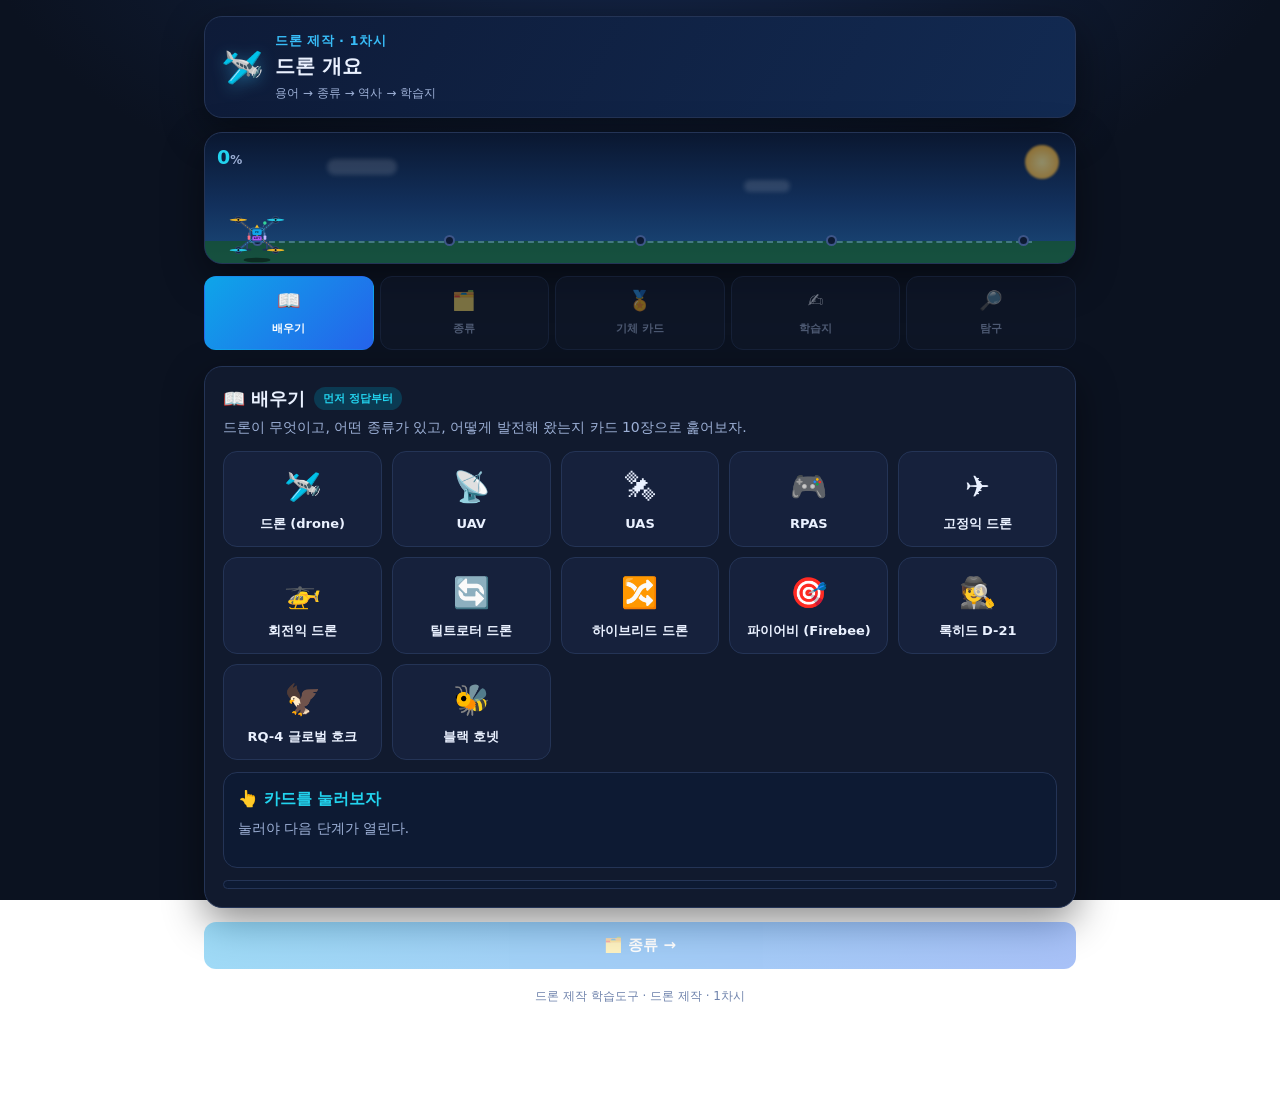
<file: 01-drone-overview.html>
<!DOCTYPE html>
<html lang="ko">
<head>
<meta charset="UTF-8">
<!-- 수업용 「모두 같은 문제」 — ?fix=1 로 열면 문제·보기 순서가 고정됩니다 -->
<script src="https://hongyul67-cpu.github.io/links/fixorder.js"></script>
<meta name="viewport" content="width=device-width, initial-scale=1.0, maximum-scale=1.0, user-scalable=no">
<title>1차시 · 드론 개요</title>
<link rel="stylesheet" href="lesson.css">
</head>
<body>
<script src="https://hongyul67-cpu.github.io/links/collector.js" data-tool="드론 제작 마스터"></script>
<script src="rc-part.js"></script>
<script src="https://hongyul67-cpu.github.io/links/rank.js" data-tool="드론 제작" data-pace="class"></script>
<script>
/* ── 랭킹전(공용 계급) + 생기부 키워드 ──
   · 랭킹: 같은 data-tool("드론 제작")을 쓰는 도구끼리 RP(랭크 포인트)가 하나로 쌓인다.
   · 생기부: 제출할 때 활동명·도전횟수·계급이 자동으로 얹혀 키워드·문장 초안이 만들어진다. */
(function(){
  var MODE_NAME = '드론 개요';
  var TRY_KEY   = 'try_드론';

  function bumpTry(m){
    var d={}; try{ d=JSON.parse(localStorage.getItem(TRY_KEY))||{}; }catch(e){}
    d[m]=(d[m]||0)+1;
    try{ localStorage.setItem(TRY_KEY, JSON.stringify(d)); }catch(e){}
    return d[m];
  }
  /* 오른쪽 아래에는 이미 다른 단추들이 산다 —
     fx.js 의 소리 토글(#fxSnd) 이다.
     그냥 두면 계급 배지가 그 위에 그대로 포개져 글자가 겹쳐 읽히지 않는다.
     붙어 있는 것들을 재서 그 위로 올린다(backbar.js 가 왼쪽 아래에서 쓰는 방식과 같다).
     두 단추가 fx.js 처럼 늦게 붙는 경우가 있어 load 뒤에 한 번 더 잰다. */
  function stackBadge(el){
    function place(){
      var up=10;
      ['#fxSnd'].forEach(function(s){
        var o=document.querySelector(s); if(!o) return;
        var r=o.getBoundingClientRect();
        if(r.height) up=Math.max(up, Math.round(window.innerHeight-r.top)+6);
      });
      el.style.bottom=up+'px';
    }
    place();
    setTimeout(place,0);
    window.addEventListener('load',place);
    window.addEventListener('resize',place);   /* 폰 회전·창 크기 바뀜 */
  }
  /* 도구마다 화면 구조가 달라, 계급은 화면 구석 배지로 공통 표시한다 */
  function paintBadge(){
    if(!window.Rank || !document.body) return;
    var el=document.getElementById('rk-badge');
    if(!el){
      el=document.createElement('div'); el.id='rk-badge';
      el.style.cssText='position:fixed;right:10px;bottom:10px;z-index:9998;'
        +'font-size:11.5px;opacity:.9;pointer-events:none';
      document.body.appendChild(el);
      stackBadge(el);
    }
    try{ el.innerHTML=Rank.badge(); }catch(e){}
  }
  window.RankKit = {
    mode: MODE_NAME,
    /* 채점이 끝난 지점에서 호출 — RP 정산 + 승급 연출 */
    award: function(pct, mode){
      if(!window.Rank) return null;
      var rk=null;
      try{ rk=Rank.award(pct, {mode: mode||MODE_NAME}); }catch(e){}
      paintBadge();
      if(rk && rk.tierUp && window.FX){
        try{ FX.banner({icon:rk.tierAfter.icon, title:rk.tierAfter.name+' 승급!',
                        sub:rk.after+' RP · '+rk.tierAfter.full, stars:3}); }catch(e){}
      }
      return rk;
    }
  };
  if(document.readyState==='loading') document.addEventListener('DOMContentLoaded', paintBadge);
  else paintBadge();

  /* 생기부 — 제출 payload 에 활동명·도전횟수·계급을 자동으로 붙인다 */
  var t=setInterval(function(){
    if(!window.ResultCollector) return;
    clearInterval(t);
    if(ResultCollector.__kit) return;
    ResultCollector.__kit=1;
    var orig=ResultCollector.open;
    ResultCollector.open=function(p){
      p=p||{};
      var m=p.mode||MODE_NAME;
      p.mode=m;
      if(p.retry===undefined) p.retry=bumpTry(m);
      if(p.tier===undefined && window.Rank){ try{ p.tier=Rank.get().tier.full; }catch(e){} }
      return orig.call(this,p);
    };
  }, 60);
})();
</script>
<script src="drone-anim.js"></script>
<script src="https://hongyul67-cpu.github.io/links/fx.js"></script>
<script src="https://hongyul67-cpu.github.io/links/fig.js"></script>
<script src="figs.js"></script>
<script src="lesson.js"></script>
<script>
Lesson.start({
 id:"01", logo:"🛩️",
 tag:"드론 제작 · 1차시", name:"드론 개요",
 sub:"용어 → 종류 → 역사 → 학습지",
 steps:[

 {key:"learn", ico:"📖", label:"배우기", type:"cards",
  intro:"드론이 무엇이고, 어떤 종류가 있고, 어떻게 발전해 왔는지 카드 10장으로 훑어보자.",
  data:[
   {i:"🛩️", n:"드론 (drone)", d:[
     "조종사가 <b>타지 않고</b> 원격 조종으로 유도하는 항공기나 비행체.",
     "원래 뜻은 <b>수벌</b>. 벌이 윙윙거리는 소리에서 왔다.",
     "군함의 <b>대공포 사격 훈련에서 표적</b>으로 쓰인 원격 조종 무인항공기를 가리키던 말이 굳어졌다.",
     "지금은 사물인터넷(IoT)·디지털 트윈과 연결되며 발전 가능성이 계속 커지고 있다."]},
   {i:"📡", n:"UAV", d:[
     "Unmanned Aerial Vehicle — <b>무인 항공기</b>.",
     "사람이 타지 않는 <b>비행체 그 자체</b>를 가리킨다.",
     "가장 널리 쓰이는 공식 용어다."]},
   {i:"🛰", n:"UAS", d:[
     "Unmanned Aerial System — <b>무인 항공기 시스템</b>.",
     "비행체만이 아니라 <b>지상통제소·통신 장비·조종자까지 묶은 전체 시스템</b>을 뜻한다.",
     "드론 하나만으로는 임무를 못 하기 때문에 시스템으로 보는 관점이다."]},
   {i:"🎮", n:"RPAS", d:[
     "Remotely Piloted Aircraft System — <b>원격 조종 항공기 시스템</b>.",
     "<b>사람이 원격으로 조종한다</b>는 점을 분명히 하는 용어다.",
     "국제민간항공기구(ICAO)에서 쓰는 표현이다."]},
   {i:"✈️", n:"고정익 드론", d:[
     "날개가 <b>고정</b>되어 있고, 앞으로 나아가며 날개에서 양력을 얻는다.",
     "장점: <b>멀리·오래·빠르게</b> 난다. 넓은 지역 측량·감시에 유리.",
     "단점: <b>제자리에 멈출 수 없고</b>, 이착륙에 활주로나 발사 장치가 필요하다."]},
   {i:"🚁", n:"회전익 드론", d:[
     "프로펠러(로터)를 돌려 양력을 얻는다. 프로펠러가 4개면 <b>쿼드콥터</b>.",
     "장점: <b>수직 이착륙</b>과 <b>호버링(제자리 정지)</b>이 된다. 좁은 곳에서도 뜬다.",
     "단점: 에너지를 많이 써서 <b>체공 시간이 짧다</b>.",
     "우리가 만드는 <b>멀티콥터</b>가 바로 이 종류다."]},
   {i:"🔄", n:"틸트로터 드론", d:[
     "로터(프로펠러)를 <b>기울일 수 있다</b>.",
     "이착륙할 때는 로터를 위로 세워 <b>회전익처럼</b>, 순항할 때는 앞으로 눕혀 <b>고정익처럼</b> 난다.",
     "두 방식의 장점을 합쳤지만 <b>구조가 복잡하고 비싸다</b>."]},
   {i:"🔀", n:"하이브리드 드론", d:[
     "고정익 날개에 <b>수직 이착륙용 로터를 따로</b> 달았다.",
     "로터는 뜨고 내릴 때만 쓰고, 순항은 날개와 추진 프로펠러로 한다.",
     "틸트로터보다 구조가 단순해 실제 산업용으로 많이 쓴다."]},
   {i:"🎯", n:"파이어비 (Firebee)", d:[
     "<b>드론의 효시</b>로 불린다.",
     "1950년대 미국이 <b>표적용</b>으로 쓰던 무인항공기를 <b>제트 추진 정찰용</b>으로 개발했다.",
     "<b>베트남전</b>에서 정찰용으로 사용하기 시작했다."]},
   {i:"🕵️", n:"록히드 D-21", d:[
     "<b>마하 3 이상</b>의 초음속 정찰 드론.",
     "1960년 5월 1일 미국의 <b>U-2 고고도 유인 정찰기가 소련 상공에서 격추</b>된 사건이 계기.",
     "유인 정찰기가 하기 어려운 임무를 <b>대행</b>하기 위해 1962년에 개발됐다."]},
   {i:"🦅", n:"RQ-4 글로벌 호크", d:[
     "최대 중량 <b>14.6t</b>, 순항 속도 <b>570km/h</b>.",
     "<b>32시간 이상</b> 장시간 체공해 하루 만에 한반도 절반 크기를 감시한다.",
     "최고 <b>1만 8,000m</b> 고공에서 정밀 감시가 가능하다."]},
   {i:"🐝", n:"블랙 호넷", d:[
     "길이 <b>16cm</b>, 카메라 포함 무게 <b>18g</b>의 초소형·초경량 드론.",
     "약 <b>25분</b> 비행한다.",
     "적의 <b>위치</b>와 <b>시설물 위치 파악</b> 등 정찰용으로 쓴다."]}
  ]},

 {key:"kind", ico:"🗂️", label:"종류", type:"sort",
  intro:"각 설명이 어떤 드론의 특징인지 알맞은 통에 넣자.",
  hint:"💡 <b>고정익</b>=멀리·오래 / <b>회전익</b>=제자리·좁은 곳 / <b>틸트로터</b>=로터를 기울임 / <b>하이브리드</b>=날개+수직 로터를 따로",
  data:{
   bins:["고정익","회전익","틸트로터","하이브리드"],
   items:[
    {t:"날개가 고정되어 있고 앞으로 나아가며 양력을 얻는다", bin:"고정익"},
    {t:"이착륙에 활주로나 발사 장치가 필요하다", bin:"고정익"},
    {t:"수직 이착륙과 호버링(제자리 정지)이 된다", bin:"회전익"},
    {t:"쿼드콥터·멀티콥터가 여기에 속한다", bin:"회전익"},
    {t:"에너지를 많이 써서 체공 시간이 짧다", bin:"회전익"},
    {t:"로터를 세웠다 눕혔다 하며 두 방식을 오간다", bin:"틸트로터"},
    {t:"고정익 날개에 수직 이착륙용 로터를 따로 달았다", bin:"하이브리드"}
   ]}},

 {key:"hist", ico:"🏅", label:"기체 카드", type:"match",
  intro:"역사에 남은 드론들이다. 기체와 설명을 연결하자.",
  hint:"💡 <b>14.6t·570km/h·32시간</b>이면 글로벌 호크, <b>16cm·18g</b>이면 블랙 호넷. 숫자를 기억하면 시험에서 바로 풀린다.",
  data:[
   {k:"파이어비",       a:"1950년대 미국이 표적용을 정찰용으로 개발 — 베트남전에서 사용한 드론의 효시"},
   {k:"록히드 D-21",    a:"마하 3 이상의 초음속 정찰 드론 — U-2 격추 사건을 계기로 1962년 개발"},
   {k:"RQ-4 글로벌 호크", a:"최대 중량 14.6t · 순항 570km/h · 32시간 이상 체공 · 1만 8,000m 고공 감시"},
   {k:"블랙 호넷",      a:"길이 16cm · 카메라 포함 18g · 약 25분 비행하는 초소형 정찰 드론"},
   {k:"MQ-1 프레데터",  a:"최대 이륙 중량 1톤 · 100kg 무장이 가능한 중고도 무장 드론"}
  ]},

 {key:"quiz", ico:"✍️", label:"학습지", type:"quiz",
  intro:"12문제다. 다 풀고 <b>채점하기</b>를 누르자.",
  data:[
  {q:"조종사가 탑승하지 않고 원격 조종으로 유도하는 항공기나 비행체를 무엇이라 하는가?",
   a:["드론","글라이더","헬리콥터","여객기"], c:0,
   x:"원래 '수벌'이라는 뜻으로, 대공포 훈련 표적에서 유래했다."},
  {q:"UAV를 우리말로 옮기면?",
   a:["무인 항공기","유인 항공기","회전익 항공기","초경량 비행장치"], c:0,
   x:"Unmanned Aerial Vehicle — 사람이 타지 않는 비행체 그 자체."},
  {q:"비행체뿐 아니라 지상통제소·통신 장비까지 묶은 '시스템 전체'를 뜻하는 약자는?",
   a:["UAS","UAV","FC","ESC"], c:0,
   x:"Unmanned Aerial System. 드론은 기체만으로 임무를 수행할 수 없다."},
  {q:"'사람이 원격으로 조종한다'는 점을 분명히 하는 용어는?",
   a:["RPAS","UAV","GPS","PWM"], c:0,
   x:"Remotely Piloted Aircraft System — 원격 조종 항공기 시스템."},
  {q:"수직 이착륙과 호버링이 가능한 드론은?",
   a:["회전익 드론","고정익 드론","글라이더","비행선"], c:0,
   x:"프로펠러를 돌려 양력을 얻으므로 제자리에서 뜨고 멈출 수 있다."},
  {q:"멀리·오래 날 수 있지만 제자리에 멈출 수 없는 드론은?",
   a:["고정익 드론","회전익 드론","쿼드콥터","멀티콥터"], c:0,
   x:"앞으로 나아가야 날개에서 양력이 생기기 때문이다."},
  {q:"로터를 기울여 이착륙은 회전익처럼, 순항은 고정익처럼 나는 드론은?",
   a:["틸트로터 드론","하이브리드 드론","고정익 드론","회전익 드론"], c:0,
   x:"두 방식의 장점을 합쳤지만 구조가 복잡하다."},
  {q:"드론의 효시로 불리며 베트남전에서 정찰용으로 쓰인 기체는?",
   a:["파이어비","록히드 D-21","글로벌 호크","블랙 호넷"], c:0,
   x:"표적용으로 쓰던 것을 제트 추진 정찰용으로 개발했다."},
  {q:"최대 중량 14.6t, 순항 속도 570km/h로 32시간 이상 체공하며 1만 8,000m 고공에서 정밀 감시하는 드론은?",
   a:["RQ-4 글로벌 호크","블랙 호넷","파이어비","록히드 D-21"], c:0,
   x:"하루 만에 한반도 절반 크기를 감시할 수 있다."},
  {q:"길이 16cm, 카메라 포함 무게 18g, 약 25분 비행하는 초소형 정찰 드론은?",
   a:["블랙 호넷","파이어비","MQ-1 프레데터","록히드 D-21"], c:0,
   x:"적의 위치와 시설물 위치를 파악하는 정찰용이다."},
  {q:"마하 3 이상으로 나는 초음속 정찰 드론으로, U-2 격추 사건을 계기로 개발된 것은?",
   a:["록히드 D-21","RQ-4","파이어비","블랙 호넷"], c:0,
   x:"유인 정찰기가 하기 어려운 임무를 대행하려고 1962년에 개발됐다."},
  {q:"인공지능을 활용한 드론 기술로 볼 수 없는 것은?",
   a:["사람이 조종간을 잡고 처음부터 끝까지 수동으로 비행하는 것","주변 환경과 장애물을 감지해 실시간으로 최적 경로를 설정","딥러닝으로 특정 사물을 인식해 추적·모니터링","농작물 상태를 분석해 물·비료 사용량을 조정"], c:0,
   x:"나머지 셋은 모두 AI 드론 기술이다. 수동 비행은 AI와 관계가 없다."}
 ]},

 {key:"probe", ico:"🔎", label:"탐구", type:"probe",
  topic:"관심 있는 드론(또는 무인기)을 <b>하나</b> 골라, 어떤 종류이고 어디에 어떻게 쓰이는지 조사해 보자.",
  keywords:["드론 이름 + 스펙","드론 활용 분야","산업용 드론","군용 드론","고정익 vs 회전익"],
  fields:[
   {k:"name",   label:"조사한 기체 (이름·제조사)", tip:"예) DJI Mavic 3 · DJI", min:6, short:true},
   {k:"type",   label:"어떤 종류인가 (고정익/회전익/틸트로터/하이브리드)와 그 근거", tip:"왜 그 종류라고 생각했는지도 함께", min:20},
   {k:"use",    label:"어디에 어떻게 쓰이나 (활용 분야)", tip:"촬영·측량·농업·군사·배송 등 실제 쓰임", min:25},
   {k:"feature",label:"이 기체의 특징·장점", tip:"크기·비행시간·특별한 기능 등", min:20},
   {k:"learned",label:"조사하며 새로 알게 된 점", tip:"몰랐던 것, '왜 그런지'까지 쓰면 좋다", min:25},
   {k:"src",    label:"참고한 자료(출처)", tip:"웹사이트 주소나 책 이름", min:4, short:true}
  ]}
]});
</script>
<!-- 공용 기록 초기화 (교실 공용 PC용) -->
<script src="https://hongyul67-cpu.github.io/links/reset.js"></script>
<script src="https://hongyul67-cpu.github.io/links/backbar.js"></script>
</body>
</html>
</file>
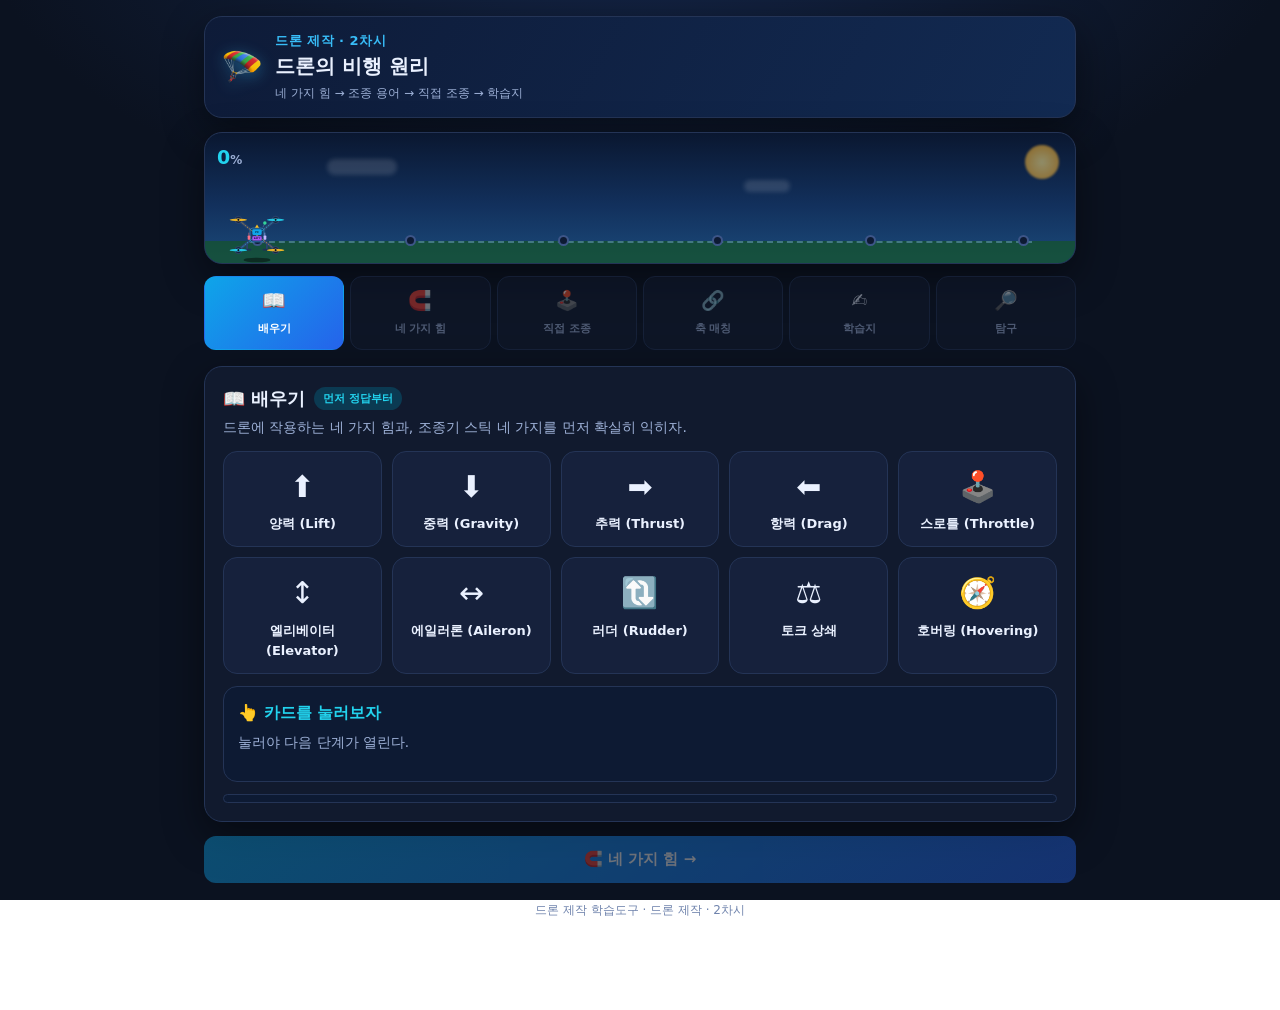
<file: 02-flight-principle.html>
<!DOCTYPE html>
<html lang="ko">
<head>
<meta charset="UTF-8">
<!-- 수업용 「모두 같은 문제」 — ?fix=1 로 열면 문제·보기 순서가 고정됩니다 -->
<script src="https://hongyul67-cpu.github.io/links/fixorder.js"></script>
<meta name="viewport" content="width=device-width, initial-scale=1.0, maximum-scale=1.0, user-scalable=no">
<title>2차시 · 드론의 비행 원리</title>
<link rel="stylesheet" href="lesson.css">
<style>
  /* 조종 실습 화면 */
  /* 넓은(데스크톱) 화면에서 정사각 arena가 너무 커져 드론이 화면 밖으로 나가던 문제:
     조종 영역 최대 폭을 제한해 드론과 조종 버튼이 한 화면에 들어오도록 한다 */
  .simwrap{display:grid;grid-template-columns:1fr 84px;gap:12px;margin:12px auto 0;max-width:440px}
  .arena{position:relative;aspect-ratio:1;border:1px solid var(--line);border-radius:16px;overflow:hidden;
    background:linear-gradient(0deg,rgba(56,189,248,.07) 1px,transparent 1px) 0 0/100% 12.5%,
               linear-gradient(90deg,rgba(56,189,248,.07) 1px,transparent 1px) 0 0/12.5% 100%,
               radial-gradient(circle at 50% 50%,#132a52,#0b1428)}
  .arena .pad{position:absolute;left:50%;top:50%;width:56px;height:56px;margin:-28px 0 0 -28px;
    border:2px dashed var(--gold);border-radius:50%;opacity:.5}
  .dsprite{position:absolute;width:74px;height:74px;margin:-37px 0 0 -37px;
    transition:left .5s ease,top .5s ease,transform .5s ease}
  /* DroneAnim이 #dsp 자신에 .dz(width:100%·margin:0 auto)를 붙여, 드론 창 폭이
     arena만큼 늘어나 오른쪽으로 삐져나가던 문제 수정. 같은 요소를 겨냥하는
     .dsprite.dz(우선순위 더 높음)로 74px 정사각·중심정렬을 되돌린다. */
  .dsprite.dz{width:74px;height:74px;max-width:none;aspect-ratio:auto;
    margin:-37px 0 0 -37px;overflow:visible}
  .dsprite svg{width:100%;height:100%;display:block}
  .dsprite .cap,.dsprite .shadow{display:none}
  .altbar{position:relative;background:#0d1a33;border:1px solid var(--line);border-radius:16px;overflow:hidden}
  .altfill{position:absolute;left:0;right:0;bottom:0;background:linear-gradient(0deg,#0ea5e9,#22d3ee);
    height:0;transition:height .5s ease}
  .altnum{position:absolute;left:0;right:0;top:8px;text-align:center;font-size:12px;font-weight:900;z-index:2}
  .ctrls{display:grid;grid-template-columns:repeat(2,1fr);gap:9px;margin-top:12px}
  .ctrl{background:#0d1a33;border:1px solid var(--line);border-radius:13px;padding:11px;text-align:left;
    color:var(--ink);font-size:13px;font-weight:800;cursor:pointer;font-family:inherit}
  .ctrl:hover{border-color:var(--brand)}
  .ctrl .cw{display:block;font-size:11px;color:var(--muted);font-weight:600;margin-top:2px}
  .ctrl.shake{animation:shk .4s}
  .mission{background:#3a2f10;border:1px solid #7c5b12;border-radius:13px;padding:12px 14px;
    font-size:14px;font-weight:800;color:#fde68a;margin-top:12px}
  .mission .mn{font-size:11.5px;color:#d6b45c;font-weight:700;display:block;margin-bottom:2px}
  /* 힘 4개 도해 */
  .forces{position:relative;width:100%;max-width:330px;aspect-ratio:1;margin:14px auto;
    background:radial-gradient(circle at 50% 50%,#16305c,#0d1a33);border:1px solid var(--line);border-radius:18px}
  .forces .fc{position:absolute;left:50%;top:50%;transform:translate(-50%,-50%);font-size:38px}
  .fslot{position:absolute;width:82px;height:40px;margin:-20px 0 0 -41px;border:2px dashed var(--line);
    border-radius:11px;display:grid;place-items:center;font-size:12px;font-weight:900;color:var(--muted);cursor:pointer}
  .fslot:hover{border-color:var(--brand)}
  .fslot.ok{border-style:solid;border-color:var(--good);background:#12402f;color:#a7f3d0}
  .fslot.shake{animation:shk .4s}
  .f-up{left:50%;top:14%} .f-dn{left:50%;top:86%} .f-fw{left:80%;top:50%} .f-bk{left:20%;top:50%}
  .farrow{position:absolute;color:var(--brand);font-size:20px}
  .a-up{left:50%;top:27%;transform:translateX(-50%)} .a-dn{left:50%;top:71%;transform:translateX(-50%)}
  .a-fw{left:67%;top:50%;transform:translateY(-50%)} .a-bk{left:29%;top:50%;transform:translateY(-50%)}
</style>
</head>
<body>
<script src="https://hongyul67-cpu.github.io/links/collector.js" data-tool="드론 제작 마스터"></script>
<script src="rc-part.js"></script>
<script src="https://hongyul67-cpu.github.io/links/rank.js" data-tool="드론 제작" data-pace="class"></script>
<script>
/* ── 랭킹전(공용 계급) + 생기부 키워드 ──
   · 랭킹: 같은 data-tool("드론 제작")을 쓰는 도구끼리 RP(랭크 포인트)가 하나로 쌓인다.
   · 생기부: 제출할 때 활동명·도전횟수·계급이 자동으로 얹혀 키워드·문장 초안이 만들어진다. */
(function(){
  var MODE_NAME = '드론 비행 원리';
  var TRY_KEY   = 'try_드론';

  function bumpTry(m){
    var d={}; try{ d=JSON.parse(localStorage.getItem(TRY_KEY))||{}; }catch(e){}
    d[m]=(d[m]||0)+1;
    try{ localStorage.setItem(TRY_KEY, JSON.stringify(d)); }catch(e){}
    return d[m];
  }
  /* 오른쪽 아래에는 이미 다른 단추들이 산다 —
     fx.js 의 소리 토글(#fxSnd) 이다.
     그냥 두면 계급 배지가 그 위에 그대로 포개져 글자가 겹쳐 읽히지 않는다.
     붙어 있는 것들을 재서 그 위로 올린다(backbar.js 가 왼쪽 아래에서 쓰는 방식과 같다).
     두 단추가 fx.js 처럼 늦게 붙는 경우가 있어 load 뒤에 한 번 더 잰다. */
  function stackBadge(el){
    function place(){
      var up=10;
      ['#fxSnd'].forEach(function(s){
        var o=document.querySelector(s); if(!o) return;
        var r=o.getBoundingClientRect();
        if(r.height) up=Math.max(up, Math.round(window.innerHeight-r.top)+6);
      });
      el.style.bottom=up+'px';
    }
    place();
    setTimeout(place,0);
    window.addEventListener('load',place);
    window.addEventListener('resize',place);   /* 폰 회전·창 크기 바뀜 */
  }
  /* 도구마다 화면 구조가 달라, 계급은 화면 구석 배지로 공통 표시한다 */
  function paintBadge(){
    if(!window.Rank || !document.body) return;
    var el=document.getElementById('rk-badge');
    if(!el){
      el=document.createElement('div'); el.id='rk-badge';
      el.style.cssText='position:fixed;right:10px;bottom:10px;z-index:9998;'
        +'font-size:11.5px;opacity:.9;pointer-events:none';
      document.body.appendChild(el);
      stackBadge(el);
    }
    try{ el.innerHTML=Rank.badge(); }catch(e){}
  }
  window.RankKit = {
    mode: MODE_NAME,
    /* 채점이 끝난 지점에서 호출 — RP 정산 + 승급 연출 */
    award: function(pct, mode){
      if(!window.Rank) return null;
      var rk=null;
      try{ rk=Rank.award(pct, {mode: mode||MODE_NAME}); }catch(e){}
      paintBadge();
      if(rk && rk.tierUp && window.FX){
        try{ FX.banner({icon:rk.tierAfter.icon, title:rk.tierAfter.name+' 승급!',
                        sub:rk.after+' RP · '+rk.tierAfter.full, stars:3}); }catch(e){}
      }
      return rk;
    }
  };
  if(document.readyState==='loading') document.addEventListener('DOMContentLoaded', paintBadge);
  else paintBadge();

  /* 생기부 — 제출 payload 에 활동명·도전횟수·계급을 자동으로 붙인다 */
  var t=setInterval(function(){
    if(!window.ResultCollector) return;
    clearInterval(t);
    if(ResultCollector.__kit) return;
    ResultCollector.__kit=1;
    var orig=ResultCollector.open;
    ResultCollector.open=function(p){
      p=p||{};
      var m=p.mode||MODE_NAME;
      p.mode=m;
      if(p.retry===undefined) p.retry=bumpTry(m);
      if(p.tier===undefined && window.Rank){ try{ p.tier=Rank.get().tier.full; }catch(e){} }
      return orig.call(this,p);
    };
  }, 60);
})();
</script>
<script src="drone-anim.js"></script>
<script src="https://hongyul67-cpu.github.io/links/fx.js"></script>
<script src="https://hongyul67-cpu.github.io/links/fig.js"></script>
<script src="figs.js"></script>
<script src="lesson.js"></script>
<script>
Lesson.start({
 id:"02", logo:"🪂",
 tag:"드론 제작 · 2차시", name:"드론의 비행 원리",
 sub:"네 가지 힘 → 조종 용어 → 직접 조종 → 학습지",
 steps:[

 {key:"learn", ico:"📖", label:"배우기", type:"cards",
  intro:"드론에 작용하는 네 가지 힘과, 조종기 스틱 네 가지를 먼저 확실히 익히자.",
  data:[
   {i:"⬆️", n:"양력 (Lift)", d:[
     "드론을 <b>위로 들어 올리는</b> 힘. 프로펠러가 공기를 아래로 밀어내면서 생긴다.",
     "드론의 무게와 <b>반대</b> 방향으로 작용한다.",
     "양력이 <b>중력보다 커야</b> 드론이 <b>상승</b>한다. 같으면 제자리(호버링), 작으면 하강."]},
   {i:"⬇️", n:"중력 (Gravity)", d:[
     "드론의 <b>무게</b> 때문에 생기는 힘. 항상 <b>지구 중심(아래)</b>을 향한다.",
     "양력보다 중력이 <b>크면</b> 드론은 뜨지 못한다.",
     "그래서 프레임을 가볍게 만드는 <b>경량화</b>가 중요하다."]},
   {i:"➡️", n:"추력 (Thrust)", d:[
     "드론을 <b>앞으로 나아가게</b> 하는 힘. 프로펠러가 공기를 밀어내며 만든다.",
     "멀티콥터는 기체를 <b>기울여서</b> 양력의 일부를 앞 방향 추력으로 바꾼다.",
     "그래서 앞으로 가려면 기체가 앞으로 살짝 기운다."]},
   {i:"⬅️", n:"항력 (Drag)", d:[
     "추력과 <b>반대 방향</b>으로 작용하는 힘. 전진할 때 공기와 부딪히며 생기는 <b>저항</b>이다.",
     "항력이 추력보다 <b>크면</b> 드론은 앞으로 나아갈 수 없다.",
     "형상 저항·마찰 저항·간섭 저항·유도 항력으로 나눌 수 있다."]},
   {i:"🕹️", n:"스로틀 (Throttle)", d:[
     "모터 <b>속도</b>를 조절한다.",
     "올리면 모터가 <b>빠르게</b> 회전해 <b>상승</b>, 내리면 <b>하강</b>한다.",
     "조종기 <b>왼쪽 스틱 위아래</b>. 시동을 걸 때는 반드시 <b>맨 아래</b>로 내린다."]},
   {i:"↕️", n:"엘리베이터 (Elevator)", d:[
     "드론의 <b>피치(Pitch)</b> — 앞뒤로 기울어지는 각도 — 를 조절한다.",
     "앞으로 기울이면 <b>전진</b>, 뒤로 기울이면 <b>후진</b>한다.",
     "조종기 <b>오른쪽 스틱 위아래</b>."]},
   {i:"↔️", n:"에일러론 (Aileron)", d:[
     "드론의 <b>롤(Roll)</b> — 좌우로 기울어지는 각도 — 를 조절한다.",
     "오른쪽으로 기울이면 <b>오른쪽으로</b>, 왼쪽으로 기울이면 <b>왼쪽으로</b> 이동한다.",
     "조종기 <b>오른쪽 스틱 좌우</b>. 기수 방향은 그대로인 채 옆으로 미끄러진다."]},
   {i:"🔃", n:"러더 (Rudder)", d:[
     "드론의 <b>요(Yaw)</b> — 수직축을 중심으로 도는 각도 — 를 조절한다.",
     "제자리에서 <b>시계 방향 / 반시계 방향</b>으로 기수를 돌린다.",
     "조종기 <b>왼쪽 스틱 좌우</b>. 위치는 그대로, <b>바라보는 방향</b>만 바뀐다."]},
   {i:"⚖️", n:"토크 상쇄", d:[
     "프로펠러가 한 방향으로만 돌면 그 반작용으로 <b>기체가 반대로 돈다</b>.",
     "그래서 <b>대각선끼리 같은 방향</b>, 옆끼리는 반대 방향으로 돌게 만든다.",
     "이렇게 하면 회전하려는 힘이 서로 <b>상쇄</b>되어 기수가 제멋대로 돌지 않는다."]},
   {i:"🧭", n:"호버링 (Hovering)", d:[
     "제자리에 <b>가만히 떠 있는</b> 상태.",
     "<b>양력 = 중력</b>이 되는 지점이다. 스로틀이 대략 절반쯤일 때 만들어진다.",
     "바람이 불면 자세가 흐트러지므로 FC가 센서를 읽어 계속 보정해 준다."]}
  ]},

 {key:"force", ico:"🧲", label:"네 가지 힘", type:"custom",
  render:function(sec,api){
   var ANS={up:"양력",dn:"중력",fw:"추력",bk:"항력"};
   var card=api.el("div","card");
   card.appendChild(api.el("div","sectitle",'🧲 네 가지 힘 놓기 <span class="pill">힘 → 방향</span>'));
   card.appendChild(api.el("p","lead","아래에서 힘을 하나 고르고, 그 힘이 작용하는 방향의 빈칸을 누르자."));
   card.innerHTML += ''
    +'<div class="forces">'
    +  '<div class="fc">🚁</div>'
    +  '<div class="farrow a-up">↑</div><div class="farrow a-dn">↓</div>'
    +  '<div class="farrow a-fw">→</div><div class="farrow a-bk">←</div>'
    +  '<div class="fslot f-up" data-k="up">위쪽 ?</div>'
    +  '<div class="fslot f-dn" data-k="dn">아래쪽 ?</div>'
    +  '<div class="fslot f-fw" data-k="fw">앞쪽 ?</div>'
    +  '<div class="fslot f-bk" data-k="bk">뒤쪽 ?</div>'
    +'</div>'
    +'<div class="opts" id="fOpts"></div><div class="msg" id="m-force"></div>'
    +'<div class="hint">💡 <b>양력 &gt; 중력</b> → 상승, <b>양력 = 중력</b> → 호버링, <b>양력 &lt; 중력</b> → 하강.<br>'
    +'💡 <b>추력 &gt; 항력</b>이어야 앞으로 나아간다.</div>';
   sec.appendChild(card);
   var pick=null, left=4;
   api.shuffle(["양력","중력","추력","항력"]).forEach(function(v){
     var b=api.el("button","btn opt",v);
     b.addEventListener("click",function(){
       Array.prototype.forEach.call(card.querySelectorAll("#fOpts .opt"),function(o){o.classList.remove("sel")});
       b.classList.add("sel"); pick={v:v,b:b};
       api.say("#m-force","",v+" 선택 — 작용하는 방향을 누르세요");
     });
     card.querySelector("#fOpts").appendChild(b);
   });
   Array.prototype.forEach.call(card.querySelectorAll(".fslot"),function(s){
     s.addEventListener("click",function(){
       if(!pick){ api.say("#m-force","no","먼저 아래에서 힘을 고르세요"); return }
       if(s.classList.contains("ok")) return;
       if(ANS[s.dataset.k]===pick.v){
         s.classList.add("ok"); s.textContent=pick.v; pick.b.classList.add("used"); pick=null; left--;
         api.ok(s);
         api.say("#m-force","ok","맞다!"+(left?" 남은 힘 "+left+"개":""));
         if(left===0){ api.say("#m-force","ok","🎉 네 가지 힘을 모두 놓았다!"); api.done() }
       }else{
         api.bad(s);
         api.say("#m-force","no","그 방향이 아니다. 다시 생각해 보자.");
       }
     });
   });
   api.nav();
  }},

 {key:"stick", ico:"🕹️", label:"직접 조종", type:"custom",
  render:function(sec,api){
   var MIS=[
    {t:"드론을 <b>위로 올려</b> 보자",            k:"thr+", w:"스로틀을 올리면 모터가 빨라져 상승한다"},
    {t:"드론을 <b>앞으로</b> 나아가게 하자",       k:"ele+", w:"엘리베이터로 피치를 앞으로 기울이면 전진한다"},
    {t:"드론을 <b>뒤로</b> 물러나게 하자",         k:"ele-", w:"엘리베이터를 반대로 하면 후진한다"},
    {t:"기수는 그대로 두고 <b>오른쪽으로 이동</b>", k:"ail+", w:"에일러론으로 롤을 오른쪽으로 기울이면 옆으로 간다"},
    {t:"제자리에서 <b>왼쪽으로 90° 회전</b>",      k:"rud-", w:"러더는 위치는 그대로 두고 바라보는 방향만 바꾼다"},
    {t:"드론을 <b>착륙</b>시키자",                k:"thr-", w:"스로틀을 내리면 양력이 줄어 하강한다"}
   ];
   var BTN=[
    {k:"thr+", n:"스로틀 ▲", w:"왼쪽 스틱 위 · 모터 속도↑"},
    {k:"thr-", n:"스로틀 ▼", w:"왼쪽 스틱 아래 · 모터 속도↓"},
    {k:"ele+", n:"엘리베이터 ▲", w:"오른쪽 스틱 위 · 피치 앞으로"},
    {k:"ele-", n:"엘리베이터 ▼", w:"오른쪽 스틱 아래 · 피치 뒤로"},
    {k:"ail+", n:"에일러론 ▶", w:"오른쪽 스틱 오른쪽 · 롤 우측"},
    {k:"ail-", n:"에일러론 ◀", w:"오른쪽 스틱 왼쪽 · 롤 좌측"},
    {k:"rud+", n:"러더 ▶", w:"왼쪽 스틱 오른쪽 · 요 시계방향"},
    {k:"rud-", n:"러더 ◀", w:"왼쪽 스틱 왼쪽 · 요 반시계방향"}
   ];
   var card=api.el("div","card");
   card.innerHTML=''
    +'<div class="sectitle">🕹️ 직접 조종해 보기 <span class="pill">시키는 대로</span></div>'
    +'<p class="lead">위에 나오는 지시대로 <b>알맞은 조작</b>을 누르자. 맞으면 드론이 실제로 그렇게 움직인다.</p>'
    +'<div class="mission" id="mis"></div>'
    +'<div class="simwrap">'
    +  '<div class="arena" id="arena"><div class="pad"></div><div class="dsprite" id="dsp"></div></div>'
    +  '<div class="altbar"><div class="altnum" id="altnum">0.0m</div><div class="altfill" id="altfill"></div></div>'
    +'</div>'
    +'<div class="ctrls" id="ctrls"></div>'
    +'<div class="msg" id="m-stick"></div>'
    +'<div class="hint">💡 <b>러더</b>는 자리를 옮기지 않고 <b>바라보는 방향</b>만 바꾼다. <b>에일러론</b>은 방향은 그대로 둔 채 <b>옆으로</b> 미끄러진다. 이 둘을 헷갈리지 말자.</div>';
   sec.appendChild(card);

   var D=DroneAnim.mount(card.querySelector("#dsp"),{layout:"pixhawk",caption:""});
   ["frame","skid","batt","m1","m2","m3","m4","fc","wire","gps","tele","rx","p1","p2","p3","p4"]
     .forEach(function(p){ D.part(p,true) });
   var S={x:0,y:0,alt:0,hdg:0,mi:0};
   function draw(){
     var d=card.querySelector("#dsp");
     d.style.left=(50+S.x/5*40)+"%"; d.style.top=(50+S.y/5*40)+"%";
     d.style.transform="rotate("+S.hdg+"deg)";
     card.querySelector("#altfill").style.height=(S.alt/5*100)+"%";
     card.querySelector("#altnum").textContent=S.alt.toFixed(1)+"m";
     D.spin(S.alt>0.2?2:0);
   }
   function showMis(){
     var m=MIS[S.mi];
     card.querySelector("#mis").innerHTML = m
       ? '<span class="mn">미션 '+(S.mi+1)+' / '+MIS.length+'</span>'+m.t
       : '<span class="mn">완료</span>🎉 여섯 가지 조작을 모두 익혔다!';
   }
   draw(); showMis();
   BTN.forEach(function(b){
     var el=api.el("button","btn ctrl",b.n+'<span class="cw">'+b.w+'</span>');
     el.addEventListener("click",function(){
       var m=MIS[S.mi];
       if(!m) return;
       if(b.k!==m.k){
         api.bad(el);
         api.say("#m-stick","no","그 조작이 아니다. 지시를 다시 읽어 보자.");
         return;
       }
       var r=S.hdg*Math.PI/180;
       if(b.k==="thr+") S.alt=Math.min(5,S.alt+2);
       if(b.k==="thr-") S.alt=Math.max(0,S.alt-2.5);
       if(b.k==="ele+"){ S.x+=Math.sin(r)*2; S.y-=Math.cos(r)*2 }
       if(b.k==="ele-"){ S.x-=Math.sin(r)*2; S.y+=Math.cos(r)*2 }
       if(b.k==="ail+"){ S.x+=Math.cos(r)*2; S.y+=Math.sin(r)*2 }
       if(b.k==="ail-"){ S.x-=Math.cos(r)*2; S.y-=Math.sin(r)*2 }
       if(b.k==="rud+") S.hdg+=90;
       if(b.k==="rud-") S.hdg-=90;
       S.x=Math.max(-5,Math.min(5,S.x)); S.y=Math.max(-5,Math.min(5,S.y));
       S.mi++; draw(); showMis();
       api.ok(card.querySelector("#dsp"));
       api.say("#m-stick","ok","✅ "+m.w);
       if(S.mi>=MIS.length){ api.say("#m-stick","ok","🎉 조종 용어를 몸으로 익혔다!"); api.done() }
     });
     card.querySelector("#ctrls").appendChild(el);
   });
   api.nav();
  }},

 {key:"axis", ico:"🔗", label:"축 매칭", type:"match",
  intro:"조종기 용어 · 회전축 · 움직임을 연결하자.",
  hint:"💡 <b>롤=좌우 기울기</b>, <b>피치=앞뒤 기울기</b>, <b>요=제자리 회전</b>. 영어 이름과 함께 외우면 미션 플래너에서도 바로 보인다.",
  data:[
   {k:"스로틀",      a:"모터 속도를 바꿔 상승·하강시킨다"},
   {k:"엘리베이터",  a:"피치(앞뒤 기울기)를 조절해 전진·후진시킨다"},
   {k:"에일러론",    a:"롤(좌우 기울기)을 조절해 좌·우로 이동시킨다"},
   {k:"러더",        a:"요(수직축 회전)를 조절해 제자리에서 기수를 돌린다"},
   {k:"양력",        a:"드론을 위로 들어 올리는 힘 — 중력보다 커야 상승한다"},
   {k:"항력",        a:"추력과 반대로 작용하는 공기 저항"}
  ]},

 {key:"quiz", ico:"✍️", label:"학습지", type:"quiz",
  intro:"12문제다. 다 풀고 <b>채점하기</b>를 누르자.",
  data:[
  {q:"드론을 위로 들어 올리는 힘으로, 드론의 무게와 반대되는 힘은?",
   a:["양력","중력","추력","항력"], c:0, x:"프로펠러가 공기를 아래로 밀어내며 생긴다."},
  {q:"드론의 무게 때문에 생기며 항상 아래를 향하는 힘은?",
   a:["중력","양력","추력","항력"], c:0, x:"양력보다 중력이 크면 드론은 뜨지 못한다."},
  {q:"항력과 반대 방향으로 작용해 드론을 앞으로 나아가게 하는 힘은?",
   a:["추력","양력","중력","마찰력"], c:0, x:"멀티콥터는 기체를 기울여 양력의 일부를 추력으로 쓴다."},
  {q:"드론이 전진할 때 공기와 부딪혀 생기는 저항은?",
   a:["항력","추력","양력","중력"], c:0, x:"항력이 추력보다 크면 앞으로 나아갈 수 없다."},
  {q:"드론이 제자리에 가만히 떠 있으려면 어떤 조건이어야 하는가?",
   a:["양력 = 중력","양력 > 중력","양력 < 중력","추력 = 0"], c:0, x:"두 힘이 같아지는 지점이 호버링이다."},
  {q:"모터 속도를 조절해 드론을 상승·하강시키는 조종기 용어는?",
   a:["스로틀","엘리베이터","에일러론","러더"], c:0, x:"조종기 왼쪽 스틱 위아래다."},
  {q:"드론의 피치(앞뒤 기울기)를 조절해 전진·후진시키는 것은?",
   a:["엘리베이터","에일러론","러더","스로틀"], c:0, x:"오른쪽 스틱 위아래다."},
  {q:"드론의 롤(좌우 기울기)을 조절해 좌·우로 이동시키는 것은?",
   a:["에일러론","엘리베이터","러더","스로틀"], c:0, x:"오른쪽 스틱 좌우다. 기수 방향은 그대로다."},
  {q:"제자리에서 기수를 시계·반시계 방향으로 돌리는 조종기 용어는?",
   a:["러더","에일러론","엘리베이터","스로틀"], c:0, x:"수직축 회전을 요(Yaw)라고 한다."},
  {q:"프로펠러를 대각선끼리 같은 방향으로 돌리는 이유는?",
   a:["회전하려는 토크를 서로 상쇄해 기수가 제멋대로 돌지 않게 하려고",
      "양력을 두 배로 키우려고","배터리를 아끼려고","소리를 줄이려고"], c:0,
   x:"한 방향으로만 돌면 반작용으로 기체가 반대로 돌아 버린다."},
  {q:"드론이 앞으로 나아갈 때 기체는 어떻게 되는가?",
   a:["앞으로 살짝 기운다","뒤로 눕는다","기울지 않고 그대로다","옆으로 기운다"], c:0,
   x:"기울여야 양력의 일부가 앞 방향 추력이 된다."},
  {q:"프레임을 가볍게 만드는 경량화가 중요한 이유로 가장 알맞은 것은?",
   a:["중력이 줄어 같은 양력으로도 더 잘 뜨고 오래 날 수 있어서",
      "색깔이 예뻐져서","프로펠러가 커져서","GPS가 잘 잡혀서"], c:0,
   x:"양력이 중력보다 커야 뜬다. 무게를 줄이면 그만큼 유리하다."}
 ]},

 {key:"probe", ico:"🔎", label:"탐구", type:"probe",
  topic:"드론이 어떻게 뜨고 나아가는지, 실제 드론이나 비행 <b>영상·자료</b>를 찾아 네 가지 힘과 조종으로 설명해 보자.",
  keywords:["드론 비행 원리","양력 원리","드론 조종 방법","쿼드콥터 원리","드론 호버링"],
  fields:[
   {k:"subject",label:"조사 대상 (어떤 드론·영상·자료)", tip:"예) DJI 미니 시험비행 영상", min:6, short:true},
   {k:"lift",   label:"양력과 중력 — 어떻게 뜨고 균형을 잡나", tip:"프로펠러·무게와 연결해서", min:25},
   {k:"move",   label:"추력과 항력 — 어떻게 앞으로 가고 멈추나", tip:"기체를 기울이는 것과 연결해서", min:25},
   {k:"control",label:"조종 — 스로틀·엘리베이터·에일러론·러더 중 관찰한 것", tip:"어떤 스틱으로 무엇을 했는지", min:25},
   {k:"learned",label:"조사하며 새로 알게 된 점", tip:"몰랐던 것, '왜 그런지'까지", min:25},
   {k:"src",    label:"참고한 자료(출처)", tip:"웹사이트 주소나 영상 제목", min:4, short:true}
  ]}
]});
</script>
<!-- 공용 기록 초기화 (교실 공용 PC용) -->
<script src="https://hongyul67-cpu.github.io/links/reset.js"></script>
<script src="https://hongyul67-cpu.github.io/links/backbar.js"></script>
</body>
</html>
</file>
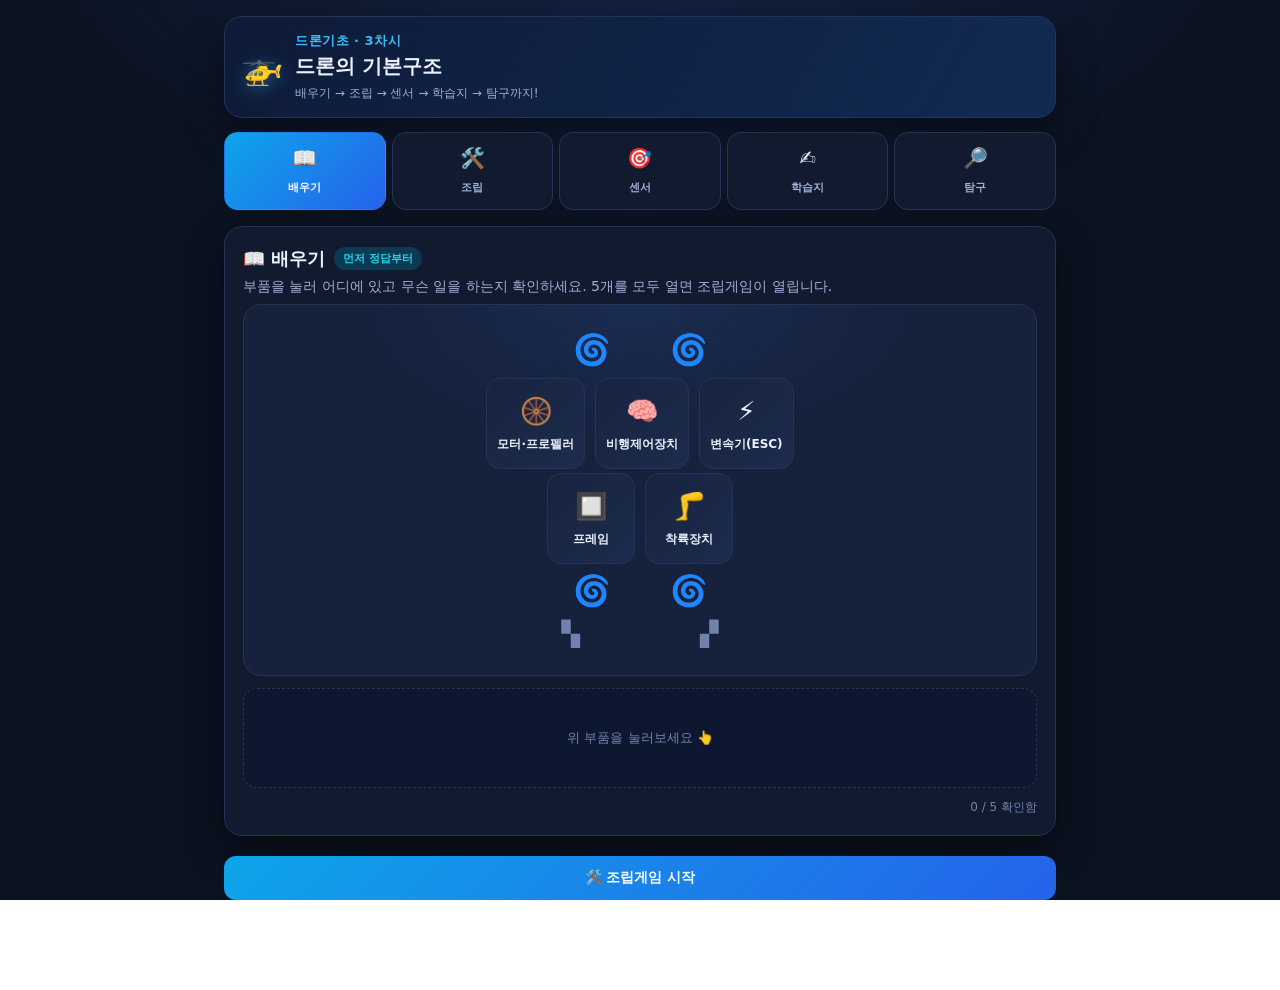
<file: 03-drone-structure.html>
<!DOCTYPE html>
<html lang="ko">
<head>
<meta charset="UTF-8">
<!-- 수업용 「모두 같은 문제」 — ?fix=1 로 열면 문제·보기 순서가 고정됩니다 -->
<script src="https://hongyul67-cpu.github.io/links/fixorder.js"></script>
<meta name="viewport" content="width=device-width, initial-scale=1.0, maximum-scale=1.0, user-scalable=no">
<title>드론의 기본구조 · 드론 제작</title>
<style>
  :root{
    --bg:#0b1220; --panel:#111a2e; --panel2:#16213c; --line:#243456;
    --ink:#eaf1ff; --sub:#9db0d6; --muted:#6f83ac;
    --brand:#38bdf8; --brand2:#22d3ee; --good:#34d399; --bad:#fb7185;
    --gold:#fbbf24; --violet:#a78bfa;
    --shadow:0 14px 40px rgba(0,0,0,.45);
  }
  *{box-sizing:border-box}
  html,body{margin:0;padding:0}
  body{
    background:radial-gradient(1200px 600px at 50% -10%, #14264a 0%, var(--bg) 55%) fixed;
    color:var(--ink); font-family:"Malgun Gothic",system-ui,"Segoe UI",Roboto,sans-serif;
    -webkit-tap-highlight-color:transparent; line-height:1.55;
  }
  .wrap{max-width:860px;margin:0 auto;padding:16px 14px 90px}
  h1,h2,h3{margin:0}
  .btn{cursor:pointer;border:0;border-radius:12px;font-weight:800;font-family:inherit}
  .btn:active{transform:translateY(1px)}

  /* ── 헤더 ── */
  header.top{
    display:flex;align-items:center;gap:12px;padding:14px 16px;margin-bottom:14px;
    background:linear-gradient(120deg,#0e1b38,#122a52);border:1px solid var(--line);
    border-radius:18px;box-shadow:var(--shadow)
  }
  .logo{font-size:34px;filter:drop-shadow(0 4px 8px rgba(56,189,248,.4))}
  header.top .t1{font-size:13px;color:var(--brand);font-weight:800;letter-spacing:.5px}
  header.top .t2{font-size:20px;font-weight:900}
  header.top .t3{font-size:12px;color:var(--sub);margin-top:2px}

  /* ── 진행 탭 ── */
  .steps{display:grid;grid-template-columns:repeat(5,1fr);gap:6px;margin-bottom:16px}
  .step{
    background:var(--panel);border:1px solid var(--line);border-radius:14px;
    padding:10px 3px;text-align:center;cursor:pointer;transition:.15s;position:relative;overflow:hidden
  }
  .step .ico{font-size:20px;display:block}
  .step .lb{font-size:11px;font-weight:800;color:var(--sub);margin-top:3px}
  .step.on{background:linear-gradient(135deg,#0ea5e9,#2563eb);border-color:transparent}
  .step.on .lb{color:#fff}
  .step.done::after{content:"✓";position:absolute;top:5px;right:7px;color:var(--good);font-weight:900;font-size:13px}

  section.panel{display:none;animation:fade .25s ease}
  section.panel.show{display:block}
  @keyframes fade{from{opacity:0;transform:translateY(6px)}to{opacity:1;transform:none}}

  .card{background:var(--panel);border:1px solid var(--line);border-radius:18px;padding:18px;box-shadow:var(--shadow);margin-bottom:14px}
  .lead{font-size:14px;color:var(--sub);margin:4px 0 0}
  .sectitle{display:flex;align-items:center;gap:9px;font-size:18px;font-weight:900;margin-bottom:4px}
  .sectitle .pill{font-size:11px;background:#0b3a52;color:var(--brand2);padding:3px 9px;border-radius:999px;font-weight:800}

  /* ── 배우기: 드론 도해 ── */
  .drone-stage{position:relative;background:
      radial-gradient(400px 200px at 50% 0%, #1a2c52 0%, transparent 70%),
      var(--panel2);
    border:1px solid var(--line);border-radius:18px;padding:22px 10px;margin:6px 0 12px}
  .rotors{display:flex;justify-content:center;gap:60px;margin-bottom:2px}
  .rotor{font-size:30px;animation:spin 3.5s linear infinite}
  @keyframes spin{to{transform:rotate(360deg)}}
  .body-row{display:flex;justify-content:center;align-items:center;gap:10px;margin:4px 0}
  .part-chip{
    background:linear-gradient(135deg,#17233f,#1d2c4d);border:1px solid var(--line);
    border-radius:14px;padding:12px 10px;min-width:88px;text-align:center;cursor:pointer;transition:.15s
  }
  .part-chip:hover,.part-chip.sel{border-color:var(--brand);box-shadow:0 0 0 3px rgba(56,189,248,.18);transform:translateY(-2px)}
  .part-chip .e{font-size:26px;display:block}
  .part-chip .n{font-size:12px;font-weight:800;margin-top:3px}
  .legs{display:flex;justify-content:center;gap:120px;font-size:24px;margin-top:2px;color:var(--muted)}

  .info-box{background:#0d1830;border:1px dashed var(--line);border-radius:14px;padding:14px;min-height:96px}
  .info-box .ib-h{display:flex;align-items:center;gap:8px;font-size:16px;font-weight:900}
  .info-box .ib-tag{font-size:11px;background:#3b2f66;color:#c4b5fd;padding:2px 8px;border-radius:999px;font-weight:800}
  .info-box .ib-b{font-size:14px;color:var(--sub);margin-top:7px}
  .info-box .ib-empty{color:var(--muted);font-size:13px;display:flex;align-items:center;height:70px;justify-content:center}
  .learn-progress{font-size:12px;color:var(--muted);margin-top:10px;text-align:right}

  /* ── 게임 공통 HUD (fx.js가 그림) ── */
  .hud-fx{margin-bottom:10px}
  .mini-prog{font-size:12.5px;color:var(--sub);font-weight:700;text-align:right;margin-bottom:10px}
  .mini-prog b{color:var(--brand2);font-size:15px}

  /* ── 조립 게임 ── */
  .assemble-target{display:grid;grid-template-columns:1fr 1fr;gap:10px;margin-bottom:14px}
  .slot{
    background:#0d1830;border:2px dashed var(--line);border-radius:14px;padding:12px;min-height:70px;
    display:flex;flex-direction:column;justify-content:center;cursor:pointer;transition:.15s;text-align:center
  }
  .slot .role{font-size:12.5px;color:var(--sub);font-weight:700}
  .slot .hint{font-size:11px;color:var(--muted);margin-top:3px}
  .slot.ready{border-color:var(--brand);box-shadow:0 0 0 3px rgba(56,189,248,.15)}
  .slot.filled{border-style:solid;border-color:var(--good);background:linear-gradient(135deg,#0f2f27,#123a2d)}
  .slot.filled .role{color:#fff}
  .slot .placed{font-size:15px;font-weight:900;margin-bottom:2px}
  .slot .placed .pe{font-size:20px}
  .slot.wrong{animation:shake .35s}
  @keyframes shake{0%,100%{transform:translateX(0)}25%{transform:translateX(-6px)}75%{transform:translateX(6px)}}

  .tray{display:flex;flex-wrap:wrap;gap:8px;justify-content:center}
  .piece{
    background:linear-gradient(135deg,#1c2b4d,#22335c);border:1px solid var(--line);border-radius:14px;
    padding:10px 12px;text-align:center;cursor:pointer;transition:.15s;min-width:92px
  }
  .piece:hover{transform:translateY(-2px);border-color:var(--brand)}
  .piece.sel{border-color:var(--gold);box-shadow:0 0 0 3px rgba(251,191,36,.25);transform:translateY(-3px) scale(1.03)}
  .piece.used{opacity:.28;pointer-events:none;filter:grayscale(1)}
  .piece .pe{font-size:24px;display:block}
  .piece .pn{font-size:12.5px;font-weight:800;margin-top:2px}
  .helper{font-size:12.5px;color:var(--muted);text-align:center;margin:10px 0 4px;min-height:18px}

  /* ── 센서 매칭 ── */
  .match-wrap{display:grid;grid-template-columns:1fr 1fr;gap:14px}
  .mcol{display:flex;flex-direction:column;gap:8px}
  .mhead{font-size:12px;font-weight:800;color:var(--muted);text-align:center;margin-bottom:2px}
  .mitem{
    background:var(--panel2);border:1px solid var(--line);border-radius:12px;padding:11px 8px;
    cursor:pointer;transition:.15s;font-size:13px;font-weight:700;text-align:center
  }
  .mitem .me{font-size:20px;display:block}
  .mitem.sel{border-color:var(--gold);box-shadow:0 0 0 3px rgba(251,191,36,.22)}
  .mitem.matched{opacity:.4;pointer-events:none;border-color:var(--good)}
  .mitem.badflash{animation:shake .35s}

  /* ── 학습지 ── */
  .q{background:var(--panel2);border:1px solid var(--line);border-radius:14px;padding:14px;margin-bottom:12px}
  .q .qh{font-size:14.5px;font-weight:800;margin-bottom:10px}
  .q .qh b{color:var(--brand)}
  .opts{display:grid;gap:8px}
  .opt{
    background:#0d1830;border:1px solid var(--line);border-radius:11px;padding:11px 12px;
    cursor:pointer;font-size:14px;transition:.12s;display:flex;gap:9px;align-items:center
  }
  .opt .mk{width:22px;height:22px;border-radius:50%;border:2px solid var(--muted);flex:0 0 auto;display:flex;align-items:center;justify-content:center;font-size:12px;font-weight:900;color:var(--muted)}
  .opt:hover{border-color:var(--brand)}
  .opt.sel{border-color:var(--brand);background:#10233f}
  .opt.sel .mk{border-color:var(--brand);color:var(--brand)}
  .opt.correct{border-color:var(--good);background:#0f2f27}
  .opt.correct .mk{border-color:var(--good);background:var(--good);color:#04231a}
  .opt.wrong{border-color:var(--bad);background:#331722}
  .opt.wrong .mk{border-color:var(--bad);color:var(--bad)}
  .graded .opt{pointer-events:none}

  .bigbtn{display:block;width:100%;padding:15px;font-size:16px;background:linear-gradient(135deg,#0ea5e9,#2563eb);color:#fff;margin-top:6px}
  .bigbtn.gold{background:linear-gradient(135deg,#f59e0b,#f43f5e)}
  .bigbtn.ghost{background:var(--panel2);border:1px solid var(--line);color:var(--ink)}
  .bigbtn:disabled{opacity:.5;cursor:default}

  .result-banner{text-align:center;padding:18px;border-radius:16px;margin-bottom:14px;display:none}
  .result-banner.show{display:block;animation:pop .4s}
  @keyframes pop{0%{transform:scale(.8);opacity:0}100%{transform:scale(1);opacity:1}}
  .result-banner .big{font-size:40px;font-weight:900}
  .result-banner .sm{font-size:14px;color:var(--sub)}

  .nav-next{display:flex;gap:10px;margin-top:6px}
  .nav-next .btn{flex:1;padding:13px;font-size:14px}

  .toast{
    position:fixed;left:50%;bottom:22px;transform:translateX(-50%) translateY(30px);
    background:#0c1830;border:1px solid var(--brand);color:var(--ink);padding:11px 18px;border-radius:999px;
    font-weight:800;font-size:14px;box-shadow:var(--shadow);opacity:0;pointer-events:none;transition:.25s;z-index:99
  }
  .toast.show{opacity:1;transform:translateX(-50%) translateY(0)}
  .toast.good{border-color:var(--good)} .toast.bad{border-color:var(--bad)}

  /* ── 탐구보고서 ── */
  .guide{background:#0d1830;border:1px dashed var(--line);border-radius:14px;padding:13px 14px;margin:4px 0 14px;font-size:13px;color:var(--sub)}
  .guide .gh{font-weight:900;color:var(--brand2);margin-bottom:6px;font-size:13.5px}
  .guide .kw{display:flex;flex-wrap:wrap;gap:6px;margin-top:8px}
  .guide .kw span{font-size:11.5px;background:#132a4a;border:1px solid var(--line);color:var(--brand);padding:3px 9px;border-radius:99px;font-weight:700}
  .pf{margin-bottom:13px}
  .pf .pl{font-size:13.5px;font-weight:900;color:var(--ink);margin-bottom:3px}
  .pf .pl .req{color:var(--bad);font-size:11px;margin-left:4px}
  .pf .pt{font-size:12px;color:var(--muted);margin-bottom:6px}
  .pf input,.pf textarea{width:100%;background:#0d1830;border:1px solid var(--line);border-radius:11px;
    color:var(--ink);padding:11px 12px;font-size:14px;font-family:inherit;line-height:1.6}
  .pf textarea{min-height:84px;resize:vertical}
  .pf input:focus,.pf textarea:focus{outline:none;border-color:var(--brand);box-shadow:0 0 0 3px rgba(56,189,248,.14)}
  .pf .cnt{font-size:11.5px;color:var(--muted);text-align:right;margin-top:3px}
  .pf .cnt.ok{color:var(--good)}
  .savedtip{position:fixed;left:50%;bottom:18px;transform:translateX(-50%);background:#12402f;border:1px solid var(--good);
    color:#a7f3d0;padding:9px 18px;border-radius:99px;font-size:13px;font-weight:800;opacity:0;transition:.3s;pointer-events:none;z-index:50}
  .savedtip.show{opacity:1}
  .foot{text-align:center;color:var(--muted);font-size:12px;margin-top:18px}
</style>
</head>
<body>
<div class="wrap">

  <header class="top">
    <div class="logo">🚁</div>
    <div>
      <div class="t1">드론기초 · 3차시</div>
      <div class="t2">드론의 기본구조</div>
      <div class="t3">배우기 → 조립 → 센서 → 학습지 → 탐구까지!</div>
    </div>
  </header>

  <div class="steps">
    <div class="step on" data-go="learn"><span class="ico">📖</span><span class="lb">배우기</span></div>
    <div class="step" data-go="build"><span class="ico">🛠️</span><span class="lb">조립</span></div>
    <div class="step" data-go="sensor"><span class="ico">🎯</span><span class="lb">센서</span></div>
    <div class="step" data-go="quiz"><span class="ico">✍️</span><span class="lb">학습지</span></div>
    <div class="step" data-go="probe"><span class="ico">🔎</span><span class="lb">탐구</span></div>
  </div>

  <!-- ══════════ 1. 배우기 ══════════ -->
  <section class="panel show" id="p-learn">
    <div class="card">
      <div class="sectitle">📖 배우기 <span class="pill">먼저 정답부터</span></div>
      <p class="lead">부품을 눌러 어디에 있고 무슨 일을 하는지 확인하세요. 5개를 모두 열면 조립게임이 열립니다.</p>

      <div class="drone-stage">
        <div class="rotors"><span class="rotor">🌀</span><span class="rotor">🌀</span></div>
        <div class="body-row">
          <div class="part-chip" data-part="motor"><span class="e">🛞</span><span class="n">모터·프로펠러</span></div>
          <div class="part-chip" data-part="fc"><span class="e">🧠</span><span class="n">비행제어장치</span></div>
          <div class="part-chip" data-part="esc"><span class="e">⚡</span><span class="n">변속기(ESC)</span></div>
        </div>
        <div class="body-row">
          <div class="part-chip" data-part="frame"><span class="e">🔲</span><span class="n">프레임</span></div>
          <div class="part-chip" data-part="landing"><span class="e">🦵</span><span class="n">착륙장치</span></div>
        </div>
        <div class="rotors"><span class="rotor">🌀</span><span class="rotor">🌀</span></div>
        <div class="legs"><span>▚</span><span>▞</span></div>
      </div>

      <div class="info-box" id="learnInfo">
        <div class="ib-empty">위 부품을 눌러보세요 👆</div>
      </div>
      <div class="learn-progress" id="learnProg">0 / 5 확인함</div>
    </div>
    <div class="nav-next">
      <button class="btn bigbtn" data-go="build" id="toBuild">🛠️ 조립게임 시작</button>
    </div>
  </section>

  <!-- ══════════ 2. 조립 게임 ══════════ -->
  <section class="panel" id="p-build">
    <div class="card">
      <div class="sectitle">🛠️ 드론 조립하기 <span class="pill">탭 → 배치</span></div>
      <p class="lead">아래 부품을 하나 고른 뒤, 알맞은 자리를 누르세요. 연속으로 맞히면 콤보 보너스!</p>
      <div class="hud-fx" id="buildHud"></div>
      <div class="mini-prog">🔩 장착 <b id="bDone">0</b> / 5</div>

      <div class="assemble-target" id="slots"></div>
      <div class="helper" id="buildHelper">먼저 부품을 하나 고르세요.</div>
      <div class="tray" id="tray"></div>
    </div>
    <div class="nav-next">
      <button class="btn bigbtn ghost" data-go="learn">← 배우기</button>
      <button class="btn bigbtn" data-go="sensor" id="toSensor">🎯 센서게임 →</button>
    </div>
  </section>

  <!-- ══════════ 3. 센서 매칭 ══════════ -->
  <section class="panel" id="p-sensor">
    <div class="card">
      <div class="sectitle">🎯 센서 역할 맞추기 <span class="pill">왼쪽↔오른쪽</span></div>
      <p class="lead">FC 안의 센서들은 각자 다른 정보를 잰다! 센서와 역할을 연결하세요.</p>
      <div class="hud-fx" id="sensorHud"></div>
      <div class="mini-prog">🔗 연결 <b id="sDone">0</b> / 5</div>
      <div class="match-wrap">
        <div class="mcol"><div class="mhead">센서</div><div id="sensorCol"></div></div>
        <div class="mcol"><div class="mhead">하는 일</div><div id="roleCol"></div></div>
      </div>
      <div class="helper" id="sensorHelper">센서를 하나 누른 뒤, 하는 일을 누르세요.</div>
    </div>
    <div class="nav-next">
      <button class="btn bigbtn ghost" data-go="build">← 조립</button>
      <button class="btn bigbtn" data-go="quiz" id="toQuiz">✍️ 학습지 →</button>
    </div>
  </section>

  <!-- ══════════ 4. 학습지 ══════════ -->
  <section class="panel" id="p-quiz">
    <div class="card">
      <div class="sectitle">✍️ 학습지 (과제) <span class="pill">자동 채점</span></div>
      <p class="lead">12문제를 풀고 <b>채점</b>을 누르세요. 선생님께 결과를 제출할 수 있습니다.</p>

      <div class="result-banner" id="quizBanner">
        <div class="big" id="quizScore">0점</div>
        <div class="sm" id="quizSub"></div>
      </div>

      <div id="quizList"></div>

      <button class="btn bigbtn gold" id="gradeBtn">📝 채점하기</button>
      <div class="nav-next" id="afterGrade" style="display:none">
        <button class="btn bigbtn ghost" id="retryBtn">🔄 다시 풀기</button>
        <button class="btn bigbtn" id="submitBtn" style="display:none">📤 선생님께 제출</button>
      </div>
    </div>
    <div class="nav-next">
      <button class="btn bigbtn ghost" data-go="sensor">← 센서게임</button>
      <button class="btn bigbtn" data-go="probe">🔎 탐구보고서 →</button>
    </div>
  </section>

  <!-- ══════════ 5. 탐구보고서 ══════════ -->
  <section class="panel" id="p-probe">
    <div class="card">
      <div class="sectitle">🔎 탐구 보고서 <span class="pill">조사해서 쓰기</span></div>
      <p class="lead">시험이 아니에요! 관심 있는 드론을 <b>직접 찾아보고 조사</b>해서, 배운 기본구조로 정리해 봅니다.</p>

      <div class="guide">
        <div class="gh">📌 이번 과제</div>
        관심 있는 드론 <b>한 대</b>를 정해, 그 드론의 <b>기본 구조를 부품별로 조사</b>해 아래 칸을 채우세요.
        <div class="gh" style="margin-top:11px">🔍 이렇게 찾아보세요</div>
        검색창에 아래 같은 말을 넣어 보면 자료가 잘 나와요.
        <div class="kw">
          <span>드론 이름 + 스펙</span><span>쿼드콥터 구조</span><span>드론 FC 종류</span>
          <span>브러시리스 모터 Kv</span><span>리튬폴리머 배터리 mAh</span><span>드론 프레임 재질</span>
        </div>
      </div>

      <div id="probeFields"></div>

      <div class="helper" id="probeHelper">각 칸을 채우면 자동으로 임시저장돼요.</div>
      <button class="btn bigbtn gold" id="probeSubmit" style="display:none">📤 선생님께 제출</button>
      <button class="btn bigbtn ghost" id="probeClear" style="margin-top:8px">🗑️ 전부 지우기</button>
      <div class="helper" id="probeRcHint" style="margin-top:8px"></div>
    </div>
    <div class="nav-next">
      <button class="btn bigbtn ghost" data-go="quiz">← 학습지</button>
    </div>
    <div class="foot">드론기초 학습도구 · 3차시 드론의 기본구조</div>
  </section>

</div>
<div class="savedtip" id="savedTip">임시저장됨</div>

<div class="toast" id="toast"></div>

<!-- 결과 제출 위젯: ?rc=<선생님 시트주소> 링크로 열면 제출 버튼이 나타납니다 -->
<script src="https://hongyul67-cpu.github.io/links/collector.js" data-tool="드론 제작 마스터"></script>
<script src="rc-part.js"></script>

<script src="https://hongyul67-cpu.github.io/links/rank.js" data-tool="드론 제작" data-pace="class"></script>
<script>
/* ── 랭킹전(공용 계급) + 생기부 키워드 ──
   · 랭킹: 같은 data-tool("드론 제작")을 쓰는 도구끼리 RP(랭크 포인트)가 하나로 쌓인다.
   · 생기부: 제출할 때 활동명·도전횟수·계급이 자동으로 얹혀 키워드·문장 초안이 만들어진다. */
(function(){
  var MODE_NAME = '드론의 구성';
  var TRY_KEY   = 'try_드론';

  function bumpTry(m){
    var d={}; try{ d=JSON.parse(localStorage.getItem(TRY_KEY))||{}; }catch(e){}
    d[m]=(d[m]||0)+1;
    try{ localStorage.setItem(TRY_KEY, JSON.stringify(d)); }catch(e){}
    return d[m];
  }
  /* 오른쪽 아래에는 이미 다른 단추들이 산다 —
     fx.js 의 소리 토글(#fxSnd) 이다.
     그냥 두면 계급 배지가 그 위에 그대로 포개져 글자가 겹쳐 읽히지 않는다.
     붙어 있는 것들을 재서 그 위로 올린다(backbar.js 가 왼쪽 아래에서 쓰는 방식과 같다).
     두 단추가 fx.js 처럼 늦게 붙는 경우가 있어 load 뒤에 한 번 더 잰다. */
  function stackBadge(el){
    function place(){
      var up=10;
      ['#fxSnd'].forEach(function(s){
        var o=document.querySelector(s); if(!o) return;
        var r=o.getBoundingClientRect();
        if(r.height) up=Math.max(up, Math.round(window.innerHeight-r.top)+6);
      });
      el.style.bottom=up+'px';
    }
    place();
    setTimeout(place,0);
    window.addEventListener('load',place);
    window.addEventListener('resize',place);   /* 폰 회전·창 크기 바뀜 */
  }
  /* 도구마다 화면 구조가 달라, 계급은 화면 구석 배지로 공통 표시한다 */
  function paintBadge(){
    if(!window.Rank || !document.body) return;
    var el=document.getElementById('rk-badge');
    if(!el){
      el=document.createElement('div'); el.id='rk-badge';
      el.style.cssText='position:fixed;right:10px;bottom:10px;z-index:9998;'
        +'font-size:11.5px;opacity:.9;pointer-events:none';
      document.body.appendChild(el);
      stackBadge(el);
    }
    try{ el.innerHTML=Rank.badge(); }catch(e){}
  }
  window.RankKit = {
    mode: MODE_NAME,
    /* 채점이 끝난 지점에서 호출 — RP 정산 + 승급 연출 */
    award: function(pct, mode){
      if(!window.Rank) return null;
      var rk=null;
      try{ rk=Rank.award(pct, {mode: mode||MODE_NAME}); }catch(e){}
      paintBadge();
      if(rk && rk.tierUp && window.FX){
        try{ FX.banner({icon:rk.tierAfter.icon, title:rk.tierAfter.name+' 승급!',
                        sub:rk.after+' RP · '+rk.tierAfter.full, stars:3}); }catch(e){}
      }
      return rk;
    }
  };
  if(document.readyState==='loading') document.addEventListener('DOMContentLoaded', paintBadge);
  else paintBadge();

  /* 생기부 — 제출 payload 에 활동명·도전횟수·계급을 자동으로 붙인다 */
  var t=setInterval(function(){
    if(!window.ResultCollector) return;
    clearInterval(t);
    if(ResultCollector.__kit) return;
    ResultCollector.__kit=1;
    var orig=ResultCollector.open;
    ResultCollector.open=function(p){
      p=p||{};
      var m=p.mode||MODE_NAME;
      p.mode=m;
      if(p.retry===undefined) p.retry=bumpTry(m);
      if(p.tier===undefined && window.Rank){ try{ p.tier=Rank.get().tier.full; }catch(e){} }
      return orig.call(this,p);
    };
  }, 60);
})();
</script>
<script src="https://hongyul67-cpu.github.io/links/fig.js"></script>
<script src="figs.js"></script>
<script src="https://hongyul67-cpu.github.io/links/fx.js"></script>
<script>
(function(){
  "use strict";
  var $=function(s,r){return (r||document).querySelector(s)};
  var $$=function(s,r){return Array.prototype.slice.call((r||document).querySelectorAll(s))};
  var startTime=Date.now();

  /* ───────── 데이터 ───────── */
  var PARTS={
    frame:{e:"🔲",n:"프레임",tag:"뼈대",role:"드론의 <b>뼈대</b>에 해당하는 부분. 모든 부품이 여기에 장착됩니다."},
    motor:{e:"🛞",n:"모터·프로펠러",tag:"추진",role:"변속기·모터·프로펠러가 조합되어 <b>양력</b>을 일으키는 <b>추진(동력) 장치</b>입니다."},
    esc:{e:"⚡",n:"변속기(ESC)",tag:"전력제어",role:"전자변속기로서 모터의 <b>회전 속도</b>를 제어하는 전력 제어 전자회로. 매 순간 빠르게 회전속도를 바꿉니다."},
    fc:{e:"🧠",n:"비행제어장치(FC)",tag:"두뇌",role:"드론의 <b>두뇌</b>. CPU와 각종 센서가 내장되어 명령·센서 정보를 처리하고 각 장치를 <b>제어</b>합니다."},
    landing:{e:"🦵",n:"착륙장치",tag:"다리",role:"착륙할 때 드론과 <b>지면</b>이 맞닿는 <b>다리(랜딩기어)</b>입니다."}
  };
  var PART_KEYS=["frame","motor","esc","fc","landing"];

  var SENSORS=[
    {id:"baro",e:"🌡️",n:"기압 센서",role:"고도 측정 (기압 변화로)"},
    {id:"dist",e:"📡",n:"거리 측정 센서",role:"초음파·레이저로 거리 측정(실내·터널)"},
    {id:"gps", e:"🛰️",n:"GPS(위치)",role:"위성 삼각측량으로 위치 파악"},
    {id:"gyro",e:"🎯",n:"자이로·가속도",role:"기울기·회전으로 자세 파악"},
    {id:"mag", e:"🧭",n:"지자기 센서",role:"지구 자기장으로 진행 방향 인식"}
  ];

  var QUIZ=[
    {q:"드론의 <b>뼈대</b>에 해당하는 부분은?",o:["프레임","변속기(ESC)","착륙장치","프로펠러"],a:0},
    {q:"변속기·모터·프로펠러가 조합되어 <b>양력을 일으키는 추진 장치</b>는?",o:["착륙장치","모터와 프로펠러","비행제어장치","프레임"],a:1},
    {q:"변속기(ESC)가 제어하는 것은?",o:["배터리 용량","모터의 회전 속도","프로펠러 재질","GPS 신호"],a:1},
    {q:"드론의 <b>두뇌</b>에 해당하며 명령·센서정보를 처리하는 장치는?",o:["변속기(ESC)","프레임","비행제어장치(FC)","착륙장치"],a:2},
    {q:"착륙 시 드론과 <b>지면이 맞닿는</b> 부분은?",o:["프레임","착륙장치","모터","FC"],a:1},
    {q:"비행제어장치(FC)에 내장된 중앙 처리 장치는?",o:["ESC","CPU","GPS","배터리"],a:1},
    {q:"FC가 자세를 제어할 때 각 모터의 회전속도를 조절하려고 신호를 보내는 곳은?",o:["변속기(ESC)","수신기","프레임","착륙장치"],a:0},
    {q:"드론의 <b>고도</b>를 측정하는 센서는?",o:["지자기 센서","기압 센서","GPS","자이로 센서"],a:1},
    {q:"초음파나 레이저가 반사되어 돌아오는 시간으로 <b>물체와의 거리</b>를 재는 센서는?",o:["거리 측정 센서","기압 센서","지자기 센서","가속도 센서"],a:0},
    {q:"GPS의 위치 측정이 기반하고 있는 방식은?",o:["삼각측량","기압 변화","자기장 측정","도플러 효과"],a:0},
    {q:"드론의 <b>기울기·회전(자세)</b>을 측정하여 비행을 바로잡는 센서는?",o:["기압 센서","GPS","자이로 센서","거리 센서"],a:2},
    {q:"지구가 방출하는 자기장을 감지해 드론의 <b>진행 방향</b>을 인식하게 하는 센서는?",o:["지자기 센서","기압 센서","GPS","자이로 센서"],a:0}
  ];


  /* ───────── 공통 UI ───────── */
  var toastT;
  function toast(msg,kind){
    var t=$("#toast"); t.textContent=msg; t.className="toast show"+(kind?(" "+kind):"");
    clearTimeout(toastT); toastT=setTimeout(function(){t.className="toast"},1300);
  }
  // 클리어 축하는 fx.js의 FX.banner(별점) + 파티클로 처리한다.
  // fx.js HUD(점수·콤보·최고콤보)를 해당 게임 패널에 바인딩. 점수는 전 게임 누적.
  function bindHud(id){
    var el=$("#"+id); if(!el||!window.FX) return;
    FX.hud(el);
    var b=el.querySelector(".hb"); if(b) b.textContent=FX.best();
  }
  function go(name){
    $$(".panel").forEach(function(p){p.classList.remove("show")});
    $("#p-"+name).classList.add("show");
    $$(".step").forEach(function(s){s.classList.toggle("on",s.dataset.go===name)});
    if(name==="build") bindHud("buildHud");
    if(name==="sensor") bindHud("sensorHud");
    window.scrollTo({top:0,behavior:"smooth"});
  }
  $$("[data-go]").forEach(function(el){
    el.addEventListener("click",function(){
      if(el.disabled) {toast("앞 단계를 먼저 완료하세요","bad");return;}
      go(el.dataset.go);
    });
  });
  function markDone(name){ $$(".step").forEach(function(s){ if(s.dataset.go===name) s.classList.add("done"); }); }

  /* ───────── 1. 배우기 ───────── */
  var seen={};
  // 그림(figs.js) — 부품 칩 아래에 「그림으로 먼저 보기」, 칩을 누르면 설명 아래에 그 부품의 그림
  if(window.DroneFigs){
    var gf=DroneFigs.first(PART_KEYS.map(function(k){return PARTS[k].n}));
    if(gf) $("#learnInfo").insertAdjacentHTML("beforebegin",gf);
  }
  $$(".part-chip").forEach(function(chip){
    chip.addEventListener("click",function(){
      $$(".part-chip").forEach(function(c){c.classList.remove("sel")});
      chip.classList.add("sel");
      var p=PARTS[chip.dataset.part];
      $("#learnInfo").innerHTML=
        '<div class="ib-h">'+p.e+' '+p.n+' <span class="ib-tag">'+p.tag+'</span></div>'+
        '<div class="ib-b">'+p.role+'</div>'+(window.DroneFigs?DroneFigs.card(p.n):'');
      if(window.FX) FX.punch(chip);
      var fresh=!seen[chip.dataset.part];
      seen[chip.dataset.part]=true;
      var n=Object.keys(seen).length;
      $("#learnProg").textContent=n+" / 5 확인함";
      if(fresh && window.FX) FX.burst(chip,{color:"#38bdf8",n:7});
      if(n>=5){
        $("#toBuild").disabled=false; $("#toBuild").textContent="🛠️ 조립게임 시작!"; markDone("learn");
        if(window.FX) FX.banner({icon:"📖",title:"부품 5개 학습 완료!",sub:"이제 직접 <b>조립</b>해 볼까요?",stars:false,btn:"🛠️ 조립게임 시작 →",onClose:function(){ go("build") }});
      }
    });
  });

  /* ───────── 2. 조립 게임 ───────── */
  var SLOTS=[
    {key:"frame",role:"모든 부품이 붙는 뼈대",hint:"드론의 골격"},
    {key:"motor",role:"양력을 내는 추진 장치",hint:"돌아가며 뜬다"},
    {key:"esc",role:"모터 회전속도를 제어",hint:"전력 제어 회로"},
    {key:"fc",role:"명령·센서 처리 두뇌",hint:"CPU 내장"},
    {key:"landing",role:"지면에 닿는 다리",hint:"착륙 시"}
  ];
  var bDone=0,bMiss=0,selPiece=null,slotFilled={};
  function renderBuild(){
    var sc=$("#slots"); sc.innerHTML="";
    SLOTS.forEach(function(s){
      var d=document.createElement("div");
      d.className="slot"; d.dataset.key=s.key;
      d.innerHTML='<div class="role">'+s.role+'</div><div class="hint">'+s.hint+'</div>';
      d.addEventListener("click",function(){ placePiece(d,s.key); });
      sc.appendChild(d);
    });
    var tr=$("#tray"); tr.innerHTML="";
    // 섞기
    var order=PART_KEYS.slice();
    for(var i=order.length-1;i>0;i--){var j=(i*7+3)%(i+1);var t=order[i];order[i]=order[j];order[j]=t;}
    order.forEach(function(k){
      var p=PARTS[k];
      var d=document.createElement("div");
      d.className="piece"; d.dataset.key=k;
      d.innerHTML='<span class="pe">'+p.e+'</span><span class="pn">'+p.n+'</span>';
      d.addEventListener("click",function(){
        if(d.classList.contains("used"))return;
        $$(".piece").forEach(function(x){x.classList.remove("sel")});
        d.classList.add("sel"); selPiece=k;
        $("#buildHelper").textContent="'"+p.n+"' 선택됨 → 알맞은 자리를 누르세요";
      });
      tr.appendChild(d);
    });
  }
  function placePiece(slotEl,slotKey){
    if(slotFilled[slotKey])return;
    if(!selPiece){ toast("먼저 부품을 고르세요","bad"); return; }
    if(selPiece===slotKey){
      // 정답 — fx.js가 파티클·펀치·콤보배지·점수카운트업·소리를 처리
      slotFilled[slotKey]=true; bDone++;
      var p=PARTS[slotKey];
      slotEl.classList.add("filled");
      slotEl.innerHTML='<div class="placed"><span class="pe">'+p.e+'</span> '+p.n+'</div><div class="role">'+SLOTS.filter(function(s){return s.key===slotKey})[0].role+'</div>';
      $('.piece[data-key="'+slotKey+'"]').classList.add("used");
      $$(".piece").forEach(function(x){x.classList.remove("sel")}); selPiece=null;
      $("#bDone").textContent=bDone;
      if(window.FX) FX.ok(slotEl,{base:10,color:"#34d399"});
      $("#buildHelper").textContent=bDone<5?"좋아요! 다음 부품을 고르세요":"";
      if(bDone>=5) finishBuild();
    }else{
      // 오답 — 흔들림·붉은 플래시·콤보 끊김
      bMiss++;
      if(window.FX) FX.no(slotEl);
      $("#buildHelper").textContent="여긴 아니에요! 역할을 다시 읽어보세요";
    }
  }
  function finishBuild(){
    markDone("build"); $("#toSensor").disabled=false;
    $("#buildHelper").textContent="완성! 센서게임으로 넘어가세요 →";
    if(window.FX) FX.banner({
      icon:"🚁", title:"드론 조립 완성!",
      sub:"실수 "+bMiss+"번 · 누적 점수 <b>"+FX.score()+"점</b>",
      stars:FX.starsFor(bMiss),
      btn:"🎯 센서게임 →", onClose:function(){ go("sensor") }
    });
  }
  renderBuild();

  /* ───────── 3. 센서 매칭 ───────── */
  var sDone=0,sMiss=0,selSensor=null,matched={};
  function shuffle(a){a=a.slice();for(var i=a.length-1;i>0;i--){var j=(i*5+2)%(i+1);var t=a[i];a[i]=a[j];a[j]=t;}return a;}
  function renderSensor(){
    var sc=$("#sensorCol"); sc.innerHTML="";
    SENSORS.forEach(function(s){
      var d=document.createElement("div");
      d.className="mitem"; d.dataset.id=s.id;
      d.innerHTML='<span class="me">'+s.e+'</span>'+s.n;
      d.addEventListener("click",function(){
        if(d.classList.contains("matched"))return;
        $$("#sensorCol .mitem").forEach(function(x){x.classList.remove("sel")});
        d.classList.add("sel"); selSensor=s.id;
        $("#sensorHelper").textContent="'"+s.n+"'의 하는 일을 오른쪽에서 고르세요";
      });
      sc.appendChild(d);
    });
    var rc=$("#roleCol"); rc.innerHTML="";
    shuffle(SENSORS).forEach(function(s){
      var d=document.createElement("div");
      d.className="mitem"; d.dataset.id=s.id;
      d.textContent=s.role;
      d.addEventListener("click",function(){
        if(d.classList.contains("matched"))return;
        if(!selSensor){ toast("먼저 왼쪽 센서를 고르세요","bad"); return; }
        if(selSensor===s.id){
          matched[s.id]=true; sDone++;
          $$('#sensorCol .mitem[data-id="'+s.id+'"]').forEach(function(x){x.classList.add("matched");x.classList.remove("sel")});
          d.classList.add("matched"); selSensor=null;
          $("#sDone").textContent=sDone;
          if(window.FX) FX.ok(d,{base:10,color:"#22d3ee"});
          $("#sensorHelper").textContent=sDone<5?"좋아! 다음 센서를 연결하세요":"";
          if(sDone>=5) finishSensor();
        }else{
          sMiss++;
          if(window.FX) FX.no(d);
          $("#sensorHelper").textContent="다시 생각해봐요! 센서가 재는 정보를 떠올려요";
        }
      });
      rc.appendChild(d);
    });
  }
  function finishSensor(){
    markDone("sensor"); $("#toQuiz").disabled=false;
    $("#sensorHelper").textContent="완료! 학습지로 넘어가세요 →";
    if(window.FX) FX.banner({
      icon:"🛰️", title:"센서 5종 정복!",
      sub:"실수 "+sMiss+"번 · 누적 점수 <b>"+FX.score()+"점</b>",
      stars:FX.starsFor(sMiss),
      btn:"✍️ 학습지 →", onClose:function(){ go("quiz") }
    });
  }
  renderSensor();

  /* ───────── 4. 학습지 ───────── */
  var picked={}, graded=false;
  function renderQuiz(){
    var list=$("#quizList"); list.innerHTML="";
    QUIZ.forEach(function(item,qi){
      var q=document.createElement("div");
      q.className="q"; q.dataset.qi=qi;
      var opts=item.o.map(function(o,oi){
        var mark=String.fromCharCode(65+oi);
        return '<div class="opt" data-oi="'+oi+'"><span class="mk">'+mark+'</span><span>'+o+'</span></div>';
      }).join("");
      q.innerHTML='<div class="qh"><b>Q'+(qi+1)+'.</b> '+item.q+'</div><div class="opts">'+opts+'</div>';
      list.appendChild(q);
      $$(".opt",q).forEach(function(op){
        op.addEventListener("click",function(){
          if(graded)return;
          $$(".opt",q).forEach(function(x){x.classList.remove("sel")});
          op.classList.add("sel"); picked[qi]=parseInt(op.dataset.oi,10);
        });
      });
    });
  }
  renderQuiz();

  $("#gradeBtn").addEventListener("click",function(){
    var unanswered=[];
    for(var i=0;i<QUIZ.length;i++){ if(picked[i]===undefined) unanswered.push(i+1); }
    if(unanswered.length){ toast("아직 안 푼 문제: "+unanswered.join(", "),"bad"); return; }
    graded=true;
    var correct=0, wrong=[], wrongNote=[];
    $$(".q").forEach(function(q){
      var qi=parseInt(q.dataset.qi,10); q.classList.add("graded");
      var ans=QUIZ[qi].a, my=picked[qi];
      $$(".opt",q).forEach(function(op){
        var oi=parseInt(op.dataset.oi,10);
        if(oi===ans){ op.classList.add("correct"); if(my===ans && window.FX) FX.burst(op,{color:"#34d399",n:7}); }
        else if(oi===my) op.classList.add("wrong");
      });
      if(my===ans) correct++;
      else{
        wrong.push(qi+1);
        wrongNote.push({no:qi+1, q:QUIZ[qi].q, pick:QUIZ[qi].o[my], ans:QUIZ[qi].o[ans]});
      }
    });
    var score=Math.round(correct/QUIZ.length*100);
    window.__quizResult={mode:"드론 기본구조 — 퀴즈",
      score:score,correct:correct,total:QUIZ.length,
      wrong:(window.RCPart?RCPart.descs(wrongNote):wrong),
      durationSec:Math.round((Date.now()-startTime)/1000)};
    $("#quizScore").textContent=score+"점";
    $("#quizSub").textContent=correct+" / "+QUIZ.length+" 정답"+(wrong.length?(" · 틀린 문제: "+wrong.join(", ")):" · 만점! 🎉");
    $("#quizBanner").classList.add("show");
    $("#gradeBtn").style.display="none";
    $("#afterGrade").style.display="flex";
    markDone("quiz");
    // 제출 버튼은 ?rc= 링크가 아니어도 항상 보인다 (규약 §1 ③)
    var hasRC = window.ResultCollector && ResultCollector.config && ResultCollector.config.endpoint;
    $("#submitBtn").style.display="block";
    if(window.RCPart) RCPart.mount("#submitBtn", {
      id:"rcQuiz", className:"btn", label:"기본구조 퀴즈",
      part:"드론 기본구조 — 퀴즈", extra:["드론 부품의 역할 구분"],
      payload:function(){ return window.__quizResult || {} }
    });
    window.scrollTo({top:0,behavior:"smooth"});
    if(window.FX) FX.banner({
      icon: score>=90?"🏆":(score>=70?"🎉":"💪"),
      title: score+"점!",
      sub: correct+" / "+QUIZ.length+" 정답"+(wrong.length?" · 오답노트를 확인하세요":" · 완벽해요!")
           +"<br>아래 <b>선생님께 제출</b>도 잊지 마세요",
      stars: FX.starsFor(wrong.length),
      btn:"결과 보기", onClose:function(){ window.scrollTo({top:0,behavior:"smooth"}); }
    });
  });

  $("#retryBtn").addEventListener("click",function(){
    picked={}; graded=false; startTime=Date.now();
    $("#quizBanner").classList.remove("show");
    $("#afterGrade").style.display="none";
    $("#gradeBtn").style.display="block";
    renderQuiz();
    window.scrollTo({top:0,behavior:"smooth"});
  });



  /* ───────── 5. 탐구보고서 ───────── */
  var PROBE=[
    {k:"drone",  label:"조사한 드론 (이름·제조사·용도)", tip:"예) DJI Mavic 3 · DJI · 항공촬영용", min:8,  short:true},
    {k:"frame",  label:"프레임·착륙장치", tip:"기체 형태(쿼드/헥사 등)와 재질, 다리(착륙장치) 모양을 조사해 써요", min:25},
    {k:"drive",  label:"구동부 — 모터·프로펠러·변속기(ESC)", tip:"모터 종류, 프로펠러 날개 수, 변속기(ESC) 특징 등", min:25},
    {k:"control",label:"제어부 — 비행제어장치(FC)·센서", tip:"어떤 FC를 쓰는지, GPS·자이로 등 어떤 센서가 들어 있는지", min:25},
    {k:"learned",label:"조사하며 새로 알게 된 점", tip:"조사 전에는 몰랐던 것. '왜 그런지'까지 쓰면 더 좋아요", min:25},
    {k:"src",    label:"참고한 자료(출처)", tip:"사용한 웹사이트 주소나 책 이름", min:4, short:true}
  ];
  var PKEY="drone_probe_03_v1", pSaveT, probeDone=false;
  var hasRC = !!(window.ResultCollector && ResultCollector.config && ResultCollector.config.endpoint);

  function pEl(k){ return $("#pb_"+k); }
  function grow(t){ if(t.tagName==="TEXTAREA"){ t.style.height="auto"; t.style.height=Math.max(84,t.scrollHeight)+"px"; } }
  function allFilled(){ return PROBE.every(function(f){ var el=pEl(f.k); return el && el.value.trim().length>=f.min; }); }

  function renderProbe(){
    var box=$("#probeFields"); box.innerHTML="";
    PROBE.forEach(function(f){
      var el=document.createElement("div"); el.className="pf";
      var input=f.short?('<input id="pb_'+f.k+'" placeholder="여기에 쓰세요">')
                       :('<textarea id="pb_'+f.k+'" placeholder="여기에 쓰세요"></textarea>');
      el.innerHTML='<div class="pl">'+f.label+'<span class="req">*</span></div>'+
        '<div class="pt">'+f.tip+'</div>'+input+
        '<div class="cnt" id="pc_'+f.k+'">0자 (권장 '+f.min+'자 이상)</div>';
      box.appendChild(el);
      var t=pEl(f.k), c=$("#pc_"+f.k);
      t.addEventListener("input",function(){
        var n=t.value.trim().length, was=c.classList.contains("ok");
        c.textContent=n+"자 (권장 "+f.min+"자 이상)";
        c.className="cnt"+(n>=f.min?" ok":"");
        if(!was && n>=f.min && window.FX){ FX.burst(c,{color:"#34d399",n:7,dist:40}); FX.punch(c); FX.sound("up"); }
        grow(t); saveProbe();
        if(!probeDone && allFilled()){
          probeDone=true; markDone("probe");
          if(window.FX) FX.banner({icon:"🔎",title:"탐구 보고서 완성!",
            sub:"관심 드론의 기본구조를 잘 정리했어요.<br>아래 <b>제출</b> 버튼으로 선생님께 보내세요",
            stars:false, btn:"좋아요 👍", onClose:function(){ $("#probeSubmit").scrollIntoView({behavior:"smooth",block:"center"}); }});
        }
      });
    });
  }
  function saveProbe(){
    clearTimeout(pSaveT);
    pSaveT=setTimeout(function(){
      var d={}; PROBE.forEach(function(f){ var el=pEl(f.k); if(el) d[f.k]=el.value; });
      try{ localStorage.setItem(PKEY,JSON.stringify(d)); pFlash(); }catch(e){}
    },400);
  }
  function pFlash(){ var t=$("#savedTip"); if(!t)return; t.classList.add("show"); setTimeout(function(){t.classList.remove("show")},900); }
  function loadProbe(){
    var raw=null; try{ raw=localStorage.getItem(PKEY) }catch(e){}
    if(!raw) return;
    var d; try{ d=JSON.parse(raw) }catch(e){ return; }
    PROBE.forEach(function(f){
      var el=pEl(f.k); if(el && d[f.k]!=null){
        el.value=d[f.k];
        var n=el.value.trim().length, c=$("#pc_"+f.k);
        c.textContent=n+"자 (권장 "+f.min+"자 이상)"; c.className="cnt"+(n>=f.min?" ok":"");
        grow(el);
      }
    });
    if(allFilled()){ probeDone=true; markDone("probe"); }
  }

  renderProbe(); loadProbe();

  $("#probeSubmit").style.display="block";   // 제출 버튼은 항상 보인다 (규약 §1 ③)
  $("#probeSubmit").textContent="📤 [탐구보고서] 결과 제출";
  $("#probeRcHint").textContent = hasRC ? ""
    : "※ 지금 링크로는 제출이 되지 않아요. 선생님이 준 제출용 링크(?rc=…)로 열면 보낼 수 있어요. 작성은 지금 그대로 이어 가세요.";

  $("#probeSubmit").addEventListener("click",function(){
    var missing=PROBE.filter(function(f){ var el=pEl(f.k); return !el || el.value.trim().length < (f.short?3:15); });
    if(missing.length){
      $("#probeHelper").textContent="아직 덜 쓴 칸이 있어요: "+missing.map(function(f){return f.label.split(" ")[0]}).join(", ");
      toast("빈 칸을 채워 주세요","bad"); return;
    }
    var body=PROBE.map(function(f){ return "["+f.label+"] "+pEl(f.k).value.trim().replace(/\s+/g," "); }).join("  //  ");
    if(body.length>4000) body=body.slice(0,4000)+"…(줄임)";
    var filled=PROBE.filter(function(f){ return pEl(f.k).value.trim().length>0; }).length;
    /* 탐구보고서는 다 채워야 제출되므로 작성률(correct/total)이 늘 100%다.
       그래서 수준은 "얼마나 썼는지"(권장 분량 대비 글자 수)로 가른다 — rubric.json 의 measure:"score". */
    var wrote=PROBE.reduce(function(s,f){ var e=pEl(f.k); return s+(e?e.value.trim().length:0); },0);
    var want =PROBE.reduce(function(s,f){ return s+(f.min||0); },0);
    var vol  =want?Math.round(wrote/want*100):100;
    if(window.FX) FX.sound("clear");
    RCPart.submit("드론 기본구조 — 탐구보고서", {
      correct: filled, total: PROBE.length, wrong: body, score: vol,
      labels:{score:"작성 분량(%)", correct:"작성한 항목", total:"전체 항목", rate:"작성률(%)", wrong:"탐구 내용"}
    }, ["자료를 찾아 스스로 정리함"]);
  });

  $("#probeClear").addEventListener("click",function(){
    if(!confirm("작성한 탐구보고서를 전부 지울까요? 되돌릴 수 없어요.")) return;
    try{ localStorage.removeItem(PKEY) }catch(e){}
    probeDone=false;
    PROBE.forEach(function(f){
      var el=pEl(f.k); if(el){ el.value=""; if(el.tagName==="TEXTAREA") el.style.height="84px"; }
      var c=$("#pc_"+f.k); if(c){ c.textContent="0자 (권장 "+f.min+"자 이상)"; c.className="cnt"; }
    });
    $("#probeHelper").textContent="각 칸을 채우면 자동으로 임시저장돼요.";
  });

})();
</script>
<!-- 공용 기록 초기화 (교실 공용 PC용) -->
<script src="https://hongyul67-cpu.github.io/links/reset.js"></script>
<script src="https://hongyul67-cpu.github.io/links/backbar.js"></script>
</body>
</html>
</file>
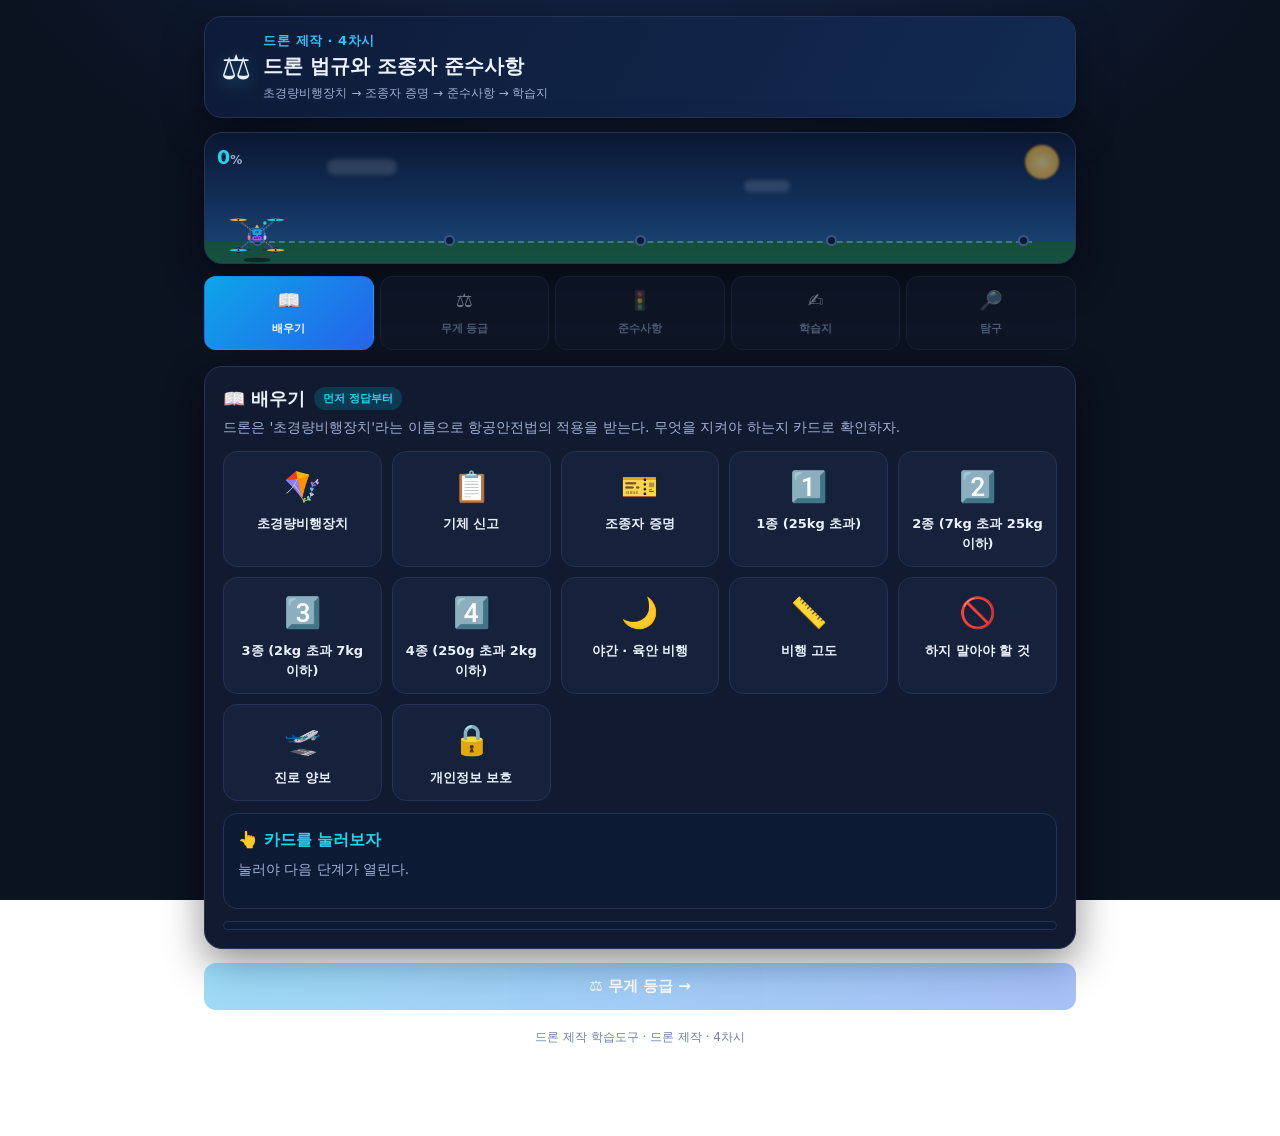
<file: 04-drone-law.html>
<!DOCTYPE html>
<html lang="ko">
<head>
<meta charset="UTF-8">
<!-- 수업용 「모두 같은 문제」 — ?fix=1 로 열면 문제·보기 순서가 고정됩니다 -->
<script src="https://hongyul67-cpu.github.io/links/fixorder.js"></script>
<meta name="viewport" content="width=device-width, initial-scale=1.0, maximum-scale=1.0, user-scalable=no">
<title>4차시 · 드론 법규와 조종자 준수사항</title>
<link rel="stylesheet" href="lesson.css">
</head>
<body>
<script src="https://hongyul67-cpu.github.io/links/collector.js" data-tool="드론 제작 마스터"></script>
<script src="rc-part.js"></script>
<script src="https://hongyul67-cpu.github.io/links/rank.js" data-tool="드론 제작" data-pace="class"></script>
<script>
/* ── 랭킹전(공용 계급) + 생기부 키워드 ──
   · 랭킹: 같은 data-tool("드론 제작")을 쓰는 도구끼리 RP(랭크 포인트)가 하나로 쌓인다.
   · 생기부: 제출할 때 활동명·도전횟수·계급이 자동으로 얹혀 키워드·문장 초안이 만들어진다. */
(function(){
  var MODE_NAME = '드론 법규';
  var TRY_KEY   = 'try_드론';

  function bumpTry(m){
    var d={}; try{ d=JSON.parse(localStorage.getItem(TRY_KEY))||{}; }catch(e){}
    d[m]=(d[m]||0)+1;
    try{ localStorage.setItem(TRY_KEY, JSON.stringify(d)); }catch(e){}
    return d[m];
  }
  /* 오른쪽 아래에는 이미 다른 단추들이 산다 —
     fx.js 의 소리 토글(#fxSnd) 이다.
     그냥 두면 계급 배지가 그 위에 그대로 포개져 글자가 겹쳐 읽히지 않는다.
     붙어 있는 것들을 재서 그 위로 올린다(backbar.js 가 왼쪽 아래에서 쓰는 방식과 같다).
     두 단추가 fx.js 처럼 늦게 붙는 경우가 있어 load 뒤에 한 번 더 잰다. */
  function stackBadge(el){
    function place(){
      var up=10;
      ['#fxSnd'].forEach(function(s){
        var o=document.querySelector(s); if(!o) return;
        var r=o.getBoundingClientRect();
        if(r.height) up=Math.max(up, Math.round(window.innerHeight-r.top)+6);
      });
      el.style.bottom=up+'px';
    }
    place();
    setTimeout(place,0);
    window.addEventListener('load',place);
    window.addEventListener('resize',place);   /* 폰 회전·창 크기 바뀜 */
  }
  /* 도구마다 화면 구조가 달라, 계급은 화면 구석 배지로 공통 표시한다 */
  function paintBadge(){
    if(!window.Rank || !document.body) return;
    var el=document.getElementById('rk-badge');
    if(!el){
      el=document.createElement('div'); el.id='rk-badge';
      el.style.cssText='position:fixed;right:10px;bottom:10px;z-index:9998;'
        +'font-size:11.5px;opacity:.9;pointer-events:none';
      document.body.appendChild(el);
      stackBadge(el);
    }
    try{ el.innerHTML=Rank.badge(); }catch(e){}
  }
  window.RankKit = {
    mode: MODE_NAME,
    /* 채점이 끝난 지점에서 호출 — RP 정산 + 승급 연출 */
    award: function(pct, mode){
      if(!window.Rank) return null;
      var rk=null;
      try{ rk=Rank.award(pct, {mode: mode||MODE_NAME}); }catch(e){}
      paintBadge();
      if(rk && rk.tierUp && window.FX){
        try{ FX.banner({icon:rk.tierAfter.icon, title:rk.tierAfter.name+' 승급!',
                        sub:rk.after+' RP · '+rk.tierAfter.full, stars:3}); }catch(e){}
      }
      return rk;
    }
  };
  if(document.readyState==='loading') document.addEventListener('DOMContentLoaded', paintBadge);
  else paintBadge();

  /* 생기부 — 제출 payload 에 활동명·도전횟수·계급을 자동으로 붙인다 */
  var t=setInterval(function(){
    if(!window.ResultCollector) return;
    clearInterval(t);
    if(ResultCollector.__kit) return;
    ResultCollector.__kit=1;
    var orig=ResultCollector.open;
    ResultCollector.open=function(p){
      p=p||{};
      var m=p.mode||MODE_NAME;
      p.mode=m;
      if(p.retry===undefined) p.retry=bumpTry(m);
      if(p.tier===undefined && window.Rank){ try{ p.tier=Rank.get().tier.full; }catch(e){} }
      return orig.call(this,p);
    };
  }, 60);
})();
</script>
<script src="drone-anim.js"></script>
<script src="https://hongyul67-cpu.github.io/links/fx.js"></script>
<script src="https://hongyul67-cpu.github.io/links/fig.js"></script>
<script src="figs.js"></script>
<script src="lesson.js"></script>
<script>
Lesson.start({
 id:"04", logo:"⚖️",
 tag:"드론 제작 · 4차시", name:"드론 법규와 조종자 준수사항",
 sub:"초경량비행장치 → 조종자 증명 → 준수사항 → 학습지",
 steps:[

 {key:"learn", ico:"📖", label:"배우기", type:"cards",
  intro:"드론은 '초경량비행장치'라는 이름으로 항공안전법의 적용을 받는다. 무엇을 지켜야 하는지 카드로 확인하자.",
  data:[
   {i:"🪁", n:"초경량비행장치", d:[
     "항공기·경량항공기보다 가벼운 비행장치를 묶어 부르는 법률 용어다.",
     "동력비행장치 · 행글라이더 · 패러글라이더 · 기구류 · <b>무인비행장치</b> · 회전익비행장치 · 동력패러글라이더 · 낙하산류가 포함된다.",
     "우리가 만드는 드론은 <b>무인비행장치</b> 중 <b>무인멀티콥터</b>에 해당한다."]},
   {i:"📋", n:"기체 신고", d:[
     "최대이륙중량 <b>250g을 초과</b>하는 무인동력비행장치는 <b>신고 대상</b>이다.",
     "<b>사업용</b>으로 쓰는 기체는 무게와 관계없이 신고해야 한다.",
     "신고하면 <b>신고번호</b>를 받고, 기체에 <b>표시</b>해야 한다."]},
   {i:"🎫", n:"조종자 증명", d:[
     "<b>한국교통안전공단</b>이 발급한다.",
     "1~3종은 만 <b>14세</b> 이상, 4종은 만 <b>10세</b> 이상이면 응시할 수 있다.",
     "지도조종자는 만 <b>18세</b> 이상이어야 한다."]},
   {i:"1️⃣", n:"1종 (25kg 초과)", d:[
     "최대이륙중량 <b>25kg을 초과</b>하는 기체.",
     "비행경력: 1종 기체 비행시간 <b>20시간</b> 이상.",
     "2종 증명 소지자는 <b>15시간</b>, 3종 증명 소지자는 <b>17시간</b>으로 줄어든다."]},
   {i:"2️⃣", n:"2종 (7kg 초과 25kg 이하)", d:[
     "최대이륙중량 <b>7kg 초과 ~ 25kg 이하</b>.",
     "비행경력: 1종 또는 2종 비행시간 <b>10시간</b> 이상.",
     "3종 증명 소지자는 <b>7시간</b>으로 줄어든다."]},
   {i:"3️⃣", n:"3종 (2kg 초과 7kg 이하)", d:[
     "최대이륙중량 <b>2kg 초과 ~ 7kg 이하</b>.",
     "비행경력: 1·2·3종 중 어느 하나의 비행시간 <b>6시간</b> 이상."]},
   {i:"4️⃣", n:"4종 (250g 초과 2kg 이하)", d:[
     "최대이륙중량 <b>250g 초과 ~ 2kg 이하</b>.",
     "비행경력 없이 <b>온라인 교육 이수</b>만으로 증명을 받을 수 있다.",
     "250g 이하 기체는 조종자 증명이 <b>필요 없다</b>(사업용 제외)."]},
   {i:"🌙", n:"야간 · 육안 비행", d:[
     "<b>일몰 후부터 일출 전까지</b>의 야간에는 비행할 수 없다.",
     "다만 국토교통부장관의 <b>특별비행승인</b>을 받으면 가능하다.",
     "드론은 항상 <b>육안으로 볼 수 있는 범위</b> 안에서 조종해야 한다."]},
   {i:"📏", n:"비행 고도", d:[
     "지표면·수면 또는 물건의 상단에서 <b>150m 미만</b>에서 비행해야 한다.",
     "150m 이상으로 올리려면 <b>비행 승인</b>을 받아야 한다.",
     "관제권·비행금지구역은 고도와 관계없이 <b>승인</b>이 필요하다."]},
   {i:"🚫", n:"하지 말아야 할 것", d:[
     "인구가 밀집된 지역·사람이 많이 모인 장소 상공에서 <b>위험한 방법으로</b> 비행 금지.",
     "비행 중 <b>낙하물 투하</b> 금지.",
     "<b>주류·마약류·환각물질</b>의 영향이 있는 상태에서 조종 금지.",
     "안개 등으로 <b>지상 목표물을 육안 식별할 수 없는</b> 상태에서 비행 금지."]},
   {i:"🛫", n:"진로 양보", d:[
     "초경량비행장치는 다른 항공기에 대해 <b>우선권이 없다</b>.",
     "항공기나 경량항공기를 발견하면 <b>진로를 양보</b>해야 한다.",
     "사람이 탄 비행체의 안전이 항상 먼저다."]},
   {i:"🔒", n:"개인정보 보호", d:[
     "드론으로 <b>개인정보·개인위치정보</b>를 수집·전송할 때 타인의 자유를 침해해서는 안 된다.",
     "카메라를 달았다면 남의 집·사생활을 촬영하지 않도록 특히 조심한다."]}
  ]},

 {key:"weight", ico:"⚖️", label:"무게 등급", type:"sort",
  intro:"기체 예시를 보고 어느 종에 해당하는지 넣자.",
  hint:"💡 경계 숫자만 외우면 된다 — <b>250g · 2kg · 7kg · 25kg</b>. 250g 이하는 증명이 필요 없고, 무거울수록 숫자가 작은 종(1종이 가장 무겁다).",
  data:{
   bins:["증명 불필요 (250g 이하)","4종","3종","2종","1종"],
   items:[
    {t:"180g 장난감 드론",             bin:"증명 불필요 (250g 이하)"},
    {t:"240g 셀피 드론",               bin:"증명 불필요 (250g 이하)"},
    {t:"1.2kg 촬영용 드론",            bin:"4종"},
    {t:"250g을 갓 넘는 소형 드론",      bin:"4종"},
    {t:"우리가 만드는 5kg 실습용 드론", bin:"3종"},
    {t:"6.5kg 측량용 드론",            bin:"3종"},
    {t:"12kg 산업용 드론",             bin:"2종"},
    {t:"24kg 물류 배송 드론",          bin:"2종"},
    {t:"30kg 농업용 방제 드론",        bin:"1종"}
   ]}},

 {key:"rule", ico:"🚦", label:"준수사항", type:"pick",
  intro:"조종자 준수사항이다. <b>맞는 설명만</b> 눌러서 켜자.",
  hint:"💡 준수사항을 어기면 <b>과태료</b>를 문다. 무엇보다 사람이 다치는 사고로 이어질 수 있다.",
  data:[
   {t:"일몰 후부터 일출 전까지의 야간에는 원칙적으로 비행할 수 없다", ok:true,  why:"맞다. 특별비행승인을 받으면 예외적으로 가능하다."},
   {t:"드론은 항상 육안으로 볼 수 있는 범위 안에서 조종해야 한다", ok:true,  why:"맞다. 시야에서 사라지면 통제할 수 없다."},
   {t:"비행 중에는 물건을 떨어뜨리면 안 된다", ok:true,  why:"맞다. 낙하물 투하는 금지되어 있다."},
   {t:"술을 마셨어도 조종 실력만 좋으면 비행해도 된다", ok:false, why:"아니다. 주류·마약류의 영향이 있으면 조종할 수 없다."},
   {t:"안개가 끼어 지상 목표물이 안 보여도 GPS만 잡히면 날려도 된다", ok:false, why:"아니다. 육안으로 식별할 수 없는 상태에서는 비행 금지다."},
   {t:"사람이 많이 모인 장소의 상공에서 위험한 방법으로 비행하면 안 된다", ok:true,  why:"맞다. 인명·재산 피해로 이어질 수 있다."},
   {t:"초경량비행장치는 다른 항공기보다 우선권을 가진다", ok:false, why:"아니다. 우선권이 없고, 항공기를 만나면 진로를 양보해야 한다."},
   {t:"관제권이나 비행금지구역에서는 승인을 받아야 비행할 수 있다", ok:true,  why:"맞다. 공항 주변과 금지구역은 반드시 승인이 필요하다."},
   {t:"지표면에서 150m 미만의 고도에서 비행해야 한다", ok:true,  why:"맞다. 그 이상은 비행 승인 대상이다."},
   {t:"드론으로 남의 집을 촬영해도 내 드론이니 상관없다", ok:false, why:"아니다. 개인정보·개인위치정보 수집 시 타인의 자유를 침해하면 안 된다."}
  ]},

 {key:"quiz", ico:"✍️", label:"학습지", type:"quiz",
  intro:"12문제다. 다 풀고 <b>채점하기</b>를 누르자.",
  data:[
  {q:"우리가 만드는 드론은 항공안전법상 어디에 해당하는가?",
   a:["초경량비행장치 중 무인멀티콥터","경량항공기","항공기","행글라이더"], c:0,
   x:"초경량비행장치 > 무인비행장치 > 무인멀티콥터."},
  {q:"무인동력비행장치의 기체 신고 대상 기준 무게는?",
   a:["최대이륙중량 250g 초과","최대이륙중량 2kg 초과","자체중량 12kg 초과","최대이륙중량 25kg 초과"], c:0,
   x:"사업용은 무게와 관계없이 신고 대상이다."},
  {q:"1~3종 조종자 증명에 응시할 수 있는 나이는?",
   a:["만 14세 이상","만 10세 이상","만 18세 이상","만 20세 이상"], c:0,
   x:"4종은 만 10세, 지도조종자는 만 18세 이상이다."},
  {q:"조종자 증명을 발급하는 기관은?",
   a:["한국교통안전공단","항공안전기술원","국토지리정보원","기상청"], c:0,
   x:"증명 발급은 한국교통안전공단이 한다."},
  {q:"최대이륙중량 25kg을 초과하는 기체는 몇 종인가?",
   a:["1종","2종","3종","4종"], c:0, x:"무거울수록 종 번호가 작아진다."},
  {q:"최대이륙중량 7kg 초과 25kg 이하인 기체는 몇 종인가?",
   a:["2종","1종","3종","4종"], c:0, x:"경계는 250g · 2kg · 7kg · 25kg 네 개다."},
  {q:"최대이륙중량 2kg 초과 7kg 이하인 기체는 몇 종인가?",
   a:["3종","2종","4종","1종"], c:0, x:"실습용 드론이 대개 여기에 들어간다."},
  {q:"4종 조종자 증명을 받는 방법은?",
   a:["온라인 교육 이수","비행시간 6시간","비행시간 10시간","실기시험 합격"], c:0,
   x:"4종은 250g 초과 2kg 이하이며 온라인 교육으로 취득한다."},
  {q:"1종 조종자 증명에 필요한 1종 기체 비행시간은?",
   a:["20시간","10시간","6시간","4시간"], c:0,
   x:"2종 증명 소지자는 15시간, 3종 증명 소지자는 17시간으로 줄어든다."},
  {q:"드론의 비행 고도 제한으로 옳은 것은?",
   a:["지표면에서 150m 미만","지표면에서 500m 미만","제한 없음","지표면에서 50m 미만"], c:0,
   x:"그 이상 올리려면 비행 승인을 받아야 한다."},
  {q:"조종자 준수사항으로 옳지 않은 것은?",
   a:["초경량비행장치는 항공기보다 우선권을 가진다","야간에는 원칙적으로 비행할 수 없다",
      "비행 중 낙하물을 투하해서는 안 된다","육안으로 볼 수 있는 범위에서 조종해야 한다"], c:0,
   x:"우선권이 없으며 항공기를 발견하면 진로를 양보해야 한다."},
  {q:"야간에 드론을 날리려면 어떻게 해야 하는가?",
   a:["국토교통부장관의 특별비행승인을 받는다","조종자 증명만 있으면 된다","보험만 들면 된다","날릴 수 없다"], c:0,
   x:"원칙은 금지, 특별비행승인을 받으면 가능하다."}
 ]},

 {key:"probe", ico:"🔎", label:"탐구", type:"probe",
  topic:"우리나라 드론 <b>법규나 조종자 준수사항</b> 중 하나를 골라 조사해 정리하자. (예: 비행 금지구역, 자격 기준, 야간·고도 제한)",
  keywords:["드론 비행 금지구역","초경량비행장치 조종자 준수사항","드론 자격증 종류","드론 야간비행 승인","항공안전법 드론"],
  fields:[
   {k:"topic",  label:"조사한 법규 주제", tip:"예) 드론 비행 금지구역", min:6, short:true},
   {k:"content",label:"어떤 내용인가 (무엇을 규정하나)", tip:"핵심 규정을 요약해서", min:30},
   {k:"why",    label:"왜 이런 규정이 필요할까", tip:"안전·사생활·보안 등과 연결해서", min:20},
   {k:"case",   label:"위반 시 처벌이나 관련 사례", tip:"과태료·사고 사례 등 찾아본 것", min:20},
   {k:"learned",label:"조사하며 새로 알게 된 점", tip:"몰랐던 것, '왜 그런지'까지", min:25},
   {k:"src",    label:"참고한 자료(출처)", tip:"웹사이트 주소나 책 이름", min:4, short:true}
  ]}
]});
</script>
<!-- 공용 기록 초기화 (교실 공용 PC용) -->
<script src="https://hongyul67-cpu.github.io/links/reset.js"></script>
<script src="https://hongyul67-cpu.github.io/links/backbar.js"></script>
</body>
</html>
</file>
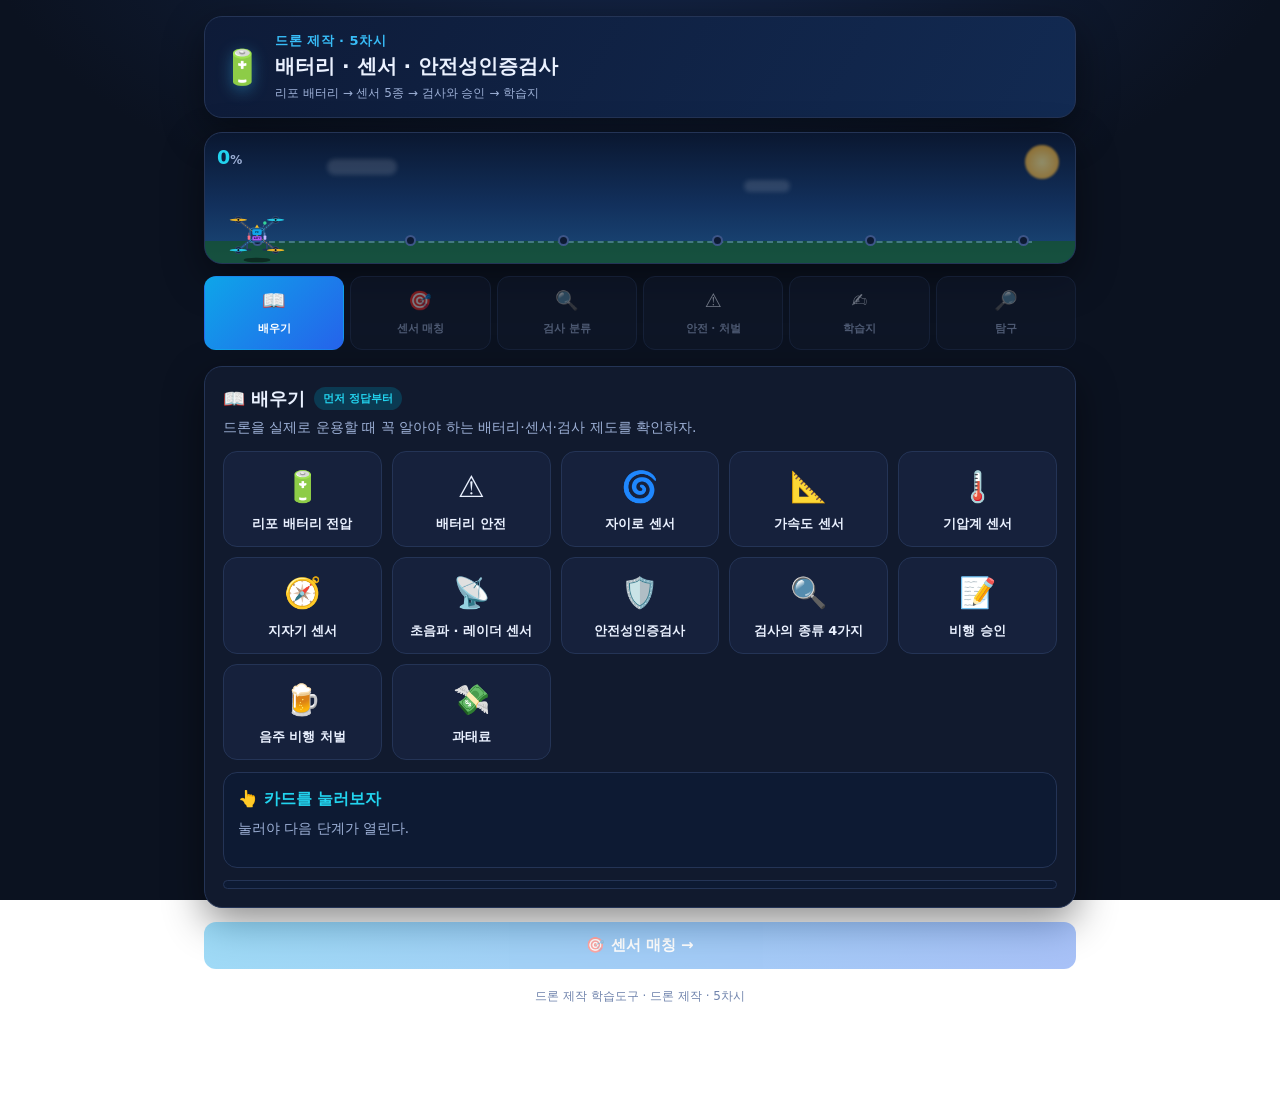
<file: 05-battery-sensor-check.html>
<!DOCTYPE html>
<html lang="ko">
<head>
<meta charset="UTF-8">
<!-- 수업용 「모두 같은 문제」 — ?fix=1 로 열면 문제·보기 순서가 고정됩니다 -->
<script src="https://hongyul67-cpu.github.io/links/fixorder.js"></script>
<meta name="viewport" content="width=device-width, initial-scale=1.0, maximum-scale=1.0, user-scalable=no">
<title>5차시 · 배터리 · 센서 · 안전성인증검사</title>
<link rel="stylesheet" href="lesson.css">
</head>
<body>
<script src="https://hongyul67-cpu.github.io/links/collector.js" data-tool="드론 제작 마스터"></script>
<script src="rc-part.js"></script>
<script src="https://hongyul67-cpu.github.io/links/rank.js" data-tool="드론 제작" data-pace="class"></script>
<script>
/* ── 랭킹전(공용 계급) + 생기부 키워드 ──
   · 랭킹: 같은 data-tool("드론 제작")을 쓰는 도구끼리 RP(랭크 포인트)가 하나로 쌓인다.
   · 생기부: 제출할 때 활동명·도전횟수·계급이 자동으로 얹혀 키워드·문장 초안이 만들어진다. */
(function(){
  var MODE_NAME = '배터리·센서·검사';
  var TRY_KEY   = 'try_드론';

  function bumpTry(m){
    var d={}; try{ d=JSON.parse(localStorage.getItem(TRY_KEY))||{}; }catch(e){}
    d[m]=(d[m]||0)+1;
    try{ localStorage.setItem(TRY_KEY, JSON.stringify(d)); }catch(e){}
    return d[m];
  }
  /* 오른쪽 아래에는 이미 다른 단추들이 산다 —
     fx.js 의 소리 토글(#fxSnd) 이다.
     그냥 두면 계급 배지가 그 위에 그대로 포개져 글자가 겹쳐 읽히지 않는다.
     붙어 있는 것들을 재서 그 위로 올린다(backbar.js 가 왼쪽 아래에서 쓰는 방식과 같다).
     두 단추가 fx.js 처럼 늦게 붙는 경우가 있어 load 뒤에 한 번 더 잰다. */
  function stackBadge(el){
    function place(){
      var up=10;
      ['#fxSnd'].forEach(function(s){
        var o=document.querySelector(s); if(!o) return;
        var r=o.getBoundingClientRect();
        if(r.height) up=Math.max(up, Math.round(window.innerHeight-r.top)+6);
      });
      el.style.bottom=up+'px';
    }
    place();
    setTimeout(place,0);
    window.addEventListener('load',place);
    window.addEventListener('resize',place);   /* 폰 회전·창 크기 바뀜 */
  }
  /* 도구마다 화면 구조가 달라, 계급은 화면 구석 배지로 공통 표시한다 */
  function paintBadge(){
    if(!window.Rank || !document.body) return;
    var el=document.getElementById('rk-badge');
    if(!el){
      el=document.createElement('div'); el.id='rk-badge';
      el.style.cssText='position:fixed;right:10px;bottom:10px;z-index:9998;'
        +'font-size:11.5px;opacity:.9;pointer-events:none';
      document.body.appendChild(el);
      stackBadge(el);
    }
    try{ el.innerHTML=Rank.badge(); }catch(e){}
  }
  window.RankKit = {
    mode: MODE_NAME,
    /* 채점이 끝난 지점에서 호출 — RP 정산 + 승급 연출 */
    award: function(pct, mode){
      if(!window.Rank) return null;
      var rk=null;
      try{ rk=Rank.award(pct, {mode: mode||MODE_NAME}); }catch(e){}
      paintBadge();
      if(rk && rk.tierUp && window.FX){
        try{ FX.banner({icon:rk.tierAfter.icon, title:rk.tierAfter.name+' 승급!',
                        sub:rk.after+' RP · '+rk.tierAfter.full, stars:3}); }catch(e){}
      }
      return rk;
    }
  };
  if(document.readyState==='loading') document.addEventListener('DOMContentLoaded', paintBadge);
  else paintBadge();

  /* 생기부 — 제출 payload 에 활동명·도전횟수·계급을 자동으로 붙인다 */
  var t=setInterval(function(){
    if(!window.ResultCollector) return;
    clearInterval(t);
    if(ResultCollector.__kit) return;
    ResultCollector.__kit=1;
    var orig=ResultCollector.open;
    ResultCollector.open=function(p){
      p=p||{};
      var m=p.mode||MODE_NAME;
      p.mode=m;
      if(p.retry===undefined) p.retry=bumpTry(m);
      if(p.tier===undefined && window.Rank){ try{ p.tier=Rank.get().tier.full; }catch(e){} }
      return orig.call(this,p);
    };
  }, 60);
})();
</script>
<script src="drone-anim.js"></script>
<script src="https://hongyul67-cpu.github.io/links/fx.js"></script>
<script src="https://hongyul67-cpu.github.io/links/fig.js"></script>
<script src="figs.js"></script>
<script src="lesson.js"></script>
<script>
Lesson.start({
 id:"05", logo:"🔋",
 tag:"드론 제작 · 5차시", name:"배터리 · 센서 · 안전성인증검사",
 sub:"리포 배터리 → 센서 5종 → 검사와 승인 → 학습지",
 steps:[

 {key:"learn", ico:"📖", label:"배우기", type:"cards",
  intro:"드론을 실제로 운용할 때 꼭 알아야 하는 배터리·센서·검사 제도를 확인하자.",
  data:[
   {i:"🔋", n:"리포 배터리 전압", d:[
     "리튬 폴리머(Li-Po) <b>1셀 = 정격 3.7V</b>.",
     "<b>만충 4.2V</b> / <b>최소 3.0V</b>. 3.0V 아래로 방전하면 배터리가 망가진다.",
     "3셀(3S)이면 3.7 × 3 = <b>11.1V</b>.",
     "Fail Safe 저전압은 보통 <b>3.5V × 셀 수</b>로 잡는다(3셀 → 10.5V)."]},
   {i:"⚠️", n:"배터리 안전", d:[
     "<b>부풀거나(스웰링) 찌그러진</b> 배터리는 절대 쓰지 않는다.",
     "과충전·과방전·충격·고온에 약하다. 충전 중에는 자리를 비우지 않는다.",
     "보관할 때는 만충이 아니라 <b>보관 전압(셀당 3.8V 정도)</b>으로 맞춰 둔다."]},
   {i:"🌀", n:"자이로 센서", d:[
     "물체의 <b>회전(각속도)</b>을 감지한다.",
     "기체가 어느 쪽으로 얼마나 빠르게 도는지 알아내 <b>자세를 제어</b>한다.",
     "드론이 흔들리지 않고 안정적으로 나는 핵심 센서다."]},
   {i:"📐", n:"가속도 센서", d:[
     "기체가 어느 방향으로 얼마나 빨리 움직이는지, 그리고 <b>기울기</b>를 감지한다.",
     "자이로와 함께 쓰여 <b>자세 안정화</b>를 담당한다.",
     "미션 플래너의 <b>가속도계 보정</b>은 이 센서를 맞추는 작업이다."]},
   {i:"🌡️", n:"기압계 센서", d:[
     "<b>대기압</b>을 측정해 <b>고도</b>를 알아낸다.",
     "높이 올라갈수록 기압이 낮아지는 성질을 이용한다.",
     "Alt Hold(고도 유지) 모드가 이 센서를 쓴다. 날씨가 급변하면 고도가 흔들릴 수 있다."]},
   {i:"🧭", n:"지자기 센서", d:[
     "지구 자기장을 읽어 기체의 <b>방위(방향)</b>를 알아낸다. <b>나침반</b> 역할이다.",
     "모터·전선 같은 전자장치와 가까우면 <b>간섭</b>을 받는다. 그래서 GPS/나침반은 마스트 위에 올린다.",
     "미션 플래너의 <b>나침반 보정</b>이 이 센서를 맞추는 작업이다."]},
   {i:"📡", n:"초음파 · 레이더 센서", d:[
     "지면이나 장애물까지의 <b>거리</b>를 측정한다.",
     "낮은 고도에서 기압계보다 정확해 <b>정밀 착륙</b>과 장애물 회피에 쓴다.",
     "ArduPilot에서는 Sonar가 있고 8m 이하이면 그 값을 우선 사용한다."]},
   {i:"🛡️", n:"안전성인증검사", d:[
     "초경량비행장치가 <b>기술상의 기준</b>에 맞는지 확인하는 검사다.",
     "대상: 무인동력비행장치 최대이륙중량 <b>25kg 초과</b> (무인비행선은 자체중량 12kg 초과).",
     "검사기관: <b>항공안전기술원</b>. 유효기간은 <b>2년</b>이다."]},
   {i:"🔍", n:"검사의 종류 4가지", d:[
     "<b>초도검사</b>: 안전성인증을 받기 위해 <b>최초</b>로 실시하는 검사.",
     "<b>정기검사</b>: 유효기간이 만료되어 <b>다시</b> 인증을 받기 위한 검사.",
     "<b>수시검사</b>: 인증서를 받은 뒤 장치를 <b>개조하거나 수리</b>했을 때 하는 검사.",
     "<b>재검사</b>: 앞의 검사에서 <b>불합격</b>된 사항을 정비한 후 다시 하는 검사."]},
   {i:"📝", n:"비행 승인", d:[
     "관제권·비행금지구역·통제공역에서 날리려면 <b>비행 승인</b>이 필요하다.",
     "고도 <b>150m 이상</b>으로 올릴 때도 승인 대상이다.",
     "최대이륙중량 <b>25kg 초과</b> 기체는 원칙적으로 승인을 받아야 한다.",
     "신청은 <b>드론 원스톱 민원서비스</b>에서 한다."]},
   {i:"🍺", n:"음주 비행 처벌", d:[
     "주류 등의 영향으로 조종하면 <b>3년 이하의 징역 또는 3천만원 이하의 벌금</b>.",
     "기준은 <b>혈중알코올농도 0.02% 이상</b>이다.",
     "드론에서 가장 무거운 처벌 중 하나다."]},
   {i:"💸", n:"과태료", d:[
     "<b>조종자 준수사항 위반</b> — 300만원 이하 과태료.",
     "<b>안전성인증검사를 받지 않고 비행</b> — 500만원 이하 과태료.",
     "<b>조종자 증명 없이 비행</b> — 400만원 이하 과태료.",
     "<b>비행 승인 없이 비행</b> — 200만원 이하 과태료.",
     "금액은 법 개정으로 바뀔 수 있으니 최신 항공안전법을 확인하자."]}
  ]},

 {key:"sensor", ico:"🎯", label:"센서 매칭", type:"match",
  intro:"센서와 하는 일을 연결하자. 실기·필기 모두에서 자주 나온다.",
  hint:"💡 <b>자이로=회전</b>, <b>가속도=기울기</b>, <b>기압계=고도</b>, <b>지자기=방위</b>, <b>초음파=거리</b>. 다섯 글자만 외우면 된다.",
  data:[
   {k:"자이로 센서",   a:"물체의 회전(각속도)을 감지해 기체의 자세를 제어한다"},
   {k:"가속도 센서",   a:"움직임과 기울기를 감지해 자세를 안정화한다"},
   {k:"기압계 센서",   a:"대기압을 측정해 고도를 알아낸다"},
   {k:"지자기 센서",   a:"지구 자기장을 읽어 방위(방향)를 알아낸다 — 나침반"},
   {k:"초음파 센서",   a:"지면이나 장애물까지의 거리를 측정한다"},
   {k:"GPS",          a:"위성 신호로 기체의 위치를 알아낸다"}
  ]},

 {key:"check", ico:"🔍", label:"검사 분류", type:"sort",
  intro:"각 상황이 어떤 검사에 해당하는지 넣자.",
  hint:"💡 <b>처음</b>=초도 / <b>기간 만료</b>=정기 / <b>개조·수리</b>=수시 / <b>불합격 후 정비</b>=재검사",
  data:{
   bins:["초도검사","정기검사","수시검사","재검사"],
   items:[
    {t:"새로 제작한 드론의 안전성인증을 처음 받으려 한다",      bin:"초도검사"},
    {t:"외국에서 사 온 기체를 처음 인증받으려 한다",            bin:"초도검사"},
    {t:"인증서 유효기간 2년이 끝나 다시 받으려 한다",           bin:"정기검사"},
    {t:"프레임을 더 큰 것으로 개조했다",                        bin:"수시검사"},
    {t:"사고로 부서진 부분을 수리했다",                          bin:"수시검사"},
    {t:"검사에서 불합격한 항목을 정비하고 다시 받으려 한다",     bin:"재검사"}
   ]}},

 {key:"safe", ico:"⚠️", label:"안전 · 처벌", type:"pick",
  intro:"배터리 안전과 법규다. <b>맞는 설명만</b> 켜자.",
  hint:"💡 벌칙 금액은 법이 개정되면 바뀔 수 있다. 시험 직전에는 최신 항공안전법을 한 번 더 확인하자.",
  data:[
   {t:"리포 1셀의 정격 전압은 3.7V다", ok:true,  why:"맞다. 만충 4.2V, 최소 3.0V."},
   {t:"리포 배터리는 0V까지 완전히 방전시켜 보관하는 것이 좋다", ok:false, why:"아니다. 셀당 3.0V 아래로 내려가면 배터리가 망가진다."},
   {t:"부풀어 오른 배터리는 쓰지 않고 안전하게 폐기한다", ok:true,  why:"맞다. 스웰링은 화재 위험 신호다."},
   {t:"3셀 리포의 정격 전압은 11.1V다", ok:true,  why:"맞다. 3.7 × 3 = 11.1V."},
   {t:"안전성인증검사의 유효기간은 2년이다", ok:true,  why:"맞다. 만료되면 정기검사를 받아야 한다."},
   {t:"안전성인증검사는 모든 드론이 무게와 상관없이 받아야 한다", ok:false, why:"아니다. 무인동력비행장치는 최대이륙중량 25kg 초과가 대상이다."},
   {t:"음주 조종은 3년 이하의 징역 또는 3천만원 이하의 벌금 대상이다", ok:true,  why:"맞다. 혈중알코올농도 0.02% 이상이 기준이다."},
   {t:"고도 150m 이상으로 올리려면 비행 승인을 받아야 한다", ok:true,  why:"맞다. 관제권·금지구역도 승인 대상이다."},
   {t:"나침반(지자기) 센서는 모터 옆에 붙일수록 정확해진다", ok:false, why:"아니다. 전자장치와 가까우면 자기장 간섭을 받아 마스트 위에 올린다."},
   {t:"기압계 센서는 대기압으로 고도를 판단한다", ok:true,  why:"맞다. Alt Hold 모드가 이 값을 쓴다."}
  ]},

 {key:"quiz", ico:"✍️", label:"학습지", type:"quiz",
  intro:"12문제다. 다 풀고 <b>채점하기</b>를 누르자.",
  data:[
  {q:"리튬 폴리머 배터리 1셀의 정격 전압은?",
   a:["3.7V","4.2V","3.0V","1.5V"], c:0, x:"만충 4.2V, 최소 3.0V."},
  {q:"리포 1셀의 만충 전압과 최소 전압을 옳게 짝지은 것은?",
   a:["4.2V / 3.0V","3.7V / 3.0V","4.2V / 3.7V","5.0V / 3.5V"], c:0,
   x:"3.0V 아래로 방전하면 배터리가 손상된다."},
  {q:"3셀(3S) 리포 배터리의 정격 전압은?",
   a:["11.1V","7.4V","12.6V","14.8V"], c:0, x:"3.7 × 3 = 11.1V."},
  {q:"3셀 배터리의 Fail Safe 저전압을 3.5V 기준으로 계산하면?",
   a:["10.5V","11.1V","12.6V","9.0V"], c:0, x:"3.5 × 3 = 10.5V."},
  {q:"물체의 회전(각속도)을 감지해 기체의 자세를 제어하는 센서는?",
   a:["자이로 센서","가속도 센서","기압계 센서","지자기 센서"], c:0,
   x:"드론이 안정적으로 나는 데 가장 핵심적인 센서다."},
  {q:"대기압을 측정해 고도를 알아내는 센서는?",
   a:["기압계 센서","초음파 센서","지자기 센서","자이로 센서"], c:0,
   x:"Alt Hold(고도 유지) 모드가 이 값을 쓴다."},
  {q:"지구 자기장을 읽어 방위를 알아내는, 나침반 역할을 하는 센서는?",
   a:["지자기 센서","자이로 센서","가속도 센서","기압계 센서"], c:0,
   x:"전자장치 간섭을 피하려고 마스트 위에 올려 단다."},
  {q:"안전성인증검사의 대상이 되는 무인동력비행장치의 무게 기준은?",
   a:["최대이륙중량 25kg 초과","최대이륙중량 2kg 초과","자체중량 12kg 초과","250g 초과"], c:0,
   x:"무인비행선은 자체중량 12kg 초과가 기준이다."},
  {q:"안전성인증검사의 유효기간은?",
   a:["2년","1년","3년","5년"], c:0, x:"만료되면 정기검사를 받아야 한다."},
  {q:"장치를 개조하거나 수리한 뒤에 받는 검사는?",
   a:["수시검사","초도검사","정기검사","재검사"], c:0,
   x:"처음=초도, 기간만료=정기, 개조·수리=수시, 불합격 후=재검사."},
  {q:"검사에서 불합격된 사항을 정비한 뒤 다시 받는 검사는?",
   a:["재검사","수시검사","초도검사","정기검사"], c:0, x:"불합격 → 정비 → 재검사."},
  {q:"주류의 영향으로 드론을 조종했을 때의 처벌은?",
   a:["3년 이하의 징역 또는 3천만원 이하의 벌금","100만원 이하 과태료",
      "1년 이하의 징역 또는 1천만원 이하의 벌금","경고 후 훈방"], c:0,
   x:"혈중알코올농도 0.02% 이상이 기준이다."}
 ]},

 {key:"probe", ico:"🔎", label:"탐구", type:"probe",
  topic:"<b>리튬폴리머(LiPo) 배터리 안전</b> 또는 <b>드론 센서</b> 하나를 골라 자세히 조사해 보자.",
  keywords:["리튬폴리머 배터리 취급 주의","LiPo 배터리 화재","드론 센서 종류","자이로 센서 원리","드론 안전성 인증검사"],
  fields:[
   {k:"subject",label:"조사 대상 (어떤 배터리 주제 / 어떤 센서)", tip:"예) LiPo 배터리 보관법, 또는 자이로 센서", min:6, short:true},
   {k:"how",    label:"원리·사양 — 어떻게 동작하거나 구성되나", tip:"S·mAh·C 같은 사양, 또는 센서 측정 원리", min:25},
   {k:"safe",   label:"안전 주의사항 / 그 센서가 하는 일", tip:"충전·보관 주의, 또는 센서가 무엇을 재는지", min:25},
   {k:"case",   label:"사고 사례나 실제 활용 예", tip:"화재 사례, 또는 그 센서를 쓰는 예", min:20},
   {k:"learned",label:"조사하며 새로 알게 된 점", tip:"몰랐던 것, '왜 그런지'까지", min:25},
   {k:"src",    label:"참고한 자료(출처)", tip:"웹사이트 주소나 책 이름", min:4, short:true}
  ]}
]});
</script>
<!-- 공용 기록 초기화 (교실 공용 PC용) -->
<script src="https://hongyul67-cpu.github.io/links/reset.js"></script>
<script src="https://hongyul67-cpu.github.io/links/backbar.js"></script>
</body>
</html>
</file>
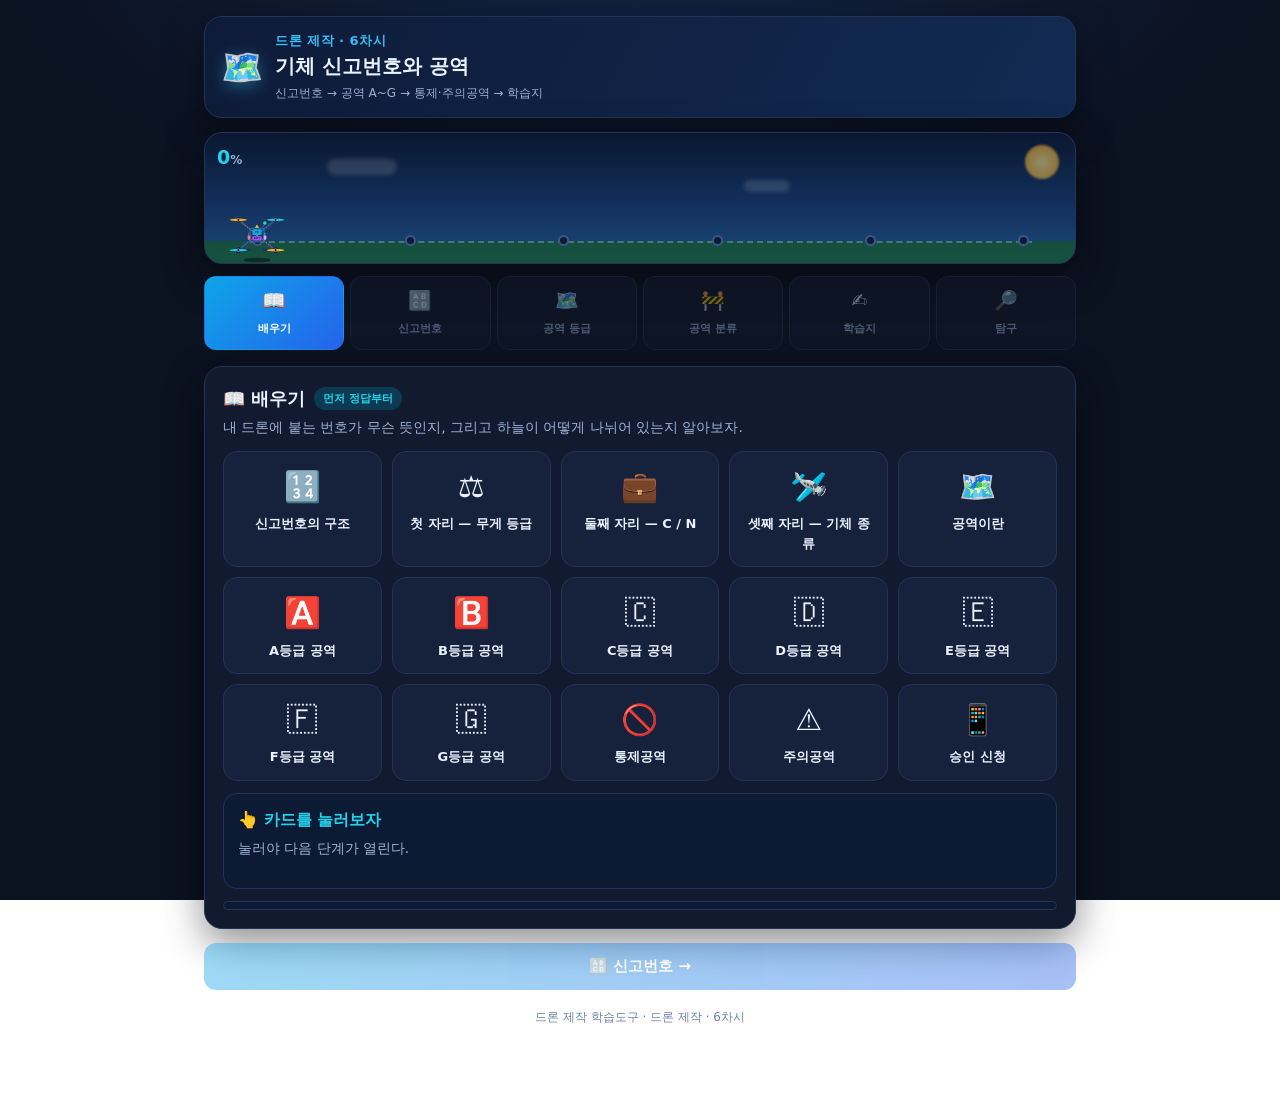
<file: 06-registration-airspace.html>
<!DOCTYPE html>
<html lang="ko">
<head>
<meta charset="UTF-8">
<!-- 수업용 「모두 같은 문제」 — ?fix=1 로 열면 문제·보기 순서가 고정됩니다 -->
<script src="https://hongyul67-cpu.github.io/links/fixorder.js"></script>
<meta name="viewport" content="width=device-width, initial-scale=1.0, maximum-scale=1.0, user-scalable=no">
<title>6차시 · 기체 신고번호와 공역</title>
<link rel="stylesheet" href="lesson.css">
</head>
<body>
<script src="https://hongyul67-cpu.github.io/links/collector.js" data-tool="드론 제작 마스터"></script>
<script src="rc-part.js"></script>
<script src="https://hongyul67-cpu.github.io/links/rank.js" data-tool="드론 제작" data-pace="class"></script>
<script>
/* ── 랭킹전(공용 계급) + 생기부 키워드 ──
   · 랭킹: 같은 data-tool("드론 제작")을 쓰는 도구끼리 RP(랭크 포인트)가 하나로 쌓인다.
   · 생기부: 제출할 때 활동명·도전횟수·계급이 자동으로 얹혀 키워드·문장 초안이 만들어진다. */
(function(){
  var MODE_NAME = '신고번호와 공역';
  var TRY_KEY   = 'try_드론';

  function bumpTry(m){
    var d={}; try{ d=JSON.parse(localStorage.getItem(TRY_KEY))||{}; }catch(e){}
    d[m]=(d[m]||0)+1;
    try{ localStorage.setItem(TRY_KEY, JSON.stringify(d)); }catch(e){}
    return d[m];
  }
  /* 오른쪽 아래에는 이미 다른 단추들이 산다 —
     fx.js 의 소리 토글(#fxSnd) 이다.
     그냥 두면 계급 배지가 그 위에 그대로 포개져 글자가 겹쳐 읽히지 않는다.
     붙어 있는 것들을 재서 그 위로 올린다(backbar.js 가 왼쪽 아래에서 쓰는 방식과 같다).
     두 단추가 fx.js 처럼 늦게 붙는 경우가 있어 load 뒤에 한 번 더 잰다. */
  function stackBadge(el){
    function place(){
      var up=10;
      ['#fxSnd'].forEach(function(s){
        var o=document.querySelector(s); if(!o) return;
        var r=o.getBoundingClientRect();
        if(r.height) up=Math.max(up, Math.round(window.innerHeight-r.top)+6);
      });
      el.style.bottom=up+'px';
    }
    place();
    setTimeout(place,0);
    window.addEventListener('load',place);
    window.addEventListener('resize',place);   /* 폰 회전·창 크기 바뀜 */
  }
  /* 도구마다 화면 구조가 달라, 계급은 화면 구석 배지로 공통 표시한다 */
  function paintBadge(){
    if(!window.Rank || !document.body) return;
    var el=document.getElementById('rk-badge');
    if(!el){
      el=document.createElement('div'); el.id='rk-badge';
      el.style.cssText='position:fixed;right:10px;bottom:10px;z-index:9998;'
        +'font-size:11.5px;opacity:.9;pointer-events:none';
      document.body.appendChild(el);
      stackBadge(el);
    }
    try{ el.innerHTML=Rank.badge(); }catch(e){}
  }
  window.RankKit = {
    mode: MODE_NAME,
    /* 채점이 끝난 지점에서 호출 — RP 정산 + 승급 연출 */
    award: function(pct, mode){
      if(!window.Rank) return null;
      var rk=null;
      try{ rk=Rank.award(pct, {mode: mode||MODE_NAME}); }catch(e){}
      paintBadge();
      if(rk && rk.tierUp && window.FX){
        try{ FX.banner({icon:rk.tierAfter.icon, title:rk.tierAfter.name+' 승급!',
                        sub:rk.after+' RP · '+rk.tierAfter.full, stars:3}); }catch(e){}
      }
      return rk;
    }
  };
  if(document.readyState==='loading') document.addEventListener('DOMContentLoaded', paintBadge);
  else paintBadge();

  /* 생기부 — 제출 payload 에 활동명·도전횟수·계급을 자동으로 붙인다 */
  var t=setInterval(function(){
    if(!window.ResultCollector) return;
    clearInterval(t);
    if(ResultCollector.__kit) return;
    ResultCollector.__kit=1;
    var orig=ResultCollector.open;
    ResultCollector.open=function(p){
      p=p||{};
      var m=p.mode||MODE_NAME;
      p.mode=m;
      if(p.retry===undefined) p.retry=bumpTry(m);
      if(p.tier===undefined && window.Rank){ try{ p.tier=Rank.get().tier.full; }catch(e){} }
      return orig.call(this,p);
    };
  }, 60);
})();
</script>
<script src="drone-anim.js"></script>
<script src="https://hongyul67-cpu.github.io/links/fx.js"></script>
<script src="https://hongyul67-cpu.github.io/links/fig.js"></script>
<script src="figs.js"></script>
<script src="lesson.js"></script>
<script>
Lesson.start({
 id:"06", logo:"🗺️",
 tag:"드론 제작 · 6차시", name:"기체 신고번호와 공역",
 sub:"신고번호 → 공역 A~G → 통제·주의공역 → 학습지",
 steps:[

 {key:"learn", ico:"📖", label:"배우기", type:"cards",
  intro:"내 드론에 붙는 번호가 무슨 뜻인지, 그리고 하늘이 어떻게 나뉘어 있는지 알아보자.",
  data:[
   {i:"🔢", n:"신고번호의 구조", d:[
     "신고번호는 <b>무게 등급 · 사업 여부 · 기체 종류</b>를 차례로 담고 있다.",
     "예를 들어 <b>3</b>-<b>N</b>-<b>M</b>-0001 이라면 3종 무게 · 비사업용 · 멀티콥터라는 뜻이다.",
     "신고를 하면 번호를 받고, 그 번호를 <b>기체에 표시</b>해야 한다."]},
   {i:"⚖️", n:"첫 자리 — 무게 등급", d:[
     "기체의 <b>최대이륙중량</b> 등급을 나타낸다. 조종자 증명의 종 구분과 같은 경계를 쓴다.",
     "경계 숫자: <b>250g · 2kg · 7kg · 25kg</b>.",
     "무거울수록 숫자가 <b>작다</b> — 25kg 초과가 가장 위쪽 등급(1종)이다."]},
   {i:"💼", n:"둘째 자리 — C / N", d:[
     "<b>C</b> = Commercial, <b>사업용</b> 기체.",
     "<b>N</b> = Non-commercial, <b>비사업용</b>(취미·교육 등) 기체.",
     "사업용은 무게와 관계없이 <b>신고 대상</b>이라는 점을 함께 기억하자."]},
   {i:"🛩️", n:"셋째 자리 — 기체 종류", d:[
     "<b>M</b> = 무인멀티콥터 (Multicopter) — 우리가 만드는 드론.",
     "<b>H</b> = 무인헬리콥터 (Helicopter).",
     "<b>P</b> = 무인동력패러글라이더 (Paraglider).",
     "<b>S</b> = 무인비행선 (airShip)."]},
   {i:"🗺️", n:"공역이란", d:[
     "항공기·드론이 안전하게 날 수 있도록 <b>하늘을 나눠 놓은 구역</b>이다.",
     "크게 <b>관제공역 · 비관제공역 · 통제공역 · 주의공역</b> 네 가지로 나눈다.",
     "어디를 나는지에 따라 <b>승인이 필요한지</b>가 달라진다."]},
   {i:"🅰️", n:"A등급 공역", d:[
     "<b>모든 항공기가 계기비행(IFR)</b>을 해야 하는 공역이다.",
     "가장 엄격한 등급이다.",
     "관제공역에 속한다."]},
   {i:"🅱️", n:"B등급 공역", d:[
     "계기비행과 시계비행 항공기가 모두 비행할 수 있다.",
     "<b>모든 항공기에</b> 분리를 포함한 <b>항공교통관제업무</b>가 제공된다.",
     "관제공역에 속한다."]},
   {i:"🇨", n:"C등급 공역", d:[
     "모든 항공기에 항공교통관제업무가 제공된다.",
     "다만 <b>시계비행 항공기끼리는 교통정보만</b> 제공된다.",
     "관제공역에 속한다."]},
   {i:"🇩", n:"D등급 공역", d:[
     "모든 항공기에 항공교통관제업무가 제공된다.",
     "<b>계기비행-시계비행 사이</b>와 <b>시계비행끼리</b>는 교통정보만 제공된다.",
     "관제공역에 속한다."]},
   {i:"🇪", n:"E등급 공역", d:[
     "<b>계기비행 항공기에만</b> 항공교통관제업무가 제공된다.",
     "<b>시계비행 항공기에는 교통정보</b>가 제공된다.",
     "관제공역 중 가장 느슨한 등급이다."]},
   {i:"🇫", n:"F등급 공역", d:[
     "계기비행 항공기에 <b>비행정보업무 + 항공교통조언업무</b>가 제공된다.",
     "시계비행 항공기에는 <b>비행정보업무</b>만 제공된다.",
     "<b>비관제공역</b>이다 — 관제를 하지 않는다."]},
   {i:"🇬", n:"G등급 공역", d:[
     "<b>모든 항공기에 비행정보업무만</b> 제공된다.",
     "관제를 전혀 하지 않는 공역이다.",
     "비관제공역이다."]},
   {i:"🚫", n:"통제공역", d:[
     "안전을 위해 <b>비행을 금지하거나 제한</b>하는 공역이다.",
     "<b>비행금지구역</b>(서울 도심, 휴전선 인근, 원자력 발전소 등)과 <b>비행제한구역</b>이 여기에 속한다.",
     "드론을 날리려면 <b>반드시 승인</b>을 받아야 한다."]},
   {i:"⚠️", n:"주의공역", d:[
     "위험하거나 특수한 활동이 이루어져 <b>조종사의 주의</b>가 필요한 공역이다.",
     "훈련구역 · 군작전구역 · 위험구역 · 경계구역 등이 있다.",
     "여기서도 비행 승인이 필요할 수 있다."]},
   {i:"📱", n:"승인 신청", d:[
     "관제권·비행금지구역·통제공역에서 날리려면 <b>비행 승인</b>이 필요하다.",
     "고도 <b>150m 이상</b>도 승인 대상이다.",
     "신청은 <b>드론 원스톱 민원서비스</b>에서 한다. 앱으로 공역을 미리 확인할 수도 있다."]}
  ]},

 {key:"code", ico:"🔠", label:"신고번호", type:"match",
  intro:"신고번호에 들어가는 기호가 무슨 뜻인지 연결하자.",
  hint:"💡 <b>C</b>ommercial=사업용, <b>N</b>on-commercial=비사업용. <b>M</b>ulticopter, <b>H</b>elicopter, <b>P</b>araglider, air<b>S</b>hip — 영어 첫 글자를 생각하면 외우기 쉽다.",
  data:[
   {k:"C", a:"사업용 기체 (Commercial)"},
   {k:"N", a:"비사업용 기체 (Non-commercial)"},
   {k:"M", a:"무인멀티콥터 — 우리가 만드는 드론"},
   {k:"H", a:"무인헬리콥터"},
   {k:"P", a:"무인동력패러글라이더"},
   {k:"S", a:"무인비행선"}
  ]},

 {key:"air", ico:"🗺️", label:"공역 등급", type:"match",
  intro:"A~G 공역의 설명을 연결하자. 시험에 그대로 나온다.",
  hint:"💡 <b>A~E는 관제공역</b>, <b>F·G는 비관제공역</b>. 알파벳이 뒤로 갈수록 관제가 느슨해진다고 기억하자.",
  data:[
   {k:"A등급", a:"모든 항공기가 계기비행을 하여야 하는 공역"},
   {k:"B등급", a:"계기·시계비행 항공기가 모두 비행 가능하며, 모든 항공기에 분리를 포함한 항공교통관제업무가 제공되는 공역"},
   {k:"C등급", a:"모든 항공기에 관제업무가 제공되나, 시계비행 항공기끼리는 교통정보만 제공되는 공역"},
   {k:"D등급", a:"모든 항공기에 관제업무가 제공되나, 계기-시계 사이와 시계끼리는 교통정보만 제공되는 공역"},
   {k:"E등급", a:"계기비행 항공기에 관제업무가 제공되고, 시계비행 항공기에는 교통정보가 제공되는 공역"},
   {k:"F등급", a:"계기비행 항공기에 비행정보업무와 항공교통조언업무가, 시계비행 항공기에 비행정보업무가 제공되는 공역"},
   {k:"G등급", a:"모든 항공기에 비행정보업무만 제공되는 공역"}
  ]},

 {key:"zone", ico:"🚧", label:"공역 분류", type:"sort",
  intro:"각 설명이 어떤 공역에 해당하는지 넣자.",
  hint:"💡 <b>관제</b>=관제업무를 해 준다 / <b>비관제</b>=정보만 준다 / <b>통제</b>=못 날거나 제한된다 / <b>주의</b>=위험하니 조심해라",
  data:{
   bins:["관제공역","비관제공역","통제공역","주의공역"],
   items:[
    {t:"A~E 등급이 여기에 속한다",                 bin:"관제공역"},
    {t:"공항 주변의 관제권도 여기에 포함된다",       bin:"관제공역"},
    {t:"F·G 등급이 여기에 속한다",                 bin:"비관제공역"},
    {t:"관제 없이 비행정보만 제공한다",             bin:"비관제공역"},
    {t:"비행금지구역과 비행제한구역이 있다",         bin:"통제공역"},
    {t:"서울 도심·휴전선 인근·원자력 발전소 상공",   bin:"통제공역"},
    {t:"훈련구역 · 군작전구역 · 위험구역 · 경계구역", bin:"주의공역"},
    {t:"특수한 활동이 있어 조종사의 주의가 필요하다", bin:"주의공역"}
   ]}},

 {key:"quiz", ico:"✍️", label:"학습지", type:"quiz",
  intro:"12문제다. 다 풀고 <b>채점하기</b>를 누르자.",
  data:[
  {q:"신고번호에서 'C'가 뜻하는 것은?",
   a:["사업용 기체","비사업용 기체","멀티콥터","헬리콥터"], c:0, x:"Commercial의 C다."},
  {q:"신고번호에서 'N'이 뜻하는 것은?",
   a:["비사업용 기체","사업용 기체","비행선","패러글라이더"], c:0, x:"Non-commercial의 N이다."},
  {q:"신고번호에서 무인멀티콥터를 뜻하는 기호는?",
   a:["M","H","P","S"], c:0, x:"Multicopter의 M. 우리가 만드는 드론이다."},
  {q:"신고번호에서 무인비행선을 뜻하는 기호는?",
   a:["S","M","H","P"], c:0, x:"airShip의 S다."},
  {q:"신고번호의 첫 자리가 나타내는 것은?",
   a:["기체의 최대이륙중량 등급","제작 연도","조종자 나이","비행 시간"], c:0,
   x:"250g · 2kg · 7kg · 25kg 경계로 나뉘며, 무거울수록 숫자가 작다."},
  {q:"모든 항공기가 계기비행을 하여야 하는 공역은?",
   a:["A등급","B등급","F등급","G등급"], c:0, x:"가장 엄격한 관제공역이다."},
  {q:"모든 항공기에 비행정보업무만 제공되는 공역은?",
   a:["G등급","A등급","C등급","E등급"], c:0, x:"관제를 전혀 하지 않는 비관제공역이다."},
  {q:"계기비행 항공기에 비행정보업무와 항공교통조언업무가 제공되는 공역은?",
   a:["F등급","E등급","D등급","B등급"], c:0, x:"시계비행 항공기에는 비행정보업무만 제공된다."},
  {q:"관제공역에 해당하는 등급을 옳게 묶은 것은?",
   a:["A~E","A~G","F·G","D~G"], c:0, x:"F·G는 비관제공역이다."},
  {q:"비행금지구역과 비행제한구역이 속하는 공역은?",
   a:["통제공역","주의공역","관제공역","비관제공역"], c:0,
   x:"안전을 위해 비행을 금지하거나 제한하는 공역이다."},
  {q:"훈련구역·군작전구역·위험구역·경계구역이 속하는 공역은?",
   a:["주의공역","통제공역","관제공역","비관제공역"], c:0,
   x:"조종사의 주의가 필요한 공역이다."},
  {q:"드론 비행 승인을 신청하는 곳은?",
   a:["드론 원스톱 민원서비스","한국교통안전공단 방문 접수","기상청","경찰서"], c:0,
   x:"온라인으로 공역 확인과 승인 신청을 함께 할 수 있다."}
 ]},

 {key:"probe", ico:"🔎", label:"탐구", type:"probe",
  topic:"우리 <b>지역이나 학교 주변</b>에서 드론을 날릴 수 있는지(공역), 또는 <b>기체 신고 제도</b>를 조사해 보자.",
  keywords:["드론 원스톱 비행 승인","드론 비행 가능 지역","공역 등급","드론 기체 신고 방법","관제권 비행"],
  fields:[
   {k:"topic",  label:"조사한 주제 (어느 지역 공역 / 신고 제도)", tip:"예) 우리 학교 주변 비행 가능 여부", min:6, short:true},
   {k:"content",label:"조사한 내용", tip:"찾아본 규정·절차를 정리해서", min:30},
   {k:"where",  label:"우리 지역·학교 주변은 날릴 수 있나? 어떻게 확인했나", tip:"원스톱 지도 등으로 확인한 결과", min:20},
   {k:"learned",label:"조사하며 새로 알게 된 점", tip:"몰랐던 것, '왜 그런지'까지", min:25},
   {k:"src",    label:"참고한 자료(출처)", tip:"웹사이트 주소나 앱 이름", min:4, short:true}
  ]}
]});
</script>
<!-- 공용 기록 초기화 (교실 공용 PC용) -->
<script src="https://hongyul67-cpu.github.io/links/reset.js"></script>
<script src="https://hongyul67-cpu.github.io/links/backbar.js"></script>
</body>
</html>
</file>
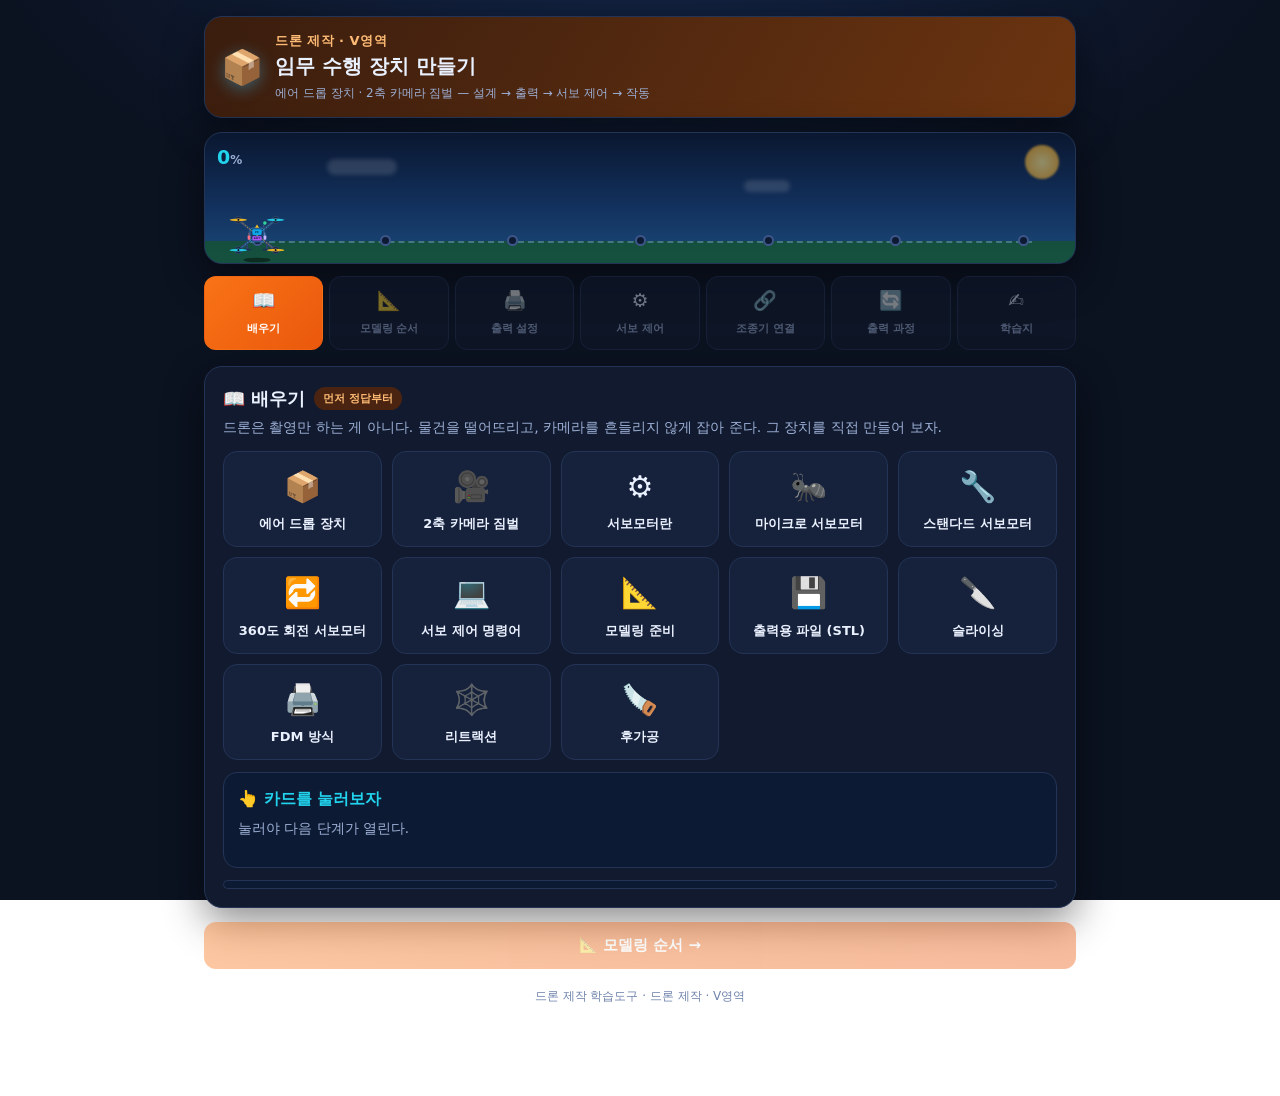
<file: build-mission-device.html>
<!DOCTYPE html>
<html lang="ko">
<head>
<meta charset="UTF-8">
<!-- 수업용 「모두 같은 문제」 — ?fix=1 로 열면 문제·보기 순서가 고정됩니다 -->
<script src="https://hongyul67-cpu.github.io/links/fixorder.js"></script>
<meta name="viewport" content="width=device-width, initial-scale=1.0, maximum-scale=1.0, user-scalable=no">
<title>임무 수행 장치 만들기 · 에어 드롭 &amp; 2축 짐벌</title>
<link rel="stylesheet" href="lesson.css">
<style>
  header.top{background:linear-gradient(120deg,#3a1d0e,#6b3410)}
  header.top .t1{color:#fdba74}
  .step.on{background:linear-gradient(135deg,#f97316,#ea580c)}
  .sectitle .pill{background:#4a2410;color:#fdba74}
  .bar i{background:linear-gradient(90deg,#f97316,#fb923c)}
  .bigbtn{background:linear-gradient(135deg,#f97316,#ea580c)}
  .opt.sel,.seqslot.filled .no{background:linear-gradient(135deg,#f97316,#ea580c)}
  .row.sel{border-color:#f97316;background:#3a1d0e}
  .lc:hover,.opt:hover,.row:hover,.bin:hover{border-color:#f97316}
  /* 에어 드롭 동작 데모 */
  .drop{position:relative;height:220px;border:1px solid var(--line);border-radius:16px;margin-top:12px;overflow:hidden;
    background:linear-gradient(180deg,#0b1220 0%,#123055 60%,#1c4f37 100%)}
  .drop .dr{position:absolute;left:50%;top:16px;transform:translateX(-50%);font-size:34px}
  .drop .hook{position:absolute;left:50%;top:52px;transform:translateX(-50%);width:3px;height:26px;background:#94a3b8;
    transition:height .3s}
  .drop .box{position:absolute;left:50%;top:76px;transform:translateX(-50%);font-size:26px;
    transition:top 1.1s cubic-bezier(.5,0,.9,.6),opacity .4s}
  .drop.open .box{top:172px}
  .drop .ground{position:absolute;left:0;right:0;bottom:0;height:26px;background:#14532d;opacity:.8}
  .drop .lbl{position:absolute;left:10px;top:8px;font-size:11.5px;font-weight:800;color:#fdba74}
  .servo{margin-top:12px;display:flex;align-items:center;gap:14px;flex-wrap:wrap}
  .servo .dial{width:96px;height:96px;border-radius:50%;border:3px solid var(--line);position:relative;
    background:#0d1a33;flex:none}
  .servo .dial .arm{position:absolute;left:50%;bottom:50%;width:5px;height:40px;background:#f97316;
    transform-origin:bottom center;border-radius:3px;transition:transform .5s cubic-bezier(.34,1.4,.64,1)}
  .servo .dial .hubc{position:absolute;left:50%;top:50%;width:12px;height:12px;margin:-6px 0 0 -6px;
    background:#fdba74;border-radius:50%}
  .servo .info{font-size:13px;color:var(--sub)}
  .servo .info b{color:var(--gold);font-size:18px}
</style>
</head>
<body>
<script src="https://hongyul67-cpu.github.io/links/collector.js" data-tool="드론 제작 마스터"></script>
<script src="rc-part.js"></script>
<script src="https://hongyul67-cpu.github.io/links/rank.js" data-tool="드론 제작" data-pace="class"></script>
<script>
/* ── 랭킹전(공용 계급) + 생기부 키워드 ──
   · 랭킹: 같은 data-tool("드론 제작")을 쓰는 도구끼리 RP(랭크 포인트)가 하나로 쌓인다.
   · 생기부: 제출할 때 활동명·도전횟수·계급이 자동으로 얹혀 키워드·문장 초안이 만들어진다. */
(function(){
  var MODE_NAME = '드론 임무장치';
  var TRY_KEY   = 'try_드론';

  function bumpTry(m){
    var d={}; try{ d=JSON.parse(localStorage.getItem(TRY_KEY))||{}; }catch(e){}
    d[m]=(d[m]||0)+1;
    try{ localStorage.setItem(TRY_KEY, JSON.stringify(d)); }catch(e){}
    return d[m];
  }
  /* 오른쪽 아래에는 이미 다른 단추들이 산다 —
     fx.js 의 소리 토글(#fxSnd) 이다.
     그냥 두면 계급 배지가 그 위에 그대로 포개져 글자가 겹쳐 읽히지 않는다.
     붙어 있는 것들을 재서 그 위로 올린다(backbar.js 가 왼쪽 아래에서 쓰는 방식과 같다).
     두 단추가 fx.js 처럼 늦게 붙는 경우가 있어 load 뒤에 한 번 더 잰다. */
  function stackBadge(el){
    function place(){
      var up=10;
      ['#fxSnd'].forEach(function(s){
        var o=document.querySelector(s); if(!o) return;
        var r=o.getBoundingClientRect();
        if(r.height) up=Math.max(up, Math.round(window.innerHeight-r.top)+6);
      });
      el.style.bottom=up+'px';
    }
    place();
    setTimeout(place,0);
    window.addEventListener('load',place);
    window.addEventListener('resize',place);   /* 폰 회전·창 크기 바뀜 */
  }
  /* 도구마다 화면 구조가 달라, 계급은 화면 구석 배지로 공통 표시한다 */
  function paintBadge(){
    if(!window.Rank || !document.body) return;
    var el=document.getElementById('rk-badge');
    if(!el){
      el=document.createElement('div'); el.id='rk-badge';
      el.style.cssText='position:fixed;right:10px;bottom:10px;z-index:9998;'
        +'font-size:11.5px;opacity:.9;pointer-events:none';
      document.body.appendChild(el);
      stackBadge(el);
    }
    try{ el.innerHTML=Rank.badge(); }catch(e){}
  }
  window.RankKit = {
    mode: MODE_NAME,
    /* 채점이 끝난 지점에서 호출 — RP 정산 + 승급 연출 */
    award: function(pct, mode){
      if(!window.Rank) return null;
      var rk=null;
      try{ rk=Rank.award(pct, {mode: mode||MODE_NAME}); }catch(e){}
      paintBadge();
      if(rk && rk.tierUp && window.FX){
        try{ FX.banner({icon:rk.tierAfter.icon, title:rk.tierAfter.name+' 승급!',
                        sub:rk.after+' RP · '+rk.tierAfter.full, stars:3}); }catch(e){}
      }
      return rk;
    }
  };
  if(document.readyState==='loading') document.addEventListener('DOMContentLoaded', paintBadge);
  else paintBadge();

  /* 생기부 — 제출 payload 에 활동명·도전횟수·계급을 자동으로 붙인다 */
  var t=setInterval(function(){
    if(!window.ResultCollector) return;
    clearInterval(t);
    if(ResultCollector.__kit) return;
    ResultCollector.__kit=1;
    var orig=ResultCollector.open;
    ResultCollector.open=function(p){
      p=p||{};
      var m=p.mode||MODE_NAME;
      p.mode=m;
      if(p.retry===undefined) p.retry=bumpTry(m);
      if(p.tier===undefined && window.Rank){ try{ p.tier=Rank.get().tier.full; }catch(e){} }
      return orig.call(this,p);
    };
  }, 60);
})();
</script>
<script src="drone-anim.js"></script>
<script src="https://hongyul67-cpu.github.io/links/fx.js"></script>
<script src="https://hongyul67-cpu.github.io/links/fig.js"></script>
<script src="figs.js"></script>
<script src="lesson.js"></script>
<script>
Lesson.start({
 id:"mission", logo:"📦",
 tag:"드론 제작 · Ⅴ영역", name:"임무 수행 장치 만들기",
 sub:"에어 드롭 장치 · 2축 카메라 짐벌 — 설계 → 출력 → 서보 제어 → 작동",
 steps:[

 {key:"learn", ico:"📖", label:"배우기", type:"cards",
  intro:"드론은 촬영만 하는 게 아니다. 물건을 떨어뜨리고, 카메라를 흔들리지 않게 잡아 준다. 그 장치를 직접 만들어 보자.",
  data:[
   {i:"📦", n:"에어 드롭 장치", d:[
     "드론으로 특정 장소에 <b>물건을 투하</b>하는 기기다.",
     "119 구조대가 <b>구조 장비 전달 훈련</b>에 쓰고, 운송업계는 <b>드론 택배</b> 투하 장치를 개발하고 있다.",
     "<b>서보모터</b>가 걸쇠(옷핀·클립)를 움직여 매달린 물건을 놓아 준다."]},
   {i:"🎥", n:"2축 카메라 짐벌", d:[
     "카메라를 <b>안정적으로 지지하고 진동을 줄여 주는</b> 장치다.",
     "<b>2축</b> = 피치축 + 롤축. 서보모터 두 개로 두 방향의 흔들림을 잡는다.",
     "요즘은 3축·4축도 나오지만, <b>원리를 이해하려고</b> 2축으로 만든다.",
     "영화·드라마 촬영, 광고 영상 촬영에 쓰인다."]},
   {i:"⚙️", n:"서보모터란", d:[
     "회전을 <b>정확하게 제어</b>할 수 있는 모터. 정밀한 <b>위치 제어</b>가 가능하다.",
     "보통 <b>0도~180도</b> 사이의 각도를 회전한다.",
     "로봇 관절, 자동차 조향, 카메라 플랫폼 조절 등에 쓴다."]},
   {i:"🐜", n:"마이크로 서보모터", d:[
     "작고 가벼운 서보모터. 공간 제약이 있을 때 쓴다.",
     "한두 개는 <b>아두이노 전원</b>으로도 제어할 수 있다.",
     "힘은 세지 않지만 정밀한 각도 조절이 가능해 <b>드론 안정화 장치</b>에 유용하다."]},
   {i:"🔧", n:"스탠다드 서보모터", d:[
     "가장 기본적인 형태. 보통 <b>0~180도</b> 회전을 지원한다.",
     "<b>강한 토크</b>와 높은 정밀성을 제공한다.",
     "토크를 많이 쓰거나 <b>2개 이상</b> 쓰면 <b>외부 전원</b>이 필요하다."]},
   {i:"🔁", n:"360도 회전 서보모터", d:[
     "회전각을 주면 DC 모터처럼 <b>무한하게</b> 회전한다.",
     "안에 <b>모터 드라이버</b>가 들어 있어 추가 회로 없이 속도·방향을 제어할 수 있다.",
     "로봇의 회전 관절, 카메라 플랫폼처럼 <b>무한 회전</b>이 필요할 때 쓴다."]},
   {i:"💻", n:"서보 제어 명령어", d:[
     "라이브러리: <code>Servo.h</code> — 각도 값을 간편하게 제어하게 해 준다.",
     "<code>servo.attach(핀 번호)</code> : 서보모터가 동작하도록 <b>전원을 공급</b>한다.",
     "<code>servo.write(각도)</code> : 원하는 <b>각도 값을 입력</b>한다.",
     "라이브러리란 특정 모듈을 쓰기 위한 <b>함수들의 묶음</b>이다."]},
   {i:"📐", n:"모델링 준비", d:[
     "<b>인벤터</b>로 설계하고, <b>버니어 캘리퍼스</b>로 실제 서보모터 치수를 잰다.",
     "싱기버스(Thingiverse)에서 <code>drone air drop</code>, <code>drone camera gimbal</code>을 검색해 참고한다.",
     "스케치 평면은 X-Y(평면도) · Y-Z(정면도) · Z-X(우측면도)로 부른다."]},
   {i:"💾", n:"출력용 파일 (STL)", d:[
     "3D 프린터로 뽑으려면 모델을 <b>출력용 파일</b>로 바꿔야 한다.",
     "확장자는 <b>stl · obj · ply</b> 등이 있고, <b>stl</b>이 가장 보편적이다.",
     "인벤터에서 파일 → 내보내기 → CAD 형식. 단위는 <b>밀리미터</b>, 해상도는 <b>높음</b>."]},
   {i:"🔪", n:"슬라이싱", d:[
     "3D 모델을 프린터가 알아듣는 언어인 <b>G코드</b>로 바꾸는 단계다.",
     "이 일을 해 주는 프로그램이 <b>슬라이싱 프로그램</b>(신도리코 3D WOX, 큐비콘 Cubicreator 등).",
     "<b>형상 분석</b>으로 출력 방향을 정하면 지지대 없이 뽑기 어려운 부분을 찾을 수 있다."]},
   {i:"🖨️", n:"FDM 방식", d:[
     "Fused Deposition Modeling — 실 같은 <b>필라멘트</b>를 노즐에서 녹여 <b>한 층씩 쌓는</b> 방식.",
     "노즐이 고열로 필라멘트를 녹이고, 뽑혀 나온 재료는 상온에서 굳는다.",
     "우리가 흔히 쓰는 3D 프린터가 이 방식이다."]},
   {i:"🕸️", n:"리트랙션", d:[
     "필라멘트가 노즐에서 흘러내려 출력물 사이에 생기는 <b>거미줄 현상</b>을 막는 기능.",
     "필라멘트를 <b>역회전</b>시켜 압출을 일시적으로 멈춘다.",
     "너무 짧거나 느리면 거미줄이 생기고, 너무 길거나 빠르면 출력 오류가 난다."]},
   {i:"🪚", n:"후가공", d:[
     "출력물을 더 정교하게 마무리하는 작업이다.",
     "도구: <b>니퍼 · 플라이어 · 사포</b> 등.",
     "출력 중과 후에는 <b>환기</b>를 하고, 꺼낼 때 마스크와 보호 장갑을 쓴다."]}
  ]},

 {key:"model", ico:"📐", label:"모델링 순서", type:"seq",
  intro:"인벤터로 에어 드롭 장치를 만드는 순서다. 차례대로 눌러 보자.",
  hint:"💡 <b>스케치 → 돌출</b>의 반복이다. 구멍은 <b>돌출 잘라내기 + 전체 관통</b>으로 만든다.<br>💡 서보모터를 넣을 자리는 <b>버니어 캘리퍼스로 직접 잰 치수</b>로 그려야 헐렁하지 않다.",
  data:[
   "인벤터를 실행하고 새로 만들기 – standard(mm).ipt 선택",
   "X-Y 평면에 바닥 모양을 스케치한 뒤 2.5mm 돌출",
   "상판을 선택해 서보모터 자리를 스케치한 뒤 12mm 돌출",
   "서보모터 고정 나사 구멍을 스케치한 뒤 전체 관통",
   "상판에 다시 스케치해 20mm 돌출 (물건을 걸 축 부분)",
   "옷핀이 지나갈 구멍을 스케치한 뒤 관통",
   "'에어 드롭 장치.ipt' 로 저장",
   "파일 → 내보내기 → CAD 형식에서 stl 로 변환해 저장"
  ]},

 {key:"print", ico:"🖨️", label:"출력 설정", type:"pick",
  intro:"에어 드롭 장치를 뽑을 때의 설정이다. <b>맞는 설명만</b> 켜자.",
  hint:"⚠️ 같은 3D 프린터라도 <b>무엇을 뽑느냐에 따라 설정이 달라진다</b>. 드론 <b>프레임</b>은 서포트를 '베드에 닿는 곳만'으로 했지만, 에어 드롭 장치는 형상이 복잡해 <b>'모든 곳'</b>으로 생성한다.",
  data:[
   {t:"레이어 높이는 0.2mm, 두께는 0.8mm로 설정한다", ok:true,  why:"맞다. 교과서 실습 기준값이다."},
   {t:"레이어 높이가 낮아질수록 품질은 좋아지지만 시간이 오래 걸린다", ok:true, why:"맞다. 품질과 시간은 맞바꾸는 관계다."},
   {t:"에어 드롭 장치는 서포트를 '모든 곳'으로 생성한다", ok:true,  why:"맞다. 형상이 복잡해 처짐을 막아야 한다."},
   {t:"베드 고정은 부착력이 가장 강한 '래프트'를 쓴다", ok:true,  why:"맞다. 출력물과 베드 사이에 보조물을 만든다."},
   {t:"'스커트'는 부착력을 높여 주는 기능이다", ok:false, why:"아니다. 스커트는 노즐의 남은 필라멘트를 빼내는 용도로 부착력은 없다."},
   {t:"내부 채움을 100%로 하면 출력이 더 빨라진다", ok:false, why:"아니다. 100에 가까울수록 재료와 시간이 더 든다."},
   {t:"리트랙션은 거미줄 현상을 막기 위해 활성화한다", ok:true,  why:"맞다. 필라멘트를 역회전시켜 압출을 멈춘다."},
   {t:"프린트 속도가 빠를수록 품질이 좋아진다", ok:false, why:"아니다. 빠를수록 품질은 나빠진다. 고품질은 20~30mm/s."},
   {t:"출력 방향은 형상 분석으로 정한다", ok:true,  why:"맞다. 지지대 없이 뽑기 어려운 부분을 찾아 재배치한다."},
   {t:"노즐 온도와 베드 온도는 소재(필라멘트)에 따라 달라진다", ok:true, why:"맞다. 재료마다 녹는점이 다르기 때문이다."}
  ]},

 {key:"servo", ico:"⚙️", label:"서보 제어", type:"custom",
  render:function(sec,api){
   var STEP=[
    {t:"서보모터를 쓰려면 먼저 무엇을 불러와야 할까?", o:["#include &lt;Servo.h&gt;","#include &lt;Wire.h&gt;","#include &lt;SPI.h&gt;"], c:0,
     w:"Servo.h 라이브러리가 각도 제어를 대신해 준다", ang:0},
    {t:"9번 핀에 연결한 서보모터에 전원을 공급하는 명령은?", o:["servo.attach(9)","servo.write(9)","servo.begin(9)"], c:0,
     w:"attach는 '이 핀에 서보가 붙어 있다'고 알려 주며 동작 준비를 한다", ang:0},
    {t:"걸쇠를 닫아 두려면 (0도) 어떤 명령을 쓸까?", o:["servo.write(0)","servo.attach(0)","servo.read(0)"], c:0,
     w:"write는 원하는 각도 값을 넣는 명령이다", ang:0},
    {t:"물건을 떨어뜨리려면 걸쇠를 90도로 열어야 한다. 어떤 명령일까?", o:["servo.write(90)","servo.attach(90)","servo.turn(90)"], c:0,
     w:"서보가 90도로 돌면서 옷핀이 빠지고 물건이 떨어진다", ang:90},
    {t:"다시 걸쇠를 닫으려면?", o:["servo.write(0)","servo.detach()","servo.stop()"], c:0,
     w:"각도를 0으로 되돌리면 걸쇠가 닫힌다", ang:0}
   ];
   var card=api.el("div","card");
   card.innerHTML=''
    +'<div class="sectitle">⚙️ 서보모터로 투하하기 <span class="pill">코드 → 동작</span></div>'
    +'<p class="lead">알맞은 명령을 고르면 서보모터가 실제로 돌고, 에어 드롭 장치가 작동한다.</p>'
    +'<div class="drop" id="dropbox"><span class="lbl">에어 드롭 장치</span>'
    +  '<div class="dr">🚁</div><div class="hook"></div><div class="box">📦</div><div class="ground"></div></div>'
    +'<div class="servo"><div class="dial"><div class="arm" id="arm"></div><div class="hubc"></div></div>'
    +  '<div class="info">서보 각도 <b id="angv">0°</b><br><span id="qtxt"></span></div></div>'
    +'<div class="opts" id="sOpts"></div><div class="msg" id="m-servo"></div>'
    +'<div class="hint">💡 <code>attach</code>는 <b>한 번만</b>(setup에서), <code>write</code>는 <b>움직일 때마다</b> 쓴다.<br>'
    +'💡 서보를 2개 이상 쓰거나 토크를 많이 쓰면 아두이노 전원으로 모자라 <b>외부 전원</b>이 필요하다.</div>';
   sec.appendChild(card);
   var si=0;
   function show(){
     var s=STEP[si];
     if(!s){ card.querySelector("#qtxt").textContent="완료!"; card.querySelector("#sOpts").innerHTML=""; return }
     card.querySelector("#qtxt").innerHTML=s.t;
     var box=card.querySelector("#sOpts"); box.innerHTML="";
     api.shuffle(s.o.map(function(v,k){return k})).forEach(function(k){
       var b=api.el("button","btn opt",s.o[k]);
       b.addEventListener("click",function(){
         if(k===s.c){
           card.querySelector("#arm").style.transform="rotate("+s.ang+"deg)";
           card.querySelector("#angv").textContent=s.ang+"°";
           card.querySelector("#dropbox").classList.toggle("open", s.ang>=90);
           api.ok(card.querySelector(".dial"));
           api.say("#m-servo","ok","✅ "+s.w);
           si++; setTimeout(show,600);
           if(si>=STEP.length){ api.say("#m-servo","ok","🎉 서보 제어로 투하까지 성공!"); api.done() }
         }else{
           api.bad(b);
           api.say("#m-servo","no","그 명령이 아니다. 다시 골라 보자.");
         }
       });
       box.appendChild(b);
     });
   }
   show();
   api.nav();
  }},

 {key:"wire", ico:"🔗", label:"조종기 연결", type:"seq",
  intro:"조종기로 에어 드롭 장치를 작동시키는 순서다. 차례대로 눌러 보자.",
  hint:"💡 <b>CH1~4는 비행(스로틀·롤·피치·요)에 쓰인다.</b> 그래서 임무 장치는 <b>CH5나 CH6</b>에 연결한다.<br>💡 조종기 전원을 켤 때는 <b>스로틀을 제일 아래로</b> 내리고 나머지 스위치는 올린다.",
  data:[
   "조종기 · 리시버 · 바인딩 키 · 배터리 · 에어 드롭 장치를 준비한다",
   "바인딩 키를 리시버의 B/VCC에, 배터리를 CH3에 연결한다",
   "조종기의 바인딩 키를 누른 채 조종기 전원을 켠다",
   "바인딩이 완료되면 바인딩 키를 빼낸다",
   "배터리를 B/VCC에 연결한다",
   "서보모터를 CH5 또는 CH6에 신호선이 위를 향하도록 연결한다",
   "조종기에서 그 채널을 작동시켜 서보가 도는지 확인한다"
  ]},

 {key:"flow", ico:"🔄", label:"출력 과정", type:"seq",
  intro:"3D 프린터로 물건을 만드는 전체 과정이다. 순서대로 눌러 보자.",
  hint:"💡 이 흐름은 3D프린터운용기능사 시험에도 그대로 나온다. <b>모델링 → STL → 슬라이싱 → G코드 → 출력 → 후가공</b>.",
  data:[
   "인벤터·솔리드웍스 같은 프로그램으로 3D 모델링",
   "STL 파일로 변환·저장",
   "슬라이싱 프로그램에서 조건을 설정해 잘라 내기",
   "G코드 파일로 변환",
   "3D 프린터에 넣고 운용해 제품 출력",
   "니퍼·사포 등으로 후가공(표면 처리)"
  ]},

 {key:"quiz", ico:"✍️", label:"학습지", type:"quiz",
  intro:"12문제다. 다 풀고 <b>채점하기</b>를 누르자.",
  data:[
  {q:"드론으로 특정 장소에 물건을 투하하는 임무 수행 장치는?",
   a:["에어 드롭 장치","카메라 짐벌","랜딩 스키드","텔레메트리"], c:0,
   x:"119 구조대의 구조 장비 전달, 드론 택배 등에 쓰인다."},
  {q:"카메라를 안정적으로 지지하고 진동을 줄여 주는 장치는?",
   a:["카메라 짐벌","에어 드롭 장치","프로펠러 가드","파워 모듈"], c:0,
   x:"2축 짐벌은 피치축과 롤축 두 방향의 흔들림을 잡는다."},
  {q:"서보모터의 가장 큰 특징은?",
   a:["회전 각도를 정확하게 제어할 수 있다","무조건 빠르게 돈다","전기를 쓰지 않는다","방향이 하나뿐이다"], c:0,
   x:"보통 0~180도 범위에서 정밀한 위치 제어가 가능하다."},
  {q:"회전각을 주면 DC 모터처럼 무한 회전하는 서보모터는?",
   a:["360도 회전 서보모터","마이크로 서보모터","스탠다드 서보모터","스테핑 모터"], c:0,
   x:"안에 모터 드라이버가 들어 있어 속도·방향을 쉽게 제어한다."},
  {q:"아두이노에서 서보모터를 쓸 때 사용하는 라이브러리는?",
   a:["Servo.h","Wire.h","SPI.h","SoftwareSerial.h"], c:0,
   x:"라이브러리는 특정 모듈을 쓰기 위한 함수들의 묶음이다."},
  {q:"서보모터가 동작할 수 있도록 전원을 공급하는 명령은?",
   a:["servo.attach(핀 번호)","servo.write(각도)","servo.read()","servo.begin()"], c:0,
   x:"attach는 setup에서 한 번만 쓴다."},
  {q:"서보모터를 원하는 각도로 돌리는 명령은?",
   a:["servo.write(각도)","servo.attach(각도)","servo.turn(각도)","servo.move(각도)"], c:0,
   x:"write에 0~180 사이의 값을 넣는다."},
  {q:"3D 프린터 출력용 파일로 가장 보편적인 확장자는?",
   a:["stl","dwg","ipt","jpg"], c:0, x:"obj, ply도 있지만 stl이 가장 널리 쓰인다."},
  {q:"3D 모델을 프린터가 알아듣는 G코드로 바꾸는 단계는?",
   a:["슬라이싱","모델링","후가공","렌더링"], c:0,
   x:"이 일을 해 주는 것이 슬라이싱 프로그램이다."},
  {q:"필라멘트를 노즐에서 녹여 한 층씩 쌓아 올리는 3D 프린터 방식은?",
   a:["FDM","SLA","SLS","DLP"], c:0, x:"Fused Deposition Modeling. 우리가 흔히 쓰는 방식이다."},
  {q:"출력물 사이에 생기는 거미줄 현상을 막는 기능은?",
   a:["리트랙션","래프트","스커트","서포트"], c:0,
   x:"필라멘트를 역회전시켜 압출을 일시적으로 멈춘다."},
  {q:"에어 드롭 장치의 서보모터는 조종기의 어느 채널에 연결하는 것이 좋은가?",
   a:["CH5 또는 CH6","CH1","CH2","CH3"], c:0,
   x:"CH1~4는 스로틀·롤·피치·요 비행 조종에 쓰인다."}
 ]}
]});
</script>
<!-- 공용 기록 초기화 (교실 공용 PC용) -->
<script src="https://hongyul67-cpu.github.io/links/reset.js"></script>
<script src="https://hongyul67-cpu.github.io/links/backbar.js"></script>
</body>
</html>
</file>
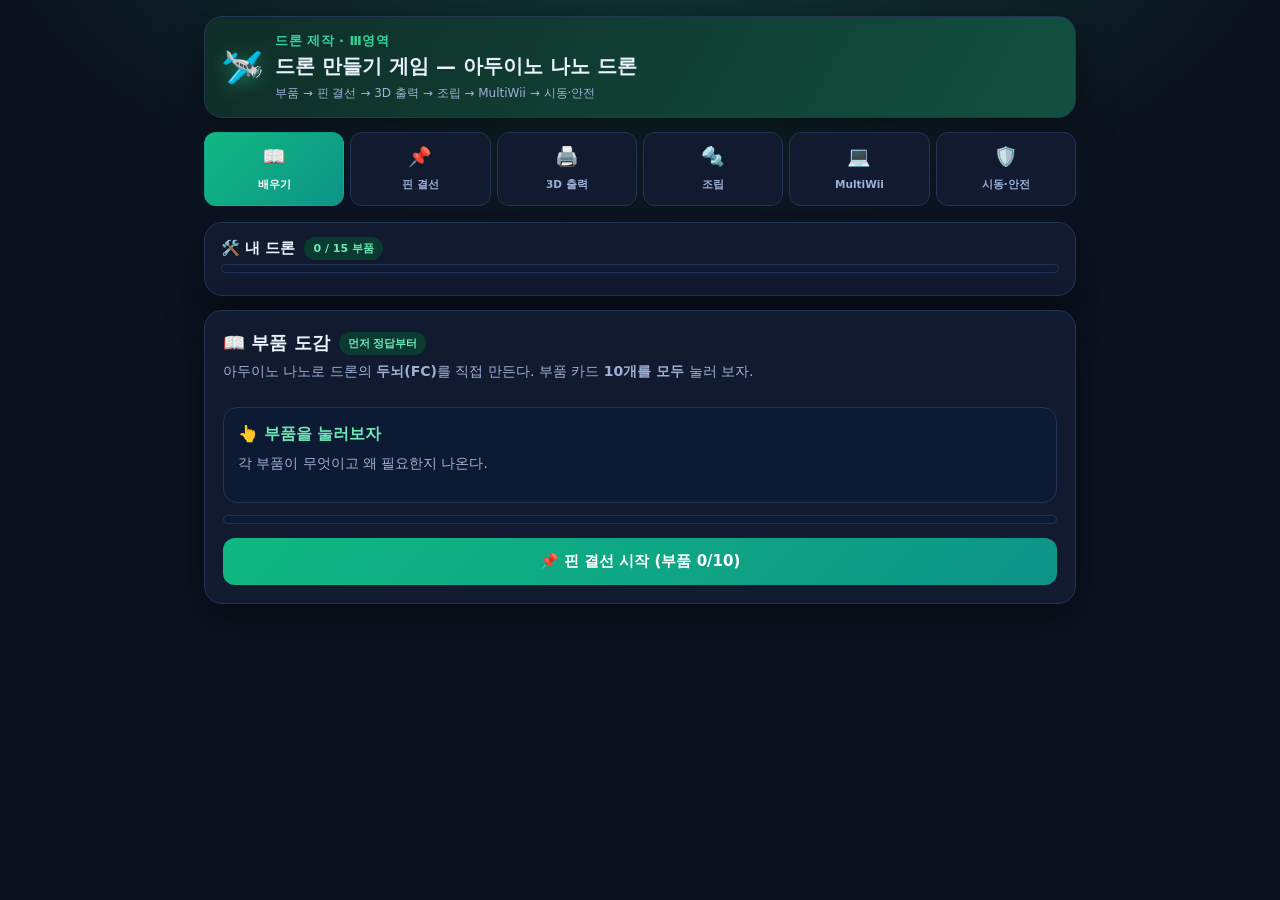
<file: build-sim-arduino.html>
<!DOCTYPE html>
<html lang="ko">
<head>
<meta charset="UTF-8">
<!-- 수업용 「모두 같은 문제」 — ?fix=1 로 열면 문제·보기 순서가 고정됩니다 -->
<script src="https://hongyul67-cpu.github.io/links/fixorder.js"></script>
<meta name="viewport" content="width=device-width, initial-scale=1.0, maximum-scale=1.0, user-scalable=no">
<title>드론 만들기 게임 · 아두이노 나노 드론 제작</title>
<style>
  :root{
    --bg:#0b1220; --panel:#111a2e; --panel2:#16213c; --line:#243456;
    --ink:#eaf1ff; --sub:#9db0d6; --muted:#6f83ac;
    --brand:#34d399; --brand2:#6ee7b7; --good:#34d399; --bad:#fb7185;
    --gold:#fbbf24; --violet:#a78bfa;
    --shadow:0 14px 40px rgba(0,0,0,.45);
  }
  *{box-sizing:border-box}
  html,body{margin:0;padding:0}
  body{
    background:radial-gradient(1200px 600px at 50% -10%, #123c34 0%, var(--bg) 55%) fixed;
    color:var(--ink); font-family:"Malgun Gothic",system-ui,"Segoe UI",Roboto,sans-serif;
    -webkit-tap-highlight-color:transparent; line-height:1.55;
  }
  .wrap{max-width:900px;margin:0 auto;padding:16px 14px 90px}
  h1,h2,h3{margin:0}
  .btn{cursor:pointer;border:0;border-radius:12px;font-weight:800;font-family:inherit}
  .btn:active{transform:translateY(1px)}

  header.top{
    display:flex;align-items:center;gap:12px;padding:14px 16px;margin-bottom:14px;
    background:linear-gradient(120deg,#0f2e28,#12503f);border:1px solid var(--line);
    border-radius:18px;box-shadow:var(--shadow)
  }
  .logo{font-size:34px;filter:drop-shadow(0 4px 8px rgba(52,211,153,.4))}
  header.top .t1{font-size:13px;color:var(--brand);font-weight:800;letter-spacing:.5px}
  header.top .t2{font-size:20px;font-weight:900}
  header.top .t3{font-size:12px;color:var(--sub);margin-top:2px}

  .steps{display:grid;grid-template-columns:repeat(6,1fr);gap:6px;margin-bottom:16px}
  .step{background:var(--panel);border:1px solid var(--line);border-radius:12px;
    padding:9px 3px;text-align:center;cursor:pointer;transition:.15s;position:relative;overflow:hidden}
  .step .ico{font-size:19px;display:block}
  .step .lb{font-size:10.5px;font-weight:800;color:var(--sub);margin-top:2px;line-height:1.2}
  .step.on{background:linear-gradient(135deg,#10b981,#0d9488);border-color:transparent}
  .step.on .lb{color:#fff}
  .step.done::after{content:"✓";position:absolute;top:3px;right:5px;color:var(--good);font-weight:900;font-size:12px}
  .step.locked{opacity:.45}

  section.panel{display:none;animation:fade .25s ease}
  section.panel.show{display:block}
  @keyframes fade{from{opacity:0;transform:translateY(6px)}to{opacity:1;transform:none}}

  .card{background:var(--panel);border:1px solid var(--line);border-radius:18px;padding:18px;box-shadow:var(--shadow);margin-bottom:14px}
  .lead{font-size:14px;color:var(--sub);margin:4px 0 0}
  .sectitle{display:flex;align-items:center;gap:9px;font-size:18px;font-weight:900;margin-bottom:4px;flex-wrap:wrap}
  .sectitle .pill{font-size:11px;background:#0b3a30;color:var(--brand2);padding:3px 9px;border-radius:999px;font-weight:800}
  .hint{background:#0d1a33;border:1px dashed var(--line);border-radius:12px;padding:10px 12px;font-size:13px;color:var(--sub);margin-top:12px}
  .hint b{color:var(--gold)}
  .warn{background:#3a2f10;border:1px solid #7c5b12;border-radius:12px;padding:10px 12px;font-size:12.5px;color:#fde68a;margin-top:10px}

  .parts{display:grid;grid-template-columns:repeat(auto-fill,minmax(150px,1fr));gap:10px;margin-top:12px}
  .part{background:var(--panel2);border:1px solid var(--line);border-radius:14px;padding:12px;cursor:pointer;transition:.15s;text-align:center}
  .part:hover{border-color:var(--brand)}
  .part .pico{font-size:30px}
  .part .pname{font-size:13px;font-weight:900;margin-top:4px}
  .part.seen{border-color:var(--good);background:#132a2c}
  .part.seen::after{content:" ✓";color:var(--good);font-weight:900}
  .detail{margin-top:12px;background:#0d1a33;border:1px solid var(--line);border-radius:14px;padding:14px;min-height:96px}
  .detail h4{margin:0 0 6px;font-size:16px;color:var(--brand2)}
  .detail ul{margin:6px 0 0;padding-left:18px;font-size:13.5px;color:var(--sub)}
  .detail li{margin-bottom:4px}

  .opts{display:flex;flex-wrap:wrap;gap:8px;margin-top:10px}
  .opt{background:var(--panel2);border:1px solid var(--line);color:var(--ink);padding:9px 13px;border-radius:11px;font-size:13px;font-weight:700}
  .opt:hover{border-color:var(--brand)}
  .opt.sel{background:linear-gradient(135deg,#10b981,#0d9488);border-color:transparent;color:#fff}
  .opt.used{opacity:.35;pointer-events:none}

  /* 결선 신호 목록 */
  .sigs{display:grid;grid-template-columns:repeat(auto-fill,minmax(160px,1fr));gap:8px;margin-top:10px}
  .sig{display:flex;align-items:center;gap:8px;background:#0d1a33;border:1px solid var(--line);border-radius:11px;padding:9px 11px;cursor:pointer;font-size:12.5px}
  .sig:hover{border-color:var(--brand)}
  .sig.sel{border-color:var(--brand);background:#123c34}
  .sig.ok{border-color:var(--good);background:#12402f}
  .sig .sn{font-weight:800;flex:1}
  .sig .sp{font-size:12px;color:var(--good);font-weight:900}

  /* 핀보드 */
  .board{background:#0d1a33;border:1px solid var(--line);border-radius:16px;padding:14px;margin-top:12px}
  .board .bt{text-align:center;font-size:12px;font-weight:900;color:var(--brand2);margin-bottom:10px}
  .pins{display:grid;grid-template-columns:repeat(auto-fill,minmax(64px,1fr));gap:7px}
  .pin{background:var(--panel2);border:1px solid var(--line);color:var(--ink);border-radius:10px;padding:11px 4px;font-size:13px;font-weight:900}
  .pin:hover{border-color:var(--brand)}
  .pin.done{opacity:.3;pointer-events:none}
  .shake{animation:shake .4s}
  @keyframes shake{0%,100%{transform:none}25%{transform:translateX(-6px)}75%{transform:translateX(6px)}}

  /* 설정 선택 */
  .setrows{display:grid;gap:10px;margin-top:12px}
  .setrow{background:#0d1a33;border:1px solid var(--line);border-radius:12px;padding:10px 12px}
  .setrow.ok{border-color:var(--good);background:#12402f}
  .setrow .sl{font-size:13px;font-weight:900;color:var(--brand2);margin-bottom:7px}
  .setrow .sc{display:flex;flex-wrap:wrap;gap:6px}
  .setrow .sc .btn{background:var(--panel2);border:1px solid var(--line);color:var(--ink);padding:7px 11px;font-size:12.5px}
  .setrow .sc .btn:hover{border-color:var(--brand)}
  .setrow .sc .btn.pick{background:linear-gradient(135deg,#10b981,#0d9488);border-color:transparent;color:#fff}

  /* 쿼드 */
  .quad{position:relative;width:100%;max-width:320px;aspect-ratio:1;margin:14px auto;
     background:radial-gradient(circle at 50% 50%, #14453a 0%, #0d1a33 70%);border:1px solid var(--line);border-radius:20px}
  .quad .body{position:absolute;left:50%;top:50%;width:24%;height:24%;transform:translate(-50%,-50%);
     background:#175e4b;border:1px solid var(--brand);border-radius:8px;display:grid;place-items:center;font-size:10px;font-weight:900;color:var(--brand2);text-align:center;line-height:1.2}
  .slot{position:absolute;width:64px;height:64px;margin:-32px 0 0 -32px;border-radius:50%;
        background:var(--panel2);border:2px dashed var(--line);display:grid;place-items:center;
        font-size:11px;font-weight:900;color:var(--muted);cursor:pointer;text-align:center;line-height:1.15}
  .slot:hover{border-color:var(--brand)}
  .slot.ok{border-style:solid;border-color:var(--good);background:#12402f;color:#a7f3d0}
  .slot .lab{font-size:10px;color:var(--muted);display:block;font-weight:700}
  .slot.ok .lab{color:#6ee7b7}
  .p-fl{left:22%;top:22%} .p-fr{left:78%;top:22%} .p-rl{left:22%;top:78%} .p-rr{left:78%;top:78%}
  .frontmark{position:absolute;left:50%;top:6px;transform:translateX(-50%);font-size:11px;color:var(--gold);font-weight:900}

  /* 순서 */
  .seq{display:flex;flex-direction:column;gap:8px;margin-top:10px}
  .seqslot{display:flex;align-items:center;gap:10px;background:#0d1a33;border:1px solid var(--line);border-radius:11px;padding:9px 12px;font-size:13.5px;min-height:44px}
  .seqslot .no{width:24px;height:24px;flex:none;border-radius:50%;background:var(--panel2);display:grid;place-items:center;font-size:12px;font-weight:900;color:var(--sub)}
  .seqslot.filled .no{background:linear-gradient(135deg,#10b981,#0d9488);color:#fff}

  /* 매칭 */
  .rows{display:grid;gap:8px;margin-top:10px}
  .row{display:flex;align-items:center;gap:10px;background:#0d1a33;border:1px solid var(--line);border-radius:11px;padding:10px 12px;font-size:13px;cursor:pointer}
  .row .rk{font-weight:900;color:var(--brand2);min-width:110px}
  .row .rv{flex:1;color:var(--muted)}
  .row.sel{border-color:var(--brand);background:#123c34}
  .row.ok{border-color:var(--good);background:#12402f}
  .row.ok .rv{color:#a7f3d0;font-weight:800}

  /* 체크리스트 */
  .checks{display:grid;gap:7px;margin-top:10px}
  .chk{display:flex;gap:10px;align-items:flex-start;background:#0d1a33;border:1px solid var(--line);border-radius:11px;padding:10px 12px;font-size:13px;cursor:pointer}
  .chk .box{width:22px;height:22px;flex:none;border-radius:6px;border:2px solid var(--line);display:grid;place-items:center;font-size:13px;color:transparent}
  .chk.on{border-color:var(--good);background:#12402f}
  .chk.on .box{background:var(--good);border-color:var(--good);color:#06281c}

  .bar{height:9px;background:#0d1a33;border-radius:99px;overflow:hidden;margin-top:12px;border:1px solid var(--line)}
  .bar i{display:block;height:100%;background:linear-gradient(90deg,#10b981,#6ee7b7);width:0;transition:.3s}
  .nav{display:flex;gap:10px;margin-top:14px;flex-wrap:wrap}
  .bigbtn{flex:1;min-width:150px;background:linear-gradient(135deg,#10b981,#0d9488);color:#fff;padding:14px;font-size:15px}
  .bigbtn:disabled{opacity:.4;cursor:not-allowed}
  .bigbtn.ghost{background:var(--panel2);border:1px solid var(--line);color:var(--sub);flex:0 0 auto;min-width:100px}
  .msg{margin-top:10px;font-size:13.5px;font-weight:800;min-height:20px}
  .msg.ok{color:var(--good)} .msg.no{color:var(--bad)}

  .score{display:grid;grid-template-columns:repeat(3,1fr);gap:10px;margin-top:12px;text-align:center}
  .score div{background:#0d1a33;border:1px solid var(--line);border-radius:14px;padding:14px 6px}
  .score b{display:block;font-size:26px;color:var(--brand2)}
  .score span{font-size:12px;color:var(--sub)}
  table.log{width:100%;border-collapse:collapse;margin-top:12px;font-size:13px}
  table.log th,table.log td{border-bottom:1px solid var(--line);padding:8px 6px;text-align:left}
  table.log th{color:var(--sub);font-size:12px}
  .badge{display:inline-block;padding:2px 8px;border-radius:99px;font-size:11px;font-weight:900}
  .badge.g{background:#12402f;color:#a7f3d0} .badge.b{background:#43121f;color:#fecdd3}
  code{background:#0b1428;border:1px solid var(--line);border-radius:5px;padding:1px 5px;font-size:12.5px;color:var(--gold)}

  /* 조립 현황 카드 */
  .previewcard{padding:14px 16px 10px}
  .previewcard .bar{margin-top:4px}

  /* 완성 → 이륙 연출 */
  .flyover{position:fixed;inset:0;z-index:120;display:none;overflow:hidden;
    background:linear-gradient(180deg,#0b1220 0%,#124036 45%,#1d7a5f 75%,#5ec9a4 100%)}
  .flyover.show{display:block;animation:foIn .5s ease}
  @keyframes foIn{from{opacity:0}to{opacity:1}}
  .flyover .cloud{position:absolute;background:rgba(255,255,255,.16);border-radius:99px;filter:blur(2px);
    animation:foCloud linear infinite}
  @keyframes foCloud{from{transform:translateY(0)}to{transform:translateY(120vh)}}
  .flyover .fotxt{position:absolute;left:0;right:0;top:12%;text-align:center;z-index:2}
  .flyover .fotxt .big{font-size:30px;font-weight:900;text-shadow:0 4px 18px rgba(0,0,0,.5)}
  .flyover .fotxt .sm{font-size:14px;color:#d1fae5;margin-top:6px}
  .flyover #foDrone{position:absolute;left:50%;top:52%;width:min(70vw,330px);transform:translate(-50%,-50%);z-index:3}
  .flyover #foDrone .dz{max-width:none}
  .flyover #foDrone .dz .cap{display:none}
  .flyover .foclose{position:absolute;left:50%;bottom:8%;transform:translateX(-50%);z-index:4;
    background:rgba(255,255,255,.92);color:#0b1220;padding:13px 26px;font-size:15px}
</style>
</head>
<body>
<div class="wrap">

  <header class="top">
    <div class="logo">🛩️</div>
    <div>
      <div class="t1">드론 제작 · Ⅲ영역</div>
      <div class="t2">드론 만들기 게임 — 아두이노 나노 드론</div>
      <div class="t3">부품 → 핀 결선 → 3D 출력 → 조립 → MultiWii → 시동·안전</div>
    </div>
  </header>

  <div class="steps" id="steps">
    <div class="step on" data-go="learn"    ><span class="ico">📖</span><span class="lb">배우기</span></div>
    <div class="step" data-go="pin"  ><span class="ico">📌</span><span class="lb">핀 결선</span></div>
    <div class="step" data-go="print"><span class="ico">🖨️</span><span class="lb">3D 출력</span></div>
    <div class="step" data-go="build"><span class="ico">🔩</span><span class="lb">조립</span></div>
    <div class="step" data-go="sw"   ><span class="ico">💻</span><span class="lb">MultiWii</span></div>
    <div class="step" data-go="safe" ><span class="ico">🛡️</span><span class="lb">시동·안전</span></div>
  </div>

  <!-- 조립 현황 드론 (모든 단계에서 보임) -->
  <div class="card previewcard">
    <div class="sectitle" style="font-size:15px">🛠️ 내 드론 <span class="pill" id="pvCount">0 / 15 부품</span></div>
    <div id="pvDrone"></div>
    <div class="bar"><i id="pvBar"></i></div>
    <div class="hudrow" id="hudRow" style="margin-top:12px"></div>
  </div>

  <!-- 1. 배우기 -->
  <section class="panel show" id="p-learn">
    <div class="card">
      <div class="sectitle">📖 부품 도감 <span class="pill">먼저 정답부터</span></div>
      <p class="lead">아두이노 나노로 드론의 <b>두뇌(FC)</b>를 직접 만든다. 부품 카드 <b>10개를 모두</b> 눌러 보자.</p>
      <div class="parts" id="parts"></div>
      <div class="detail" id="partDetail">
        <h4>👆 부품을 눌러보자</h4>
        <p style="margin:0;font-size:13.5px;color:var(--sub)">각 부품이 무엇이고 왜 필요한지 나온다.</p>
      </div>
      <div class="bar"><i id="learnBar"></i></div>
      <div class="nav"><button class="btn bigbtn" data-go="pin" id="toPin">📌 핀 결선 시작 (부품 0/10)</button></div>
    </div>
  </section>

  <!-- 2. 핀 결선 -->
  <section class="panel" id="p-pin">
    <div class="card">
      <div class="sectitle">📌 아두이노 나노 FC 결선표 <span class="pill">신호 탭 → 핀 탭</span></div>
      <p class="lead">위에서 연결할 <b>신호</b>를 고르고, 아래 보드에서 꽂을 <b>핀</b>을 누르자. 13개를 모두 연결하면 FC 기판 완성!</p>
      <div class="sigs" id="sigs"></div>
      <div class="board">
        <div class="bt">— Arduino Nano —</div>
        <div class="pins" id="pins"></div>
      </div>
      <div class="msg" id="pinMsg"></div>
      <div class="warn">⚠️ 교과서 89쪽 표에는 <code>SDA=A5, SCL=A4</code>로 적혀 있지만, 88쪽 설명과 아두이노 나노의 실제 핀 배치는
        <b>A4 = SDA(데이터), A5 = SCL(클럭)</b>이다. 이 게임은 실제 배치를 정답으로 한다.</div>
      <div class="hint">💡 자이로 센서는 <b>I2C 통신</b>으로 아두이노와 대화한다. SDA는 데이터가 오가는 선, SCL은 박자를 맞춰 주는 시계 선이다.<br>
      💡 3×7cm 240홀 <b>만능 기판</b>에 헤더 핀을 납땜해 위 결선대로 뒷면에서 전선을 연결한다. <b>쇼트가 나지 않게</b> 주의!</div>
      <div class="nav">
        <button class="btn bigbtn ghost" data-go="learn">← 배우기</button>
        <button class="btn bigbtn" data-go="print" id="toPrint">🖨️ 3D 출력 →</button>
      </div>
    </div>
  </section>

  <!-- 3. 3D 출력 -->
  <section class="panel" id="p-print">
    <div class="card">
      <div class="sectitle">🖨️ 프레임 출력 설정 <span class="pill">슬라이싱 옵션</span></div>
      <p class="lead">직접 모델링한 상판·하판·암(Arm)을 3D 프린터로 뽑는다. 교과서 권장 설정으로 맞춰 보자.</p>
      <div class="setrows" id="setrows"></div>
      <div class="msg" id="printMsg"></div>
      <div class="hint">💡 출력 방향은 <b>바닥에 닿는 면적이 가장 넓게</b> 놓는다. 슬라이싱 후 가상 적층으로 형상·시간을 확인하고 <b>G코드</b>로 저장한다.<br>
      💡 프레임 설계 포인트 — 나사 구멍 지름 <b>2.5mm</b>, 상판·하판을 나누고 나사로 결합, 원형 패턴으로 4개 복사, 강도는 유지하면서 <b>빈 공간</b>으로 경량화.<br>
      💡 3D 프린터가 없어도 괜찮다. 나무젓가락·아이스크림 막대·고무줄로도 훌륭한 드론을 만들 수 있다.</div>
      <div class="nav">
        <button class="btn bigbtn ghost" data-go="pin">← 핀 결선</button>
        <button class="btn bigbtn" data-go="build" id="toBuild">🔩 조립 →</button>
      </div>
    </div>
  </section>

  <!-- 4. 조립 -->
  <section class="panel" id="p-build">
    <div class="card">
      <div class="sectitle">🔩 ① 모터 · ESC 결선 <span class="pill">직결 / 교차</span></div>
      <p class="lead">배우기에서 본 대로 <b>어느 번호가 CW이고 어느 번호가 CCW인지</b> 떠올려 보자.<br>
      CW 모터는 ESC 삼선을 <b>그대로</b> 연결하고, CCW 모터는 <b>가운데 선만 그대로 두고 좌우를 바꿔</b> 연결한다.</p>
      <div class="quad" id="escQuad">
        <div class="frontmark">▲ 기체 앞 (자이로 Y 화살표)</div>
        <div class="body">Nano<br>FC</div>
        <!-- 자리마다 모터 번호만 준다. CW/CCW 를 여기 적어 두면 보기(직결=CW / 교차=CCW)와
             글자가 그대로 맞아떨어져 그림을 볼 필요가 없어진다 — 정답 유출. 맞힌 뒤에 채운다. -->
        <div class="slot p-fl" data-pos="FL"><span>1번<span class="lab">?</span></span></div>
        <div class="slot p-fr" data-pos="FR"><span>2번<span class="lab">?</span></span></div>
        <div class="slot p-rl" data-pos="RL"><span>4번<span class="lab">?</span></span></div>
        <div class="slot p-rr" data-pos="RR"><span>3번<span class="lab">?</span></span></div>
      </div>
      <div class="opts" id="escOpts"></div>
      <div class="msg" id="escMsg"></div>
      <div class="warn">⚠️ 모터 번호는 <b>FC마다 다르다.</b> 픽스호크(ArduPilot)는 1번이 앞·오른쪽이고 대각선끼리 같은 방향이지만,
        MultiWii 방식은 위 그림과 같다. 쓰는 FC의 <b>모터 순서표</b>를 반드시 확인할 것.</div>
    </div>
    <div class="card">
      <div class="sectitle">🔧 ② 조립 점검 <span class="pill">맞는 것만 켜기</span></div>
      <p class="lead">아래 중 <b>맞는 설명만</b> 눌러서 켜자. 틀린 설명을 켜면 실수로 기록된다.</p>
      <div class="checks" id="asmChecks"></div>
      <div class="msg" id="asmMsg"></div>
      <div class="hint">💡 프로펠러 조립 팁 — 모두 가로로 놓고, <b>동체와 가장 가까운 날개가 모두 높은 쪽</b>이 되도록 맞추면 방향이 맞다.
        입으로 바람을 불어 회전 방향을 확인할 수도 있다.</div>
      <div class="nav">
        <button class="btn bigbtn ghost" data-go="print">← 3D 출력</button>
        <button class="btn bigbtn" data-go="sw" id="toSw">💻 MultiWii →</button>
      </div>
    </div>
  </section>

  <!-- 5. MultiWii -->
  <section class="panel" id="p-sw">
    <div class="card">
      <div class="sectitle">💻 MultiWii 세팅 순서 <span class="pill">순서대로 탭</span></div>
      <p class="lead">MultiWii는 아두이노 나노에 올리는 <b>FC 오픈소스</b>, MultiWiiConf는 기체를 세팅하는 <b>GUI</b>다.</p>
      <div class="seq" id="swSlots"></div>
      <div class="opts" id="swOpts"></div>
      <div class="msg" id="swMsg"></div>
      <div class="hint">💡 <code>config.h</code>에서 <code>#define QUADX</code>의 주석을 해제해 4개 프로펠러 쿼드콥터로 설정하고,
      쓰고 있는 <b>자이로 센서 모델명</b>도 활성화한다. <code>#define RCAUXPIN12</code>도 켠다.<br>
      💡 <b>CALIB_ACC</b>는 기체를 수평에 두고 눌러 약 15초 기다린다. 롤·피치가 0°가 되면 <b>WRITE</b>로 저장한다.</div>
      <div class="nav">
        <button class="btn bigbtn ghost" data-go="build">← 조립</button>
        <button class="btn bigbtn" data-go="safe" id="toSafe">🛡️ 시동·안전 →</button>
      </div>
    </div>
  </section>

  <!-- 6. 시동·안전 -->
  <section class="panel" id="p-safe">
    <div class="card">
      <div class="sectitle">⚡ ① ESC 보정 순서 <span class="pill">순서대로 탭</span></div>
      <p class="lead">ESC가 FC로부터 오는 스로틀의 <b>최솟값·최댓값</b>을 알게 해 주는 과정이다.</p>
      <div class="seq" id="escSeqSlots"></div>
      <div class="opts" id="escSeqOpts"></div>
      <div class="msg" id="escSeqMsg"></div>
    </div>
    <div class="card">
      <div class="sectitle">🎚️ ② 비행 모드 <span class="pill">설명 맞추기</span></div>
      <p class="lead">모드 줄을 누르고 아래에서 알맞은 설명을 고르자.</p>
      <div class="rows" id="modeRows"></div>
      <div class="opts" id="modeOpts"></div>
      <div class="msg" id="modeMsg"></div>
      <div class="hint">💡 <b>시동(ARM)</b> = 스로틀 최하 + 요(러더) 최우. <b>시동 끄기</b> = 스로틀 최하 + 요 최좌.<br>
      💡 시동이 안 걸리면 <code>Multiwii.h</code>의 <b>MINCHECK / MAXCHECK</b> 값과, 설정 화면의 <b>Minthrottle</b>이
      조종기에서 오는 최소 스로틀값보다 <b>작은지</b> 확인한다.</div>
    </div>
    <div class="card">
      <div class="sectitle">🛡️ ③ 비행 전 안전 점검 <span class="pill">전부 체크</span></div>
      <p class="lead">실제로 날리기 전에 확인할 것들이다. <b>10개 모두</b> 체크하자.</p>
      <div class="checks" id="safeChecks"></div>
      <div class="msg" id="safeMsg"></div>
      <div class="nav">
        <button class="btn bigbtn ghost" data-go="sw">← MultiWii</button>
        <button class="btn bigbtn" id="toResult">🏁 결과 보기</button>
      </div>
    </div>

    <div class="card" id="resultCard" style="display:none">
      <div class="sectitle">🏁 제작 결과</div>
      <div class="score">
        <div><b id="rScore">0</b><span>점수 (100점)</span></div>
        <div><b id="rMiss">0</b><span>실수 횟수</span></div>
        <div><b id="rTime">0분</b><span>걸린 시간</span></div>
      </div>
      <table class="log"><thead><tr><th>단계</th><th>실수</th><th>결과</th></tr></thead><tbody id="rBody"></tbody></table>
      <div class="hint" id="rAdvice"></div>
      <div class="nav">
        <button class="btn bigbtn" id="btnReport">📝 보고서 쓰러 가기</button>
        <button class="btn bigbtn ghost" id="btnSubmit" style="display:none">📤 선생님께 제출</button>
        <button class="btn bigbtn ghost" id="btnRetry">🔄 다시</button>
      </div>
    </div>
  </section>

</div>

<div class="flyover" id="flyOver">
  <div class="fotxt">
    <div class="big">🎉 드론 완성 — 이륙!</div>
    <div class="sm">기판을 납땜하고, 프레임을 뽑고, MultiWii까지 올린 내 드론</div>
  </div>
  <div id="foDrone"></div>
  <button class="btn foclose" id="foClose">결과 보기 →</button>
</div>

<script src="https://hongyul67-cpu.github.io/links/collector.js" data-tool="드론 제작 마스터"></script>
<script src="rc-part.js"></script>
<script src="https://hongyul67-cpu.github.io/links/rank.js" data-tool="드론 제작" data-pace="class"></script>
<script>
/* ── 랭킹전(공용 계급) + 생기부 키워드 ──
   · 랭킹: 같은 data-tool("드론 제작")을 쓰는 도구끼리 RP(랭크 포인트)가 하나로 쌓인다.
   · 생기부: 제출할 때 활동명·도전횟수·계급이 자동으로 얹혀 키워드·문장 초안이 만들어진다. */
(function(){
  var MODE_NAME = '드론 제작 — 아두이노 나노';
  var TRY_KEY   = 'try_드론';

  function bumpTry(m){
    var d={}; try{ d=JSON.parse(localStorage.getItem(TRY_KEY))||{}; }catch(e){}
    d[m]=(d[m]||0)+1;
    try{ localStorage.setItem(TRY_KEY, JSON.stringify(d)); }catch(e){}
    return d[m];
  }
  /* 오른쪽 아래에는 이미 다른 단추들이 산다 —
     fx.js 의 소리 토글(#fxSnd) 이다.
     그냥 두면 계급 배지가 그 위에 그대로 포개져 글자가 겹쳐 읽히지 않는다.
     붙어 있는 것들을 재서 그 위로 올린다(backbar.js 가 왼쪽 아래에서 쓰는 방식과 같다).
     두 단추가 fx.js 처럼 늦게 붙는 경우가 있어 load 뒤에 한 번 더 잰다. */
  function stackBadge(el){
    function place(){
      var up=10;
      ['#fxSnd'].forEach(function(s){
        var o=document.querySelector(s); if(!o) return;
        var r=o.getBoundingClientRect();
        if(r.height) up=Math.max(up, Math.round(window.innerHeight-r.top)+6);
      });
      el.style.bottom=up+'px';
    }
    place();
    setTimeout(place,0);
    window.addEventListener('load',place);
    window.addEventListener('resize',place);   /* 폰 회전·창 크기 바뀜 */
  }
  /* 도구마다 화면 구조가 달라, 계급은 화면 구석 배지로 공통 표시한다 */
  function paintBadge(){
    if(!window.Rank || !document.body) return;
    var el=document.getElementById('rk-badge');
    if(!el){
      el=document.createElement('div'); el.id='rk-badge';
      el.style.cssText='position:fixed;right:10px;bottom:10px;z-index:9998;'
        +'font-size:11.5px;opacity:.9;pointer-events:none';
      document.body.appendChild(el);
      stackBadge(el);
    }
    try{ el.innerHTML=Rank.badge(); }catch(e){}
  }
  window.RankKit = {
    mode: MODE_NAME,
    /* 채점이 끝난 지점에서 호출 — RP 정산 + 승급 연출 */
    award: function(pct, mode){
      if(!window.Rank) return null;
      var rk=null;
      try{ rk=Rank.award(pct, {mode: mode||MODE_NAME}); }catch(e){}
      paintBadge();
      if(rk && rk.tierUp && window.FX){
        try{ FX.banner({icon:rk.tierAfter.icon, title:rk.tierAfter.name+' 승급!',
                        sub:rk.after+' RP · '+rk.tierAfter.full, stars:3}); }catch(e){}
      }
      return rk;
    }
  };
  if(document.readyState==='loading') document.addEventListener('DOMContentLoaded', paintBadge);
  else paintBadge();

  /* 생기부 — 제출 payload 에 활동명·도전횟수·계급을 자동으로 붙인다 */
  var t=setInterval(function(){
    if(!window.ResultCollector) return;
    clearInterval(t);
    if(ResultCollector.__kit) return;
    ResultCollector.__kit=1;
    var orig=ResultCollector.open;
    ResultCollector.open=function(p){
      p=p||{};
      var m=p.mode||MODE_NAME;
      p.mode=m;
      if(p.retry===undefined) p.retry=bumpTry(m);
      if(p.tier===undefined && window.Rank){ try{ p.tier=Rank.get().tier.full; }catch(e){} }
      return orig.call(this,p);
    };
  }, 60);
})();
</script>
<script>window.FIG_PAGE="arduino";</script>
<script src="https://hongyul67-cpu.github.io/links/fig.js"></script>
<script src="figs.js"></script>
<script src="https://hongyul67-cpu.github.io/links/fx.js"></script>
<script src="drone-anim.js"></script>
<script>
(function(){
"use strict";
var $=function(s,r){return (r||document).querySelector(s)};
var $$=function(s,r){return Array.prototype.slice.call((r||document).querySelectorAll(s))};

var START=Date.now();
var MISS={pin:0,print:0,build:0,sw:0,safe:0};
var ORDER=["learn","pin","print","build","sw","safe"];

/* ─────────── 조립 현황 드론 ─────────── */
FX.hud($("#hudRow"));
var DRONE = DroneAnim.mount($("#pvDrone"), {layout:"multiwii", caption:"아직 아무것도 안 붙었다"});
var BUILT={}, PART_TOTAL=15;
var PART_CAP={
  fc:"아두이노 나노 FC 기판 완성", wire:"결선표대로 배선 완료", rx:"수신기 연결", batt:"3셀 리포 장착",
  frame:"3D 출력한 프레임 조립", skid:"랜딩 기어 부착",
  m1:"1번 모터(CW) 장착", m2:"2번 모터(CCW) 장착", m3:"3번 모터(CW) 장착", m4:"4번 모터(CCW) 장착",
  p1:"1번 프로펠러", p2:"2번 프로펠러", p3:"3번 프로펠러", p4:"4번 프로펠러", gps:"센서 보드 장착"
};
function attach(name){
  if(BUILT[name]) return;
  BUILT[name]=true;
  DRONE.part(name,true);
  var n=Object.keys(BUILT).length;
  $("#pvCount").textContent=n+" / "+PART_TOTAL+" 부품";
  $("#pvBar").style.width=Math.min(100,n/PART_TOTAL*100)+"%";
  DRONE.caption(PART_CAP[name]||"조립 중");
  if(n>=PART_TOTAL){ DRONE.caption("🎉 조립 완료! 이제 세팅만 하면 난다").done().spin(1); }
}

/* 완성 이륙 연출 */
var ALLPARTS=["frame","skid","batt","m1","m2","m3","m4","fc","wire","gps","tele","rx","p1","p2","p3","p4"];
function celebrate(){
  var fo=$("#flyOver");
  fo.classList.add("show");
  for(var i=0;i<9;i++){
    var c=document.createElement("div");
    c.className="cloud";
    var w=40+Math.random()*130;
    c.style.width=w+"px"; c.style.height=(w*0.32)+"px";
    c.style.left=(Math.random()*92)+"%"; c.style.top=(-20-Math.random()*60)+"%";
    c.style.animationDuration=(3.5+Math.random()*4)+"s";
    c.style.animationDelay=(Math.random()*2.5)+"s";
    fo.appendChild(c);
  }
  var FO=DroneAnim.mount($("#foDrone"),{layout:"multiwii",caption:""});
  ALLPARTS.forEach(function(p){ FO.part(p,true) });
  FO.spin(2);
  setTimeout(function(){ FO.takeoff() },900);
  DRONE.spin(2); DRONE.takeoff();
}
$("#foClose").addEventListener("click",function(){
  $("#flyOver").classList.remove("show");
  DRONE.land().spin(0).caption("착륙 완료 — 수고했다!");
  showResult();
});

/* ── 1. 부품 도감 ── */
var PARTS=[
 {i:"🧠",n:"아두이노 나노",d:["이 드론의 <b>FC(비행 제어 장치)</b> 역할을 한다. 자이로 값을 읽어 4개 모터의 출력을 계산한다.",
   "디지털 핀 D0~D13, 아날로그 핀 A0~A7을 쓴다. <b>A4=SDA, A5=SCL</b>로 I2C 통신을 한다.",
   "컴퓨터와 USB로 연결해 아두이노 IDE에서 코드를 올린다."]},
 {i:"🎯",n:"GY-86 10축 센서",d:["<b>자이로스코프</b>: 어느 방향으로 얼마나 빨리 회전하는지 감지 → 기체를 안정시킨다.",
   "<b>가속도계</b>: 어느 방향으로 얼마나 빨리 움직이는지 측정.",
   "<b>기압 고도계</b>: 대기압으로 고도를 측정. <b>지자계</b>: 나침반 역할.",
   "핀: VCC(3.3~5V) · GND · SDA · SCL. I2C로 아두이노와 통신한다."]},
 {i:"🟩",n:"만능 기판 3×7cm",d:["240홀 만능 기판에 <b>헤더 핀을 납땜</b>해 아두이노 나노와 센서를 꽂을 소켓을 만든다.",
   "수신기·ESC·I2C·5V 전원의 인터페이스 포트로 쓴다. 뒷면에서 전선으로 결선한다.",
   "<b>쇼트</b>가 나지 않도록 주의해서 납땜한다."]},
 {i:"🔌",n:"ESC ×4 (12A)",d:["EMAX Simonk 12A. FC의 신호를 받아 <b>모터 회전 속도</b>를 만든다.",
   "삼선 중 <b>좌우 두 선을 바꾸면</b> 회전 방향이 반대가 된다.",
   "4개 중 <b>하나만</b> 전원선·그라운드를 FC 보드의 모터 전원단에 연결한다."]},
 {i:"⚙️",n:"BLDC 모터 ×4",d:["EMAX MT2204 <b>2300KV</b>. KV는 1V당 분당 회전수를 뜻한다.",
   "1·3번은 시계(CW), 2·4번은 반시계(CCW)로 돌아야 토크가 상쇄된다.",
   "회전 방향이 반대면 ESC 삼선 중 두 선을 바꿔 끼운다."]},
 {i:"🎮",n:"수신기 · 조종기",d:["<b>5채널 이상</b> 조종기를 쓴다. 스로틀·롤·피치·요 4채널 + AUX(비행 모드).",
   "조종기와 수신기는 먼저 <b>바인딩</b>해야 한다. 바인딩 키는 B/VCC에, 배터리는 CH3에 연결.",
   "조종기 전원을 켤 때는 <b>스로틀을 제일 아래</b>로 내려 둔다."]},
 {i:"🔋",n:"3셀 리포 배터리",d:["리튬 폴리머 3셀 = <b>11.1V</b> (1셀 정격 3.7V).",
   "만충 4.2V / 최소 3.0V. 이 아래로 방전하면 배터리가 망가진다.",
   "부풀거나 손상된 배터리는 절대 쓰지 않는다."]},
 {i:"🖨️",n:"프레임 (3D 출력)",d:["mini <b>250~280</b> 사이즈 쿼드콥터 프레임. 상판·하판·암(Arm)으로 나눠 설계하고 나사로 결합한다.",
   "프레임 크기는 <b>대각선 모터 축 사이 거리</b>를 mm로 표시한 값이다.",
   "싱기버스(Thingiverse)에서 'drone frame'을 검색해 참고할 수 있다."]},
 {i:"🌀",n:"프로펠러",d:["5045 또는 5030 규격. <b>CW 2개 + CCW 2개</b>.",
   "5030 = 길이 5인치, 피치 3인치.",
   "가로로 놓았을 때 <b>동체와 가장 가까운 날개가 모두 높은 쪽</b>이면 방향이 맞다."]},
 {i:"💻",n:"MultiWii",d:["아두이노 기반 드론 컨트롤러용 <b>오픈 소스</b> 펌웨어. 아두이노 나노에 올린다.",
   "<b>MultiWiiConf</b>는 기체를 세팅하는 GUI 프로그램(자바 필요).",
   "비행 모드 <b>ACRO / ANGLE / HORIZON</b>을 지원한다."]}
];
(function(){
  var box=$("#parts");
  // 그림(figs.js) — 부품 카드 위에 「그림으로 먼저 보기」, 카드를 누르면 설명 아래에 그 부품의 그림
  if(window.DroneFigs){
    var gf=DroneFigs.first(PARTS.map(function(p){return p.n}));
    if(gf) box.insertAdjacentHTML("beforebegin",gf);
  }
  PARTS.forEach(function(p){
    var el=document.createElement("div");
    el.className="part";
    el.innerHTML='<div class="pico">'+p.i+'</div><div class="pname">'+p.n+(window.DroneFigs&&DroneFigs.keysFor([p.n]).length?'<span class="dfig-mark" title="그림 있음"> 🖼️</span>':'')+'</div>';
    el.addEventListener("click",function(){
      el.classList.add("seen");
      $("#partDetail").innerHTML='<h4>'+p.i+' '+p.n+'</h4><ul><li>'+p.d.join("</li><li>")+'</li></ul>'+(window.DroneFigs?DroneFigs.card(p.n):'');
      var n=$$(".part.seen").length;
      $("#learnBar").style.width=(n/PARTS.length*100)+"%";
      var b=$("#toPin");
      b.textContent = n>=PARTS.length ? "📌 핀 결선 시작" : "📌 핀 결선 시작 (부품 "+n+"/"+PARTS.length+")";
      if(n>=PARTS.length){ b.disabled=false; unlock("pin"); }
    });
    box.appendChild(el);
  });
})();

/* ── 2. 핀 결선 ── */
var SIGS=[
 {n:"모터(ESC) 1",p:"D3"},{n:"모터(ESC) 2",p:"D10"},{n:"모터(ESC) 3",p:"D9"},{n:"모터(ESC) 4",p:"D11"},
 {n:"수신기 Throttle",p:"D2"},{n:"수신기 Roll",p:"D4"},{n:"수신기 Pitch",p:"D5"},{n:"수신기 Yaw",p:"D6"},
 {n:"수신기 Aux1",p:"D7"},{n:"수신기 Aux2",p:"D12"},
 {n:"I2C SDA (데이터)",p:"A4"},{n:"I2C SCL (클럭)",p:"A5"},{n:"LED",p:"D13"}
];
var PINS=["D2","D3","D4","D5","D6","D7","D8","D9","D10","D11","D12","D13","A4","A5"];
var pickSig=null;
(function(){
  var sb=$("#sigs");
  SIGS.forEach(function(s,i){
    var el=document.createElement("div");
    el.className="sig"; el.dataset.i=i;
    el.innerHTML='<span class="sn">'+s.n+'</span><span class="sp"></span>';
    el.addEventListener("click",function(){
      if(el.classList.contains("ok")) return;
      $$("#sigs .sig").forEach(function(o){o.classList.remove("sel")});
      el.classList.add("sel"); pickSig=i;
      say("#pinMsg","",s.n+" 선택 — 꽂을 핀을 누르세요");
    });
    sb.appendChild(el);
  });
  var pb=$("#pins");
  PINS.forEach(function(p){
    var b=document.createElement("button");
    b.className="btn pin"; b.textContent=p; b.dataset.p=p;
    b.addEventListener("click",function(){
      if(pickSig===null){ say("#pinMsg","no","먼저 위에서 연결할 신호를 고르세요"); return; }
      var s=SIGS[pickSig], el=$('#sigs .sig[data-i="'+pickSig+'"]');
      if(s.p===p){
        el.classList.remove("sel"); el.classList.add("ok");
        $(".sp",el).textContent="→ "+p; b.classList.add("done"); pickSig=null;
        pinGroupCheck();
        FX.ok(el);
        say("#pinMsg","ok","연결!");
        if($$("#sigs .sig.ok").length===SIGS.length){
          $("#toPrint").disabled=false; unlock("print"); mark("pin");
          say("#pinMsg","ok","🎉 FC 기판 결선 완성! D8 하나만 남았다(안 쓰는 핀).");
        }
      }else{
        MISS.pin++; FX.no(b);
        say("#pinMsg","no",s.n+"은(는) "+p+"이 아니다. 결선표를 다시 보자.");
      }
    });
    pb.appendChild(b);
  });
})();
/* 결선이 한 묶음씩 끝날 때마다 드론에 부품이 붙는다 */
function pinGroupCheck(){
  var names=$$("#sigs .sig.ok").map(function(el){ return $(".sn",el).textContent });
  var has=function(pre){ return names.filter(function(n){ return n.indexOf(pre)===0 }).length };
  if(has("모터(ESC)")===4) attach("wire");
  if(has("수신기")===6)    attach("rx");
  if(has("I2C")===2)       attach("gps");
  if(has("LED")===1)       attach("fc");
}

/* ── 3. 3D 출력 설정 ── */
var SETS=[
 {l:"레이어 높이",o:["0.1mm","0.2mm","0.4mm"],a:"0.2mm"},
 {l:"외벽 / 위아래 두께",o:["0.4mm","0.8mm","1.6mm"],a:"0.8mm"},
 {l:"노즐 온도",o:["190℃","210℃","250℃"],a:"210℃"},
 {l:"베드 온도",o:["끄기","50℃","100℃"],a:"50℃"},
 {l:"채우기 밀도",o:["10%","20%","80%"],a:"20%"},
 {l:"프린트 속도",o:["30mm/s","60mm/s","120mm/s"],a:"60mm/s"},
 {l:"서포트 생성 위치",o:["생성 안 함","베드에 닿는 곳만","모든 곳"],a:"베드에 닿는 곳만"},
 {l:"베드 부착물 형상",o:["없음","브림","래프트"],a:"래프트"}
];
(function(){
  var box=$("#setrows");
  SETS.forEach(function(s,i){
    var row=document.createElement("div");
    row.className="setrow"; row.dataset.i=i;
    var h='<div class="sl">'+s.l+'</div><div class="sc">';
    s.o.forEach(function(o){ h+='<button class="btn" data-o="'+o+'">'+o+'</button>' });
    row.innerHTML=h+'</div>';
    $$(".btn",row).forEach(function(b){
      b.addEventListener("click",function(){
        if(row.classList.contains("ok")) return;
        if(b.dataset.o===s.a){
          $$(".btn",row).forEach(function(x){x.classList.remove("pick")});
          b.classList.add("pick"); row.classList.add("ok");
          FX.ok(row);
          say("#printMsg","ok",s.l+" 설정 완료!");
          if($$("#setrows .setrow.ok").length===SETS.length){
            $("#toBuild").disabled=false; unlock("build"); mark("print");
            attach("frame"); attach("skid");
            say("#printMsg","ok","🎉 슬라이싱 설정 완료! 출력한 프레임이 드론에 붙었다.");
          }
        }else{
          MISS.print++; FX.no(row);
          say("#printMsg","no",s.l+" — 교과서 권장값이 아니다.");
        }
      });
    });
    box.appendChild(row);
  });
})();

/* ── 4-1. ESC 결선 ── */
var ESC_ANS={FL:"직결",RR:"직결",FR:"교차",RL:"교차"};
var ESC_NO={FL:"1번 CW",FR:"2번 CCW",RL:"4번 CCW",RR:"3번 CW"};
var pickEsc=null, escOK=false, asmOK=false;
(function(){
  var box=$("#escOpts");
  [["직결","🔗 삼선 그대로 직결 (CW)"],["교차","🔀 좌우 바꿔 교차 결선 (CCW)"]].forEach(function(a){
    var b=document.createElement("button");
    b.className="btn opt"; b.dataset.v=a[0]; b.textContent=a[1];
    b.addEventListener("click",function(){
      $$("#escOpts .opt").forEach(function(o){o.classList.remove("sel")});
      b.classList.add("sel"); pickEsc=a[0];
      say("#escMsg","",a[1]+" 선택 — 적용할 모터를 누르세요");
    });
    box.appendChild(b);
  });
  $$("#escQuad .slot").forEach(function(s){
    s.addEventListener("click",function(){
      if(!pickEsc){ say("#escMsg","no","먼저 아래에서 결선 방식을 고르세요"); return; }
      if(s.classList.contains("ok")) return;
      var pos=s.dataset.pos;
      if(ESC_ANS[pos]===pickEsc){
        s.classList.add("ok");
        s.innerHTML='<span>'+ESC_NO[pos]+'<span class="lab">'+pickEsc+'</span></span>';
        attach("m"+parseInt(ESC_NO[pos],10));
        FX.ok(s);
        say("#escMsg","ok","맞다!");
        if($$("#escQuad .slot.ok").length===4){ escOK=true; checkBuild();
          say("#escMsg","ok","🎉 CW는 직결, CCW는 교차 — 모두 정확!"); }
      }else{
        MISS.build++; FX.no(s);
        say("#escMsg","no","이 모터는 그 방식이 아니다. CW=직결, CCW=교차!");
      }
    });
  });
})();

/* ── 4-2. 조립 점검 ── */
var ASM=[
 {t:"자이로 센서의 <b>Y 화살표</b>가 동체의 앞 방향을 향하도록 중앙에 부착한다",ok:true},
 {t:"ESC <b>4개 모두</b>의 전원선과 그라운드를 FC 보드 전원단에 연결한다",ok:false},
 {t:"ESC <b>하나만</b> 전원선·그라운드를 FC 보드 모터 인터페이스 전원단에 연결한다",ok:true},
 {t:"FC 보드와 수신기는 <b>암-암(F-F) 듀퐁 케이블</b>로 연결한다",ok:true},
 {t:"프로펠러는 <b>대각선끼리 서로 반대</b> 방향으로 돌아야 한다",ok:false},
 {t:"프로펠러는 <b>대각선끼리 같은</b> 방향으로 돌아야 한다",ok:true},
 {t:"자이로 센서는 동체 <b>맨 끝 암(Arm) 위</b>에 붙이는 것이 정확하다",ok:false}
];
(function(){
  var box=$("#asmChecks");
  ASM.forEach(function(c,i){
    var el=document.createElement("div");
    el.className="chk"; el.dataset.i=i;
    el.innerHTML='<span class="box">✓</span><span>'+c.t+'</span>';
    el.addEventListener("click",function(){
      if(el.classList.contains("on")) return;
      if(c.ok){
        el.classList.add("on"); FX.ok(el); say("#asmMsg","ok","맞는 설명이다!");
        var need=ASM.filter(function(x){return x.ok}).length;
        if($$("#asmChecks .chk.on").length===need){
          asmOK=true; checkBuild();
          attach("batt"); ["p1","p2","p3","p4"].forEach(attach);
          say("#asmMsg","ok","🎉 맞는 설명을 모두 찾았다! 배터리와 프로펠러까지 달았다."); }
      }else{
        MISS.build++; FX.no(el);
        say("#asmMsg","no","이건 틀린 설명이다. 다시 읽어 보자.");
      }
    });
    box.appendChild(el);
  });
})();
function checkBuild(){ if(escOK&&asmOK){ $("#toSw").disabled=false; unlock("sw"); mark("build"); } }

/* ── 5. MultiWii 순서 ── */
var SW_SEQ=[
 "MultiWii_2_4.zip을 내려받아 압축을 푼다",
 "MultiWii 폴더의 MultiWii.ino를 아두이노 IDE로 연다",
 "config.h에서 #define QUADX 주석을 해제한다",
 "사용 중인 자이로 센서 모델명을 활성화한다",
 "#define RCAUXPIN12를 활성화한다",
 "전체 코드를 아두이노 나노에 업로드한다",
 "MultiWiiConf.exe를 실행하고 COM 포트 선택 후 START",
 "기체를 수평에 두고 CALIB_ACC로 가속 센서를 보정한다",
 "AUX1의 LOW·MID·HIGH를 HORIZON에 체크하고 WRITE로 저장한다"
];
makeSeq({slots:"#swSlots",opts:"#swOpts",msg:"#swMsg",list:SW_SEQ,key:"sw",
 done:function(){ $("#toSafe").disabled=false; unlock("safe"); mark("sw"); }});

/* ── 6-1. ESC 보정 순서 ── */
var ESC_SEQ=[
 "모든 프로펠러를 드론에서 제거한다",
 "배터리를 분리하고 드론 전원을 끈다",
 "조종기를 켜고 스로틀을 최대로 올린다",
 "드론에 전원을 인가한다 (ESC가 비프음으로 시작을 알림)",
 "다른 비프음이 들리면 즉시 스로틀을 최소로 내린다",
 "연속 비프음으로 보정 완료 — 전원을 껐다 다시 켠다"
];
var escSeqOK=false, modeOK=false, safeOK=false;
makeSeq({slots:"#escSeqSlots",opts:"#escSeqOpts",msg:"#escSeqMsg",list:ESC_SEQ,key:"safe",
 done:function(){ escSeqOK=true; checkSafe(); }});

/* ── 6-2. 비행 모드 ── */
var MODES=[
 {k:"ACRO (ARM)",a:"자이로 센서만 사용 — 자동으로 수평을 잡아 주지 않아 초보자에게 어렵다"},
 {k:"ANGLE",a:"자이로 + 가속 센서 — 자동으로 수평을 유지해 준다"},
 {k:"HORIZON",a:"천천히 움직이면 ANGLE, 빠르게 움직이면 ACRO처럼 동작한다"}
];
var pickMode=null;
(function(){
  var rb=$("#modeRows");
  MODES.forEach(function(m,i){
    var el=document.createElement("div");
    el.className="row"; el.dataset.i=i;
    el.innerHTML='<span class="rk">'+m.k+'</span><span class="rv">? 눌러서 선택</span>';
    el.addEventListener("click",function(){
      if(el.classList.contains("ok")) return;
      $$("#modeRows .row").forEach(function(o){o.classList.remove("sel")});
      el.classList.add("sel"); pickMode=i;
      say("#modeMsg","",m.k+" 선택 — 설명을 고르세요");
    });
    rb.appendChild(el);
  });
  var ob=$("#modeOpts");
  shuffle(MODES.map(function(m){return m.a})).forEach(function(a){
    var b=document.createElement("button");
    b.className="btn opt"; b.textContent=a;
    b.addEventListener("click",function(){
      if(pickMode===null){ say("#modeMsg","no","먼저 위에서 모드를 고르세요"); return; }
      var m=MODES[pickMode], el=$('#modeRows .row[data-i="'+pickMode+'"]');
      if(m.a===a){
        el.classList.remove("sel"); el.classList.add("ok"); $(".rv",el).textContent=a;
        b.classList.add("used"); pickMode=null; FX.ok(el); say("#modeMsg","ok","맞다!");
        if($$("#modeRows .row.ok").length===MODES.length){ modeOK=true; checkSafe();
          say("#modeMsg","ok","🎉 비행 모드 완벽!"); }
      }else{ MISS.safe++; FX.no(el); say("#modeMsg","no",m.k+"의 설명이 아니다."); }
    });
    ob.appendChild(b);
  });
})();

/* ── 6-3. 안전 점검 ── */
var SAFE=[
 "드론의 모든 부품과 연결 상태를 철저히 점검했다",
 "사람이나 동물이 없는 넓고 개방된 공간이다",
 "건물·나무·전선 등 장애물이 없는 곳을 골랐다",
 "강풍·비·눈 등 나쁜 날씨가 아니다",
 "배터리 용량이 충분하고 손상되지 않았다",
 "문제가 생기면 즉시 착륙시킬 지점을 미리 정해 두었다",
 "지역의 드론 비행 제한 고도 규정을 확인했다",
 "드론을 항상 시야 안에서 조종할 것이다",
 "소프트웨어·펌웨어가 최신 상태인지 확인했다",
 "프로펠러를 제거한 상태로 아밍·모터 테스트를 먼저 마쳤다"
];
(function(){
  var box=$("#safeChecks");
  SAFE.forEach(function(t){
    var el=document.createElement("div");
    el.className="chk";
    el.innerHTML='<span class="box">✓</span><span>'+t+'</span>';
    el.addEventListener("click",function(){
      el.classList.toggle("on");
      var n=$$("#safeChecks .chk.on").length;
      say("#safeMsg", n===SAFE.length?"ok":"", n===SAFE.length?"🎉 안전 점검 완료! 이제 날려도 좋다.":"체크 "+n+"/"+SAFE.length);
      if(n===SAFE.length){ safeOK=true; checkSafe(); }
    });
    box.appendChild(el);
  });
})();
var celebrated=false;
function checkSafe(){
  if(escSeqOK&&modeOK&&safeOK){
    mark("safe"); $("#toResult").disabled=false;
    if(!celebrated){ celebrated=true; celebrate(); }
  }
}

/* ── 순서 게임 공통 ── */
function makeSeq(cfg){
  var slots=$(cfg.slots), opts=$(cfg.opts), n=cfg.list.length, cur=0;
  function draw(){
    slots.innerHTML="";
    for(var i=0;i<n;i++){
      var d=document.createElement("div");
      d.className="seqslot"+(i<cur?" filled":"");
      d.innerHTML='<span class="no">'+(i+1)+'</span><span>'+(i<cur?cfg.list[i]:"…")+'</span>';
      slots.appendChild(d);
    }
  }
  draw();
  shuffle(cfg.list.slice()).forEach(function(t){
    var b=document.createElement("button");
    b.className="btn opt"; b.textContent=t;
    b.addEventListener("click",function(){
      if(t===cfg.list[cur]){
        b.classList.add("used"); cur++; draw();
        var fl=$$(".seqslot.filled",slots); FX.ok(fl[fl.length-1]||b);
        if(cur>=n){ say(cfg.msg,"ok","🎉 순서 완벽!"); cfg.done(); }
        else say(cfg.msg,"ok","맞다! 다음 순서는? ("+cur+"/"+n+")");
      }else{
        MISS[cfg.key]++; FX.no(slots); say(cfg.msg,"no","순서가 아니다. 처음부터 다시.");
        cur=0; draw(); $$(".opt",opts).forEach(function(o){o.classList.remove("used")});
      }
    });
    opts.appendChild(b);
  });
}

/* ── 이동 ── */
function unlock(k){ var s=$$("#steps .step")[ORDER.indexOf(k)]; if(s) s.classList.remove("locked") }
var STAGE_LABEL={pin:"FC 기판 핀 결선",print:"3D 출력 설정",build:"모터·ESC 조립",sw:"MultiWii 세팅",safe:"보정·비행모드·안전점검"};
function mark(k){
  var i=ORDER.indexOf(k), s=$$("#steps .step")[i];
  if(!s || s.classList.contains("done")) return;
  s.classList.add("done");
  if(k==="safe") return;                       // 마지막 단계는 이륙 연출이 따로 있다
  var miss=MISS[k]||0, stars=FX.starsFor(miss), next=ORDER[i+1];
  setTimeout(function(){
    FX.banner({
      icon: stars===3?"🏆":(stars===2?"🎉":"👍"),
      title:(STAGE_LABEL[k]||"단계")+" 완료!",
      sub:(miss===0?"한 번도 틀리지 않았다. 실제 실습에서도 이렇게!":"끝까지 해냈다. 틀렸던 부분을 한 번 더 보자.")+
          "<br><span style='color:#22d3ee;font-weight:800'>실수 "+miss+"회 · 최고 콤보 x"+FX.best()+"</span>",
      stars:stars, btn: next?"다음 단계 →":"계속하기 →",
      onClose:function(){ if(next) go(next) }
    });
  },420);
}
function go(k){
  $$(".panel").forEach(function(p){p.classList.remove("show")});
  $("#p-"+k).classList.add("show");
  $$("#steps .step").forEach(function(s){s.classList.toggle("on",s.dataset.go===k)});
  window.scrollTo({top:0,behavior:"smooth"});
}
$$("[data-go]").forEach(function(el){
  el.addEventListener("click",function(){
    if(el.classList.contains("step")&&el.classList.contains("locked")) return;
    if(el.tagName==="BUTTON"&&el.disabled) return;
    go(el.dataset.go);
  });
});

/* ── 결과 ── */
var STEPNAME={pin:"FC 기판 핀 결선",print:"3D 출력 설정",build:"모터·ESC 조립",sw:"MultiWii 세팅",safe:"보정·비행 모드·안전"};
$("#toResult").addEventListener("click",showResult);
function showResult(){
  var keys=Object.keys(STEPNAME);
  var totalMiss=keys.reduce(function(a,k){return a+MISS[k]},0);
  var score=Math.max(0,100-totalMiss*4);
  /* 랭킹전 — 시뮬레이터 완주 시 RP 정산 */
  if(window.RankKit) RankKit.award(score, '드론 제작 — 아두이노 나노');
  var mins=Math.max(1,Math.round((Date.now()-START)/60000));
  $("#rScore").textContent=score; $("#rMiss").textContent=totalMiss; $("#rTime").textContent=mins+"분";
  var tb=$("#rBody"); tb.innerHTML="";
  keys.forEach(function(k){
    var tr=document.createElement("tr");
    tr.innerHTML="<td>"+STEPNAME[k]+"</td><td>"+MISS[k]+"회</td><td>"+
      (MISS[k]===0?'<span class="badge g">한 번에 성공</span>':'<span class="badge b">복습 필요</span>')+"</td>";
    tb.appendChild(tr);
  });
  var weak=keys.filter(function(k){return MISS[k]>0}).map(function(k){return STEPNAME[k]});
  $("#rAdvice").innerHTML = weak.length
    ? "📌 <b>"+weak.join(", ")+"</b> 부분을 다시 확인하자. 보고서 '어려웠던 점'에 쓰면 딱 좋다."
    : "🏆 전 단계를 한 번에 통과했다! 보고서에는 '왜 그렇게 연결해야 하는지'를 설명해 보자.";
  $("#resultCard").style.display="block";
  try{
    localStorage.setItem("drone_build_arduino", JSON.stringify({
      tool:"아두이노", score:score, miss:MISS, totalMiss:totalMiss, minutes:mins, at:new Date().toISOString()
    }));
  }catch(e){}
  // 제출 버튼은 ?rc= 링크가 아니어도 항상 보인다 (규약 §1 ③)
  $("#btnSubmit").style.display="block";
  if(window.RCPart) RCPart.mount("#btnSubmit", {
    id:"rcBuild", className:"btn bigbtn", label:"아두이노 조립",
    part:"드론 만들기(아두이노) — 조립 시뮬레이터",
    extra:["부품 연결 순서를 스스로 완성함"],
    payload:function(){ return {
      score:score, correct:keys.length-weak.length, total:keys.length,
      wrong: weak.map(function(n,i){ return (i+1)+"번 실수한 단계 · "+n }),
      durationSec:Math.round((Date.now()-START)/1000),
      labels:{score:"점수",correct:"한번에 통과한 단계",total:"전체 단계",rate:"통과율(%)",wrong:"실수한 단계"}
    }}
  });
  $("#resultCard").scrollIntoView({behavior:"smooth"});
}
$("#btnRetry").addEventListener("click",function(){ location.reload() });
$("#btnReport").addEventListener("click",function(){
  var rc=new URLSearchParams(location.search).get("rc");
  location.href="report.html?from=arduino"+(rc?"&rc="+encodeURIComponent(rc):"");
});

function say(sel,cls,txt){ var e=$(sel); e.className="msg "+(cls||""); e.textContent=txt }
function shuffle(a){ for(var i=a.length-1;i>0;i--){ var j=Math.floor(Math.random()*(i+1)); var t=a[i];a[i]=a[j];a[j]=t } return a }
})();
</script>
<!-- 공용 기록 초기화 (교실 공용 PC용) -->
<script src="https://hongyul67-cpu.github.io/links/reset.js"></script>
<script src="https://hongyul67-cpu.github.io/links/backbar.js"></script>
</body>
</html>
</file>
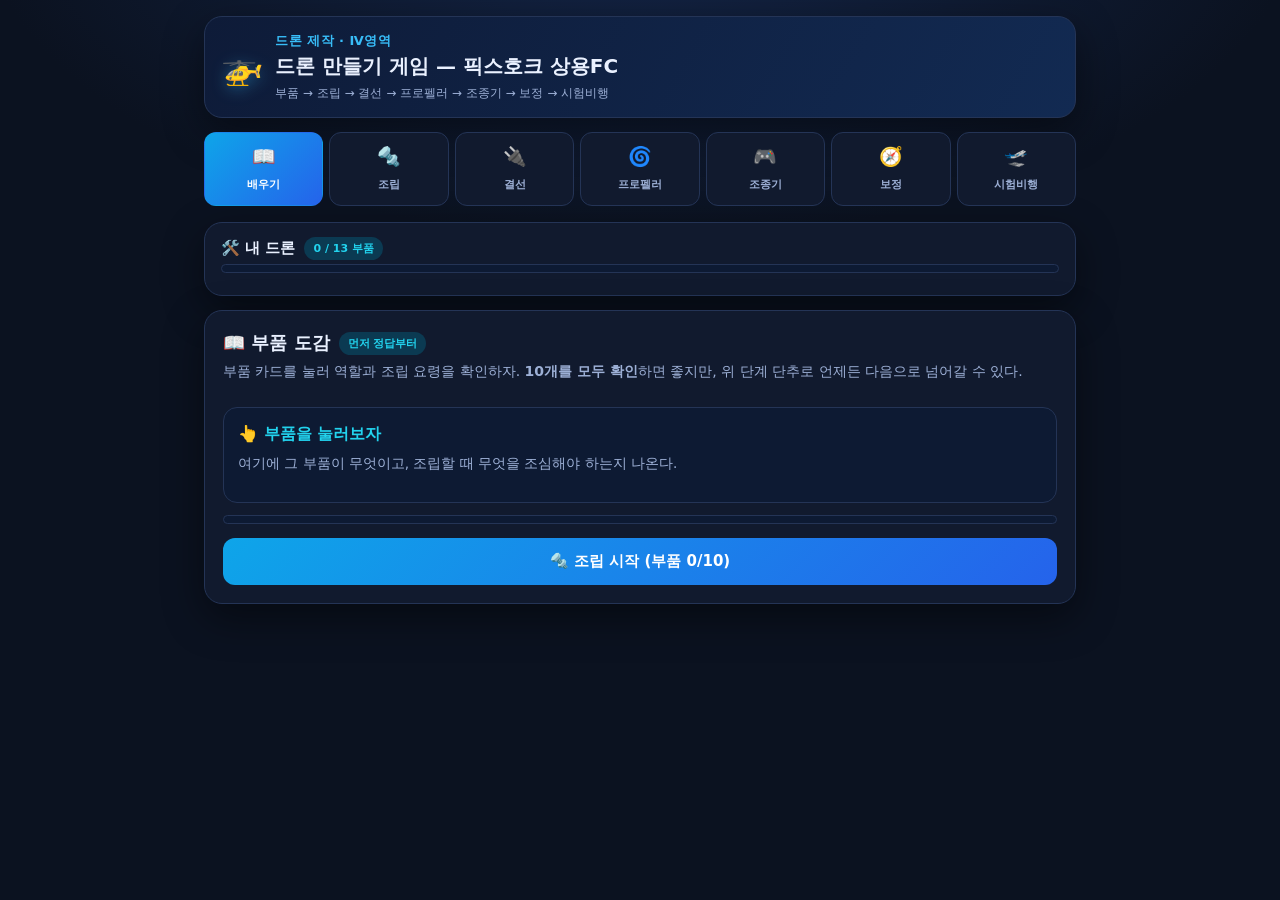
<file: build-sim-pixhawk.html>
<!DOCTYPE html>
<html lang="ko">
<head>
<meta charset="UTF-8">
<!-- 수업용 「모두 같은 문제」 — ?fix=1 로 열면 문제·보기 순서가 고정됩니다 -->
<script src="https://hongyul67-cpu.github.io/links/fixorder.js"></script>
<meta name="viewport" content="width=device-width, initial-scale=1.0, maximum-scale=1.0, user-scalable=no">
<title>드론 만들기 게임 · 픽스호크 상용FC 드론 제작</title>
<style>
  :root{
    --bg:#0b1220; --panel:#111a2e; --panel2:#16213c; --line:#243456;
    --ink:#eaf1ff; --sub:#9db0d6; --muted:#6f83ac;
    --brand:#38bdf8; --brand2:#22d3ee; --good:#34d399; --bad:#fb7185;
    --gold:#fbbf24; --violet:#a78bfa;
    --shadow:0 14px 40px rgba(0,0,0,.45);
  }
  *{box-sizing:border-box}
  html,body{margin:0;padding:0}
  body{
    background:radial-gradient(1200px 600px at 50% -10%, #14264a 0%, var(--bg) 55%) fixed;
    color:var(--ink); font-family:"Malgun Gothic",system-ui,"Segoe UI",Roboto,sans-serif;
    -webkit-tap-highlight-color:transparent; line-height:1.55;
  }
  .wrap{max-width:900px;margin:0 auto;padding:16px 14px 90px}
  h1,h2,h3{margin:0}
  .btn{cursor:pointer;border:0;border-radius:12px;font-weight:800;font-family:inherit}
  .btn:active{transform:translateY(1px)}

  header.top{
    display:flex;align-items:center;gap:12px;padding:14px 16px;margin-bottom:14px;
    background:linear-gradient(120deg,#0e1b38,#122a52);border:1px solid var(--line);
    border-radius:18px;box-shadow:var(--shadow)
  }
  .logo{font-size:34px;filter:drop-shadow(0 4px 8px rgba(56,189,248,.4))}
  header.top .t1{font-size:13px;color:var(--brand);font-weight:800;letter-spacing:.5px}
  header.top .t2{font-size:20px;font-weight:900}
  header.top .t3{font-size:12px;color:var(--sub);margin-top:2px}

  .steps{display:grid;grid-template-columns:repeat(7,1fr);gap:6px;margin-bottom:16px}
  .step{
    background:var(--panel);border:1px solid var(--line);border-radius:12px;
    padding:9px 3px;text-align:center;cursor:pointer;transition:.15s;position:relative;overflow:hidden
  }
  .step .ico{font-size:19px;display:block}
  .step .lb{font-size:10.5px;font-weight:800;color:var(--sub);margin-top:2px;line-height:1.2}
  .step.on{background:linear-gradient(135deg,#0ea5e9,#2563eb);border-color:transparent}
  .step.on .lb{color:#fff}
  .step.done::after{content:"✓";position:absolute;top:3px;right:5px;color:var(--good);font-weight:900;font-size:12px}
  .step.locked{opacity:.45}

  section.panel{display:none;animation:fade .25s ease}
  section.panel.show{display:block}
  @keyframes fade{from{opacity:0;transform:translateY(6px)}to{opacity:1;transform:none}}

  .card{background:var(--panel);border:1px solid var(--line);border-radius:18px;padding:18px;box-shadow:var(--shadow);margin-bottom:14px}
  .lead{font-size:14px;color:var(--sub);margin:4px 0 0}
  .sectitle{display:flex;align-items:center;gap:9px;font-size:18px;font-weight:900;margin-bottom:4px;flex-wrap:wrap}
  .sectitle .pill{font-size:11px;background:#0b3a52;color:var(--brand2);padding:3px 9px;border-radius:999px;font-weight:800}
  .hint{background:#0d1a33;border:1px dashed var(--line);border-radius:12px;padding:10px 12px;font-size:13px;color:var(--sub);margin-top:12px}
  .hint b{color:var(--gold)}
  /* 답이 그대로 적힌 힌트는 접어 둔다 — 화면에 펼쳐져 있으면 문제를 풀 필요가 없다 */
  details.hint>summary{cursor:pointer;color:var(--gold);font-weight:700;list-style:none}
  details.hint>summary::-webkit-details-marker{display:none}
  details.hint>summary::before{content:"💡 ";}
  details.hint[open]>summary{margin-bottom:6px}

  /* 부품 도감 */
  .parts{display:grid;grid-template-columns:repeat(auto-fill,minmax(150px,1fr));gap:10px;margin-top:12px}
  .part{background:var(--panel2);border:1px solid var(--line);border-radius:14px;padding:12px;cursor:pointer;transition:.15s;text-align:center}
  .part:hover{border-color:var(--brand)}
  .part .pico{font-size:30px}
  .part .pname{font-size:13px;font-weight:900;margin-top:4px}
  .part.seen{border-color:var(--good);background:#132a2c}
  .part.seen::after{content:" ✓";color:var(--good);font-weight:900}
  .detail{margin-top:12px;background:#0d1a33;border:1px solid var(--line);border-radius:14px;padding:14px;min-height:96px}
  .detail h4{margin:0 0 6px;font-size:16px;color:var(--brand2)}
  .detail ul{margin:6px 0 0;padding-left:18px;font-size:13.5px;color:var(--sub)}
  .detail li{margin-bottom:4px}

  /* 공통 선택 버튼 */
  .opts{display:flex;flex-wrap:wrap;gap:8px;margin-top:10px}
  .opt{background:var(--panel2);border:1px solid var(--line);color:var(--ink);padding:9px 13px;border-radius:11px;font-size:13px;font-weight:700}
  .opt:hover{border-color:var(--brand)}
  .opt.sel{background:linear-gradient(135deg,#0ea5e9,#2563eb);border-color:transparent;color:#fff}
  .opt.ok{background:#12402f;border-color:var(--good);color:#a7f3d0}
  .opt.no{background:#43121f;border-color:var(--bad);color:#fecdd3}
  .opt.used{opacity:.35;pointer-events:none}

  /* 순서 게임 */
  .seq{display:flex;flex-direction:column;gap:8px;margin-top:10px}
  .seqslot{display:flex;align-items:center;gap:10px;background:#0d1a33;border:1px solid var(--line);border-radius:11px;padding:9px 12px;font-size:13.5px;min-height:44px}
  .seqslot .no{width:24px;height:24px;flex:none;border-radius:50%;background:var(--panel2);display:grid;place-items:center;font-size:12px;font-weight:900;color:var(--sub)}
  .seqslot.filled .no{background:linear-gradient(135deg,#0ea5e9,#2563eb);color:#fff}
  .seqslot.bad{border-color:var(--bad)}

  /* 쿼드 도해 */
  .quad{position:relative;width:100%;max-width:320px;aspect-ratio:1;margin:14px auto;background:
     radial-gradient(circle at 50% 50%, #16305c 0%, #0d1a33 70%);border:1px solid var(--line);border-radius:20px}
  .quad .body{position:absolute;left:50%;top:50%;width:22%;height:22%;transform:translate(-50%,-50%);background:#1e3a68;border:1px solid var(--brand);border-radius:8px;display:grid;place-items:center;font-size:11px;font-weight:900;color:var(--brand2)}
  .quad .arm{position:absolute;left:50%;top:50%;width:34%;height:6px;background:#2b436f;transform-origin:0 50%;border-radius:3px}
  .slot{position:absolute;width:60px;height:60px;margin:-30px 0 0 -30px;border-radius:50%;
        background:var(--panel2);border:2px dashed var(--line);display:grid;place-items:center;
        font-size:11px;font-weight:900;color:var(--muted);cursor:pointer;text-align:center;line-height:1.15}
  .slot:hover{border-color:var(--brand)}
  .slot.filled{border-style:solid;border-color:var(--brand);background:#16305c;color:var(--ink)}
  .slot.ok{border-style:solid;border-color:var(--good);background:#12402f;color:#a7f3d0}
  .slot.ok .lab{color:#6ee7b7}
  .slot.no{border-style:solid;border-color:var(--bad);background:#43121f;color:#fecdd3}
  .slot .lab{font-size:10px;color:var(--muted);display:block;font-weight:700}
  .p-fl{left:22%;top:22%} .p-fr{left:78%;top:22%} .p-rl{left:22%;top:78%} .p-rr{left:78%;top:78%}
  .frontmark{position:absolute;left:50%;top:6px;transform:translateX(-50%);font-size:11px;color:var(--gold);font-weight:900}

  /* 결선 */
  .wires{display:grid;gap:8px;margin-top:10px}
  .wire{display:flex;align-items:center;gap:10px;background:#0d1a33;border:1px solid var(--line);border-radius:11px;padding:10px 12px;cursor:pointer;font-size:13px}
  .wire:hover{border-color:var(--brand)}
  .wire.sel{border-color:var(--brand);background:#16305c}
  .wire.ok{border-color:var(--good);background:#12402f}
  .wire .wico{font-size:18px}
  .wire .wname{font-weight:800;flex:1}
  .wire .wtarget{font-size:12px;color:var(--good);font-weight:800}
  .ports{display:grid;grid-template-columns:repeat(auto-fill,minmax(140px,1fr));gap:8px;margin-top:12px}
  .port{background:var(--panel2);border:1px solid var(--line);color:var(--ink);border-radius:11px;padding:10px;font-size:12.5px;font-weight:800;text-align:center}
  .port:hover{border-color:var(--brand)}
  .port.done{opacity:.35;pointer-events:none}
  .smoke{animation:shake .4s}
  @keyframes shake{0%,100%{transform:none}25%{transform:translateX(-6px)}75%{transform:translateX(6px)}}

  /* 매칭(조종기 채널) */
  .rows{display:grid;gap:8px;margin-top:10px}
  .row{display:flex;align-items:center;gap:10px;background:#0d1a33;border:1px solid var(--line);border-radius:11px;padding:10px 12px;font-size:13px}
  .row .rk{font-weight:900;color:var(--brand2);min-width:52px}
  .row .rv{flex:1;color:var(--muted)}
  .row.sel{border-color:var(--brand);background:#16305c}
  .row.ok{border-color:var(--good);background:#12402f}
  .row.ok .rv{color:#a7f3d0;font-weight:800}

  /* 비행 시뮬 */
  /* 데스크톱에서 정사각 arena가 너무 커져 드론이 화면 밖으로 나가던 문제:
     조종 영역 최대 폭 제한으로 드론+조종 스틱이 한 화면에 들어오게 한다 */
  .simgrid{display:grid;grid-template-columns:1fr 92px;gap:12px;margin:12px auto 0;max-width:460px}
  .arena{position:relative;aspect-ratio:1;background:
      linear-gradient(0deg,rgba(56,189,248,.07) 1px,transparent 1px) 0 0/100% 12.5%,
      linear-gradient(90deg,rgba(56,189,248,.07) 1px,transparent 1px) 0 0/12.5% 100%,
      radial-gradient(circle at 50% 50%,#132a52,#0b1428);
      border:1px solid var(--line);border-radius:16px;overflow:hidden}
  .drone{position:absolute;width:58px;height:58px;margin:-29px 0 0 -29px;transition:left .12s linear,top .12s linear,transform .12s linear;
      filter:drop-shadow(0 0 8px rgba(56,189,248,.6))}
  /* DroneAnim이 .drone 자신에 .dz(width:100%)를 붙여 비행 드론이 arena만큼 늘어나던 문제 수정 */
  .drone.dz{width:58px;height:58px;max-width:none;aspect-ratio:auto;margin:-29px 0 0 -29px;overflow:visible}
  .drone svg{width:100%;height:100%;display:block}
  .drone .cap,.drone .shadow{display:none}
  #foDrone .dz{max-width:none}
  #foDrone .dz .cap{display:none}
  .pad{position:absolute;left:50%;top:50%;width:52px;height:52px;margin:-26px 0 0 -26px;border:2px dashed var(--gold);border-radius:50%;opacity:.6}
  .goal{position:absolute;width:44px;height:44px;margin:-22px 0 0 -22px;border:2px solid var(--violet);border-radius:50%;display:grid;place-items:center;font-size:16px;color:var(--violet);font-weight:900}
  .altbar{position:relative;background:#0d1a33;border:1px solid var(--line);border-radius:16px;overflow:hidden}
  .altfill{position:absolute;left:0;right:0;bottom:0;background:linear-gradient(0deg,#0ea5e9,#22d3ee);transition:height .12s linear}
  .altnum{position:absolute;left:0;right:0;top:8px;text-align:center;font-size:12px;font-weight:900;color:var(--ink);z-index:2}
  .sticks{display:grid;grid-template-columns:1fr 1fr;gap:10px;margin-top:12px}
  .stick{background:#0d1a33;border:1px solid var(--line);border-radius:14px;padding:10px}
  .stick .sname{font-size:11.5px;font-weight:900;color:var(--brand2);text-align:center;margin-bottom:6px}
  .dpad{display:grid;grid-template-columns:repeat(3,1fr);gap:5px}
  .dpad .btn{background:var(--panel2);border:1px solid var(--line);color:var(--ink);padding:11px 0;font-size:14px}
  .dpad .btn:hover{border-color:var(--brand)}
  .dpad .sp{visibility:hidden}
  .telem{display:grid;grid-template-columns:repeat(4,1fr);gap:8px;margin-top:12px;font-size:12px;text-align:center}
  .telem div{background:#0d1a33;border:1px solid var(--line);border-radius:10px;padding:8px 4px}
  .telem b{display:block;font-size:15px;color:var(--brand2);margin-top:2px}
  .missions{margin-top:12px;display:grid;gap:6px}
  .mrow{display:flex;gap:8px;align-items:center;background:#0d1a33;border:1px solid var(--line);border-radius:10px;padding:8px 11px;font-size:13px}
  .mrow.done{border-color:var(--good);background:#12402f;color:#a7f3d0}
  .mrow.cur{border-color:var(--gold);background:#3a2f10}

  /* 진행바 · 버튼 */
  .bar{height:9px;background:#0d1a33;border-radius:99px;overflow:hidden;margin-top:12px;border:1px solid var(--line)}
  .bar i{display:block;height:100%;background:linear-gradient(90deg,#0ea5e9,#22d3ee);width:0;transition:.3s}
  .nav{display:flex;gap:10px;margin-top:14px;flex-wrap:wrap}
  .bigbtn{flex:1;min-width:150px;background:linear-gradient(135deg,#0ea5e9,#2563eb);color:#fff;padding:14px;font-size:15px}
  .bigbtn:disabled{opacity:.4;cursor:not-allowed}
  .bigbtn.ghost{background:var(--panel2);border:1px solid var(--line);color:var(--sub);flex:0 0 auto;min-width:100px}
  .msg{margin-top:10px;font-size:13.5px;font-weight:800;min-height:20px}
  .msg.ok{color:var(--good)} .msg.no{color:var(--bad)}

  /* 결과 */
  .score{display:grid;grid-template-columns:repeat(3,1fr);gap:10px;margin-top:12px;text-align:center}
  .score div{background:#0d1a33;border:1px solid var(--line);border-radius:14px;padding:14px 6px}
  .score b{display:block;font-size:26px;color:var(--brand2)}
  .score span{font-size:12px;color:var(--sub)}
  table.log{width:100%;border-collapse:collapse;margin-top:12px;font-size:13px}
  table.log th,table.log td{border-bottom:1px solid var(--line);padding:8px 6px;text-align:left}
  table.log th{color:var(--sub);font-size:12px}
  .badge{display:inline-block;padding:2px 8px;border-radius:99px;font-size:11px;font-weight:900}
  .badge.g{background:#12402f;color:#a7f3d0} .badge.b{background:#43121f;color:#fecdd3}

  /* 조립 현황 카드 */
  .previewcard{padding:14px 16px 10px}
  .previewcard .bar{margin-top:4px}

  /* 완성 → 이륙 연출 */
  .flyover{position:fixed;inset:0;z-index:120;display:none;overflow:hidden;
    background:linear-gradient(180deg,#0b1220 0%,#153a6b 45%,#2b6fae 75%,#63a6d8 100%)}
  .flyover.show{display:block;animation:foIn .5s ease}
  @keyframes foIn{from{opacity:0}to{opacity:1}}
  .flyover .cloud{position:absolute;background:rgba(255,255,255,.16);border-radius:99px;filter:blur(2px);
    animation:foCloud linear infinite}
  @keyframes foCloud{from{transform:translateY(0)}to{transform:translateY(120vh)}}
  .flyover .fotxt{position:absolute;left:0;right:0;top:12%;text-align:center;z-index:2}
  .flyover .fotxt .big{font-size:30px;font-weight:900;text-shadow:0 4px 18px rgba(0,0,0,.5)}
  .flyover .fotxt .sm{font-size:14px;color:#dbeafe;margin-top:6px}
  .flyover #foDrone{position:absolute;left:50%;top:52%;width:min(70vw,330px);transform:translate(-50%,-50%);z-index:3}
  .flyover .foclose{position:absolute;left:50%;bottom:8%;transform:translateX(-50%);z-index:4;
    background:rgba(255,255,255,.92);color:#0b1220;padding:13px 26px;font-size:15px}
</style>
</head>
<body>
<div class="wrap">

  <header class="top">
    <div class="logo">🚁</div>
    <div>
      <div class="t1">드론 제작 · Ⅳ영역</div>
      <div class="t2">드론 만들기 게임 — 픽스호크 상용FC</div>
      <div class="t3">부품 → 조립 → 결선 → 프로펠러 → 조종기 → 보정 → 시험비행</div>
    </div>
  </header>

  <div class="steps" id="steps">
    <div class="step on" data-go="learn"   ><span class="ico">📖</span><span class="lb">배우기</span></div>
    <div class="step" data-go="frame"><span class="ico">🔩</span><span class="lb">조립</span></div>
    <div class="step" data-go="wire" ><span class="ico">🔌</span><span class="lb">결선</span></div>
    <div class="step" data-go="prop" ><span class="ico">🌀</span><span class="lb">프로펠러</span></div>
    <div class="step" data-go="tx"   ><span class="ico">🎮</span><span class="lb">조종기</span></div>
    <div class="step" data-go="cal"  ><span class="ico">🧭</span><span class="lb">보정</span></div>
    <div class="step" data-go="fly"  ><span class="ico">🛫</span><span class="lb">시험비행</span></div>
  </div>

  <!-- ══════════ 조립 현황 드론 (모든 단계에서 보임) ══════════ -->
  <div class="card previewcard">
    <div class="sectitle" style="font-size:15px">🛠️ 내 드론 <span class="pill" id="pvCount">0 / 13 부품</span></div>
    <div id="pvDrone"></div>
    <div class="bar"><i id="pvBar"></i></div>
    <div class="hudrow" id="hudRow" style="margin-top:12px"></div>
  </div>

  <!-- ══════════ 1. 배우기 ══════════ -->
  <section class="panel show" id="p-learn">
    <div class="card">
      <div class="sectitle">📖 부품 도감 <span class="pill">먼저 정답부터</span></div>
      <p class="lead">부품 카드를 눌러 역할과 조립 요령을 확인하자. <b>10개를 모두 확인</b>하면 좋지만, 위 단계 단추로 언제든 다음으로 넘어갈 수 있다.</p>
      <div class="parts" id="parts"></div>
      <div class="detail" id="partDetail">
        <h4>👆 부품을 눌러보자</h4>
        <p style="margin:0;font-size:13.5px;color:var(--sub)">여기에 그 부품이 무엇이고, 조립할 때 무엇을 조심해야 하는지 나온다.</p>
      </div>
      <div class="bar"><i id="learnBar"></i></div>
      <div class="nav">
        <button class="btn bigbtn" data-go="frame" id="toFrame">🔩 조립 시작 (부품 0/10)</button>
      </div>
    </div>
  </section>

  <!-- ══════════ 2. 조립 ══════════ -->
  <section class="panel" id="p-frame">
    <div class="card">
      <div class="sectitle">🔩 ① 프레임 조립 순서 <span class="pill">순서대로 탭</span></div>
      <p class="lead">교과서 조립 순서대로 눌러 보자. 순서가 틀리면 다시 시작한다.</p>
      <div class="seq" id="frameSlots"></div>
      <div class="opts" id="frameOpts"></div>
      <div class="msg" id="frameMsg"></div>
    </div>

    <div class="card">
      <div class="sectitle">⚙️ ② 모터 번호 배치 <span class="pill">픽스호크 쿼드X</span></div>
      <p class="lead">픽스호크(ArduPilot) 쿼드X에서 <b>모터 번호</b>는 정해져 있다. 번호를 고른 뒤 자리를 누르자.</p>
      <div class="quad" id="motorQuad">
        <div class="frontmark">▲ 기체 앞(FC 화살표)</div>
        <div class="body">FC</div>
        <div class="slot p-fl" data-pos="FL"><span>?<span class="lab">앞·왼</span></span></div>
        <div class="slot p-fr" data-pos="FR"><span>?<span class="lab">앞·오른</span></span></div>
        <div class="slot p-rl" data-pos="RL"><span>?<span class="lab">뒤·왼</span></span></div>
        <div class="slot p-rr" data-pos="RR"><span>?<span class="lab">뒤·오른</span></span></div>
      </div>
      <div class="opts" id="motorOpts"></div>
      <div class="msg" id="motorMsg"></div>
      <details class="hint"><summary>모터 번호가 헷갈리면 열어 보기</summary>헷갈리면 이렇게 외우자 — <b>1번은 앞·오른쪽</b>에서 시작해서 <b>대각선</b>으로 2번, 다시 앞·왼쪽이 3번, 대각선으로 4번. 대각선끼리 같은 번호 묶음(1↔2, 3↔4)이 된다.</details>
      <div class="nav">
        <button class="btn bigbtn ghost" data-go="learn">← 배우기</button>
        <button class="btn bigbtn" data-go="wire" id="toWire">🔌 결선 →</button>
      </div>
    </div>
  </section>

  <!-- ══════════ 3. 결선 ══════════ -->
  <section class="panel" id="p-wire">
    <div class="card">
      <div class="sectitle">🔌 픽스호크 결선하기 <span class="pill">선 탭 → 포트 탭</span></div>
      <p class="lead">왼쪽 <b>선</b>을 하나 고르고, 아래에서 꽂을 <b>포트</b>를 누르자. 잘못 꽂으면 💨 연기가 난다(오답 기록).</p>
      <div class="wires" id="wires"></div>
      <div class="sectitle" style="margin-top:16px;font-size:15px">픽스호크 포트</div>
      <div class="ports" id="ports"></div>
      <div class="msg" id="wireMsg"></div>
      <div class="hint">💡 <b>FC는 진동 감쇠 패드</b>로 고정하고, 화살표가 <b>기체 앞</b>을 향하며, 가능한 한 <b>무게중심</b>에 가깝게 둔다. GPS는 다른 전자장치와 멀리 떨어뜨려야 자기장 간섭이 줄어든다.</div>
      <div class="nav">
        <button class="btn bigbtn ghost" data-go="frame">← 조립</button>
        <button class="btn bigbtn" data-go="prop" id="toProp">🌀 프로펠러 →</button>
      </div>
    </div>
  </section>

  <!-- ══════════ 4. 프로펠러 ══════════ -->
  <section class="panel" id="p-prop">
    <div class="card">
      <div class="sectitle">🌀 프로펠러 방향 맞추기 <span class="pill">CW / CCW</span></div>
      <p class="lead">모터 번호는 이미 정해졌다. 각 자리에 <b>CW(시계)</b> 프로펠러를 달지 <b>CCW(반시계)</b>를 달지 고르자.</p>
      <div class="quad" id="propQuad">
        <div class="frontmark">▲ 기체 앞</div>
        <div class="body">FC</div>
        <div class="slot p-fl" data-pos="FL"><span>3번<span class="lab">?</span></span></div>
        <div class="slot p-fr" data-pos="FR"><span>1번<span class="lab">?</span></span></div>
        <div class="slot p-rl" data-pos="RL"><span>2번<span class="lab">?</span></span></div>
        <div class="slot p-rr" data-pos="RR"><span>4번<span class="lab">?</span></span></div>
      </div>
      <div class="opts" id="propOpts"></div>
      <div class="msg" id="propMsg"></div>
      <div class="hint">💡 <b>대각선끼리 같은 방향</b>으로 돈다. 서로 반대로 도는 짝이 있어야 토크가 상쇄되어 기체가 제자리에서 빙빙 돌지 않는다.<br>
      💡 규격 <b>5030</b> = 길이 5인치, 피치 3인치. 길이가 길면 양력↑·반응↓, 피치가 크면 속도↑·토크↓.<br>
      💡 너트로 고정하는 모터는 <b>회전 방향의 반대로</b> 잠가야(셀프락) 돌면서 풀리지 않는다.</div>
      <div class="nav">
        <button class="btn bigbtn ghost" data-go="wire">← 결선</button>
        <button class="btn bigbtn" data-go="tx" id="toTx">🎮 조종기 →</button>
      </div>
    </div>
  </section>

  <!-- ══════════ 5. 조종기 ══════════ -->
  <section class="panel" id="p-tx">
    <div class="card">
      <div class="sectitle">🎮 ① 채널 할당 <span class="pill">FLYSKY FS-i6X</span></div>
      <p class="lead">채널 줄을 누르고, 아래에서 알맞은 기능을 고르자.</p>
      <div class="rows" id="chRows"></div>
      <div class="opts" id="chOpts"></div>
      <div class="msg" id="chMsg"></div>
      <details class="hint"><summary>채널 순서가 헷갈리면 열어 보기</summary>채널 순서는 조종기 브랜드마다 다르다. <b>Flysky = AETR</b>(에일러론·엘리베이터·스로틀·러더), <b>Radiolink·FrSky Taranis = RETA</b>. FC의 순서와 다르면 미션 플래너에서 <b>RCMAP</b>으로 맞춰 준다.</details>
    </div>
    <div class="card">
      <div class="sectitle">🔗 ② 바인딩 순서 <span class="pill">FLYSKY FS-i6X + FS-iA6B</span></div>
      <p class="lead">수신기와 조종기를 연결하는 순서대로 눌러 보자.</p>
      <div class="seq" id="bindSlots"></div>
      <div class="opts" id="bindOpts"></div>
      <div class="msg" id="bindMsg"></div>
      <div class="nav">
        <button class="btn bigbtn ghost" data-go="prop">← 프로펠러</button>
        <button class="btn bigbtn" data-go="cal" id="toCal">🧭 보정 →</button>
      </div>
    </div>
  </section>

  <!-- ══════════ 6. 보정 ══════════ -->
  <section class="panel" id="p-cal">
    <div class="card">
      <div class="sectitle">🧭 미션 플래너 세팅 순서 <span class="pill">순서대로 탭</span></div>
      <p class="lead">조립이 끝난 드론은 컴퓨터에 윈도우를 까는 것처럼 <b>세팅</b>이 필요하다. 미션 플래너에서 하는 순서대로 눌러 보자.</p>
      <div class="seq" id="calSlots"></div>
      <div class="opts" id="calOpts"></div>
      <div class="msg" id="calMsg"></div>
      <div class="hint">💡 USB 유선은 <b>115200bps</b>, 텔레메트리 무선은 <b>57600bps</b>. 텔레메트리 두 개는 <b>같은 NET ID</b>를 줘야 한다.<br>
      💡 Fail Safe 전압은 <b>3.5V × 셀 수</b> (예: 3.5×3 = 10.5V).</div>
      <div class="nav">
        <button class="btn bigbtn ghost" data-go="tx">← 조종기</button>
        <button class="btn bigbtn" data-go="fly" id="toFly">🛫 시험비행 →</button>
      </div>
    </div>
  </section>

  <!-- ══════════ 7. 시험비행 ══════════ -->
  <section class="panel" id="p-fly">
    <div class="card">
      <div class="sectitle">🛫 시험비행 <span class="pill">가상 조종</span></div>
      <p class="lead">미션을 위에서부터 하나씩 달성하자. 지금 할 일은 <b>노란색</b>으로 표시된다.</p>
      <div class="missions" id="missions"></div>
      <div class="simgrid">
        <div class="arena" id="arena">
          <div class="pad"></div>
          <div class="goal" id="goal" style="display:none">G</div>
          <div class="drone" id="drone">🚁</div>
        </div>
        <div class="altbar"><div class="altnum" id="altnum">0.0m</div><div class="altfill" id="altfill" style="height:0%"></div></div>
      </div>
      <div class="telem">
        <div>스로틀<b id="tThr">0%</b></div>
        <div>고도<b id="tAlt">0.0m</b></div>
        <div>기수<b id="tHdg">0°</b></div>
        <div>시동<b id="tArm">DISARM</b></div>
      </div>
      <div class="sticks">
        <div class="stick">
          <div class="sname">왼쪽 스틱 — 스로틀 / 러더(YAW)</div>
          <div class="dpad">
            <button class="btn sp"></button><button class="btn" data-fly="thr+">▲</button><button class="btn sp"></button>
            <button class="btn" data-fly="yaw-">◀</button><button class="btn sp"></button><button class="btn" data-fly="yaw+">▶</button>
            <button class="btn sp"></button><button class="btn" data-fly="thr-">▼</button><button class="btn sp"></button>
          </div>
        </div>
        <div class="stick">
          <div class="sname">오른쪽 스틱 — 엘리베이터 / 에일러론</div>
          <div class="dpad">
            <button class="btn sp"></button><button class="btn" data-fly="pit+">▲</button><button class="btn sp"></button>
            <button class="btn" data-fly="rol-">◀</button><button class="btn sp"></button><button class="btn" data-fly="rol+">▶</button>
            <button class="btn sp"></button><button class="btn" data-fly="pit-">▼</button><button class="btn sp"></button>
          </div>
        </div>
      </div>
      <div class="msg" id="flyMsg"></div>
      <div class="hint">💡 <b>스로틀 50%가 제자리 호버링</b>이다. 50%보다 올리면 상승, 내리면 하강한다. 버튼은 한 번에 10%씩 움직이고, 고도는 시간이 지나면서 계속 변한다.<br>
      💡 <b>시동(ARM)</b> = 스로틀 최하 + 러더 오른쪽 끝. <b>시동 끄기(DISARM)</b> = 스로틀 최하 + 러더 왼쪽 끝.<br>
      💡 실제 실습에서는 <b>프로펠러를 반드시 제거한 상태</b>로 먼저 아밍·모터 테스트를 한다.</div>
      <div class="nav">
        <button class="btn bigbtn ghost" data-go="cal">← 보정</button>
        <button class="btn bigbtn" id="toResult">🏁 결과 보기</button>
      </div>
    </div>

    <div class="card" id="resultCard" style="display:none">
      <div class="sectitle">🏁 제작 결과</div>
      <div class="score">
        <div><b id="rScore">0</b><span>점수 (100점)</span></div>
        <div><b id="rMiss">0</b><span>실수 횟수</span></div>
        <div><b id="rTime">0분</b><span>걸린 시간</span></div>
      </div>
      <table class="log"><thead><tr><th>단계</th><th>실수</th><th>결과</th></tr></thead><tbody id="rBody"></tbody></table>
      <div class="hint" id="rAdvice"></div>
      <div class="nav">
        <button class="btn bigbtn" id="btnReport">📝 보고서 쓰러 가기</button>
        <button class="btn bigbtn ghost" id="btnSubmit" style="display:none">📤 선생님께 제출</button>
        <button class="btn bigbtn ghost" id="btnRetry">🔄 다시</button>
      </div>
    </div>
  </section>

</div>

<div class="flyover" id="flyOver">
  <div class="fotxt">
    <div class="big">🎉 드론 완성 — 이륙!</div>
    <div class="sm">내가 조립하고, 배선하고, 세팅한 드론이 하늘로 올라간다</div>
  </div>
  <div id="foDrone"></div>
  <button class="btn foclose" id="foClose">결과 보기 →</button>
</div>

<script src="https://hongyul67-cpu.github.io/links/collector.js" data-tool="드론 제작 마스터"></script>
<script src="rc-part.js"></script>
<script src="https://hongyul67-cpu.github.io/links/rank.js" data-tool="드론 제작" data-pace="class"></script>
<script>
/* ── 랭킹전(공용 계급) + 생기부 키워드 ──
   · 랭킹: 같은 data-tool("드론 제작")을 쓰는 도구끼리 RP(랭크 포인트)가 하나로 쌓인다.
   · 생기부: 제출할 때 활동명·도전횟수·계급이 자동으로 얹혀 키워드·문장 초안이 만들어진다. */
(function(){
  var MODE_NAME = '드론 제작 — 픽스호크';
  var TRY_KEY   = 'try_드론';

  function bumpTry(m){
    var d={}; try{ d=JSON.parse(localStorage.getItem(TRY_KEY))||{}; }catch(e){}
    d[m]=(d[m]||0)+1;
    try{ localStorage.setItem(TRY_KEY, JSON.stringify(d)); }catch(e){}
    return d[m];
  }
  /* 오른쪽 아래에는 이미 다른 단추들이 산다 —
     fx.js 의 소리 토글(#fxSnd) 이다.
     그냥 두면 계급 배지가 그 위에 그대로 포개져 글자가 겹쳐 읽히지 않는다.
     붙어 있는 것들을 재서 그 위로 올린다(backbar.js 가 왼쪽 아래에서 쓰는 방식과 같다).
     두 단추가 fx.js 처럼 늦게 붙는 경우가 있어 load 뒤에 한 번 더 잰다. */
  function stackBadge(el){
    function place(){
      var up=10;
      ['#fxSnd'].forEach(function(s){
        var o=document.querySelector(s); if(!o) return;
        var r=o.getBoundingClientRect();
        if(r.height) up=Math.max(up, Math.round(window.innerHeight-r.top)+6);
      });
      el.style.bottom=up+'px';
    }
    place();
    setTimeout(place,0);
    window.addEventListener('load',place);
    window.addEventListener('resize',place);   /* 폰 회전·창 크기 바뀜 */
  }
  /* 도구마다 화면 구조가 달라, 계급은 화면 구석 배지로 공통 표시한다 */
  function paintBadge(){
    if(!window.Rank || !document.body) return;
    var el=document.getElementById('rk-badge');
    if(!el){
      el=document.createElement('div'); el.id='rk-badge';
      el.style.cssText='position:fixed;right:10px;bottom:10px;z-index:9998;'
        +'font-size:11.5px;opacity:.9;pointer-events:none';
      document.body.appendChild(el);
      stackBadge(el);
    }
    try{ el.innerHTML=Rank.badge(); }catch(e){}
  }
  window.RankKit = {
    mode: MODE_NAME,
    /* 채점이 끝난 지점에서 호출 — RP 정산 + 승급 연출 */
    award: function(pct, mode){
      if(!window.Rank) return null;
      var rk=null;
      try{ rk=Rank.award(pct, {mode: mode||MODE_NAME}); }catch(e){}
      paintBadge();
      if(rk && rk.tierUp && window.FX){
        try{ FX.banner({icon:rk.tierAfter.icon, title:rk.tierAfter.name+' 승급!',
                        sub:rk.after+' RP · '+rk.tierAfter.full, stars:3}); }catch(e){}
      }
      return rk;
    }
  };
  if(document.readyState==='loading') document.addEventListener('DOMContentLoaded', paintBadge);
  else paintBadge();

  /* 생기부 — 제출 payload 에 활동명·도전횟수·계급을 자동으로 붙인다 */
  var t=setInterval(function(){
    if(!window.ResultCollector) return;
    clearInterval(t);
    if(ResultCollector.__kit) return;
    ResultCollector.__kit=1;
    var orig=ResultCollector.open;
    ResultCollector.open=function(p){
      p=p||{};
      var m=p.mode||MODE_NAME;
      p.mode=m;
      if(p.retry===undefined) p.retry=bumpTry(m);
      if(p.tier===undefined && window.Rank){ try{ p.tier=Rank.get().tier.full; }catch(e){} }
      return orig.call(this,p);
    };
  }, 60);
})();
</script>
<script>window.FIG_PAGE="pixhawk";</script>
<script src="https://hongyul67-cpu.github.io/links/fig.js"></script>
<script src="figs.js"></script>
<script src="https://hongyul67-cpu.github.io/links/fx.js"></script>
<script src="drone-anim.js"></script>
<script>
(function(){
"use strict";
var $=function(s,r){return (r||document).querySelector(s)};
var $$=function(s,r){return Array.prototype.slice.call((r||document).querySelectorAll(s))};

var START = Date.now();
var MISS = {frame:0,wire:0,prop:0,tx:0,cal:0,fly:0};   // 단계별 실수
var DONE = {learn:false,frame:false,wire:false,prop:false,tx:false,cal:false,fly:false};

/* ─────────── 조립 현황 드론 ─────────── */
FX.hud($("#hudRow"));
var DRONE = DroneAnim.mount($("#pvDrone"), {layout:"pixhawk", caption:"아직 아무것도 안 붙었다"});
var BUILT = {};                       // 붙인 부품
var PART_TOTAL = 13;                  // 프레임 + 모터4 + FC + GPS + 텔레메트리 + 수신기 + 프로펠러4
var PART_CAP = {
  frame:"프레임을 세웠다", m1:"1번 모터 장착", m2:"2번 모터 장착", m3:"3번 모터 장착", m4:"4번 모터 장착",
  fc:"픽스호크를 얹었다", gps:"GPS를 세웠다", tele:"텔레메트리 연결", rx:"수신기 연결",
  p1:"1번 프로펠러", p2:"2번 프로펠러", p3:"3번 프로펠러", p4:"4번 프로펠러"
};
function attach(name){
  if(BUILT[name]) return;
  BUILT[name]=true;
  DRONE.part(name,true);
  if(name==="frame"){ DRONE.part("skid",true); DRONE.part("batt",true); }
  if(name==="fc") DRONE.part("wire",true);
  var n=Object.keys(BUILT).length;
  $("#pvCount").textContent=n+" / "+PART_TOTAL+" 부품";
  $("#pvBar").style.width=(n/PART_TOTAL*100)+"%";
  DRONE.caption(PART_CAP[name]||"조립 중");
  if(n>=PART_TOTAL){ DRONE.caption("🎉 조립 완료! 이제 세팅만 하면 난다").done().spin(1); }
}
/* 아레나 안의 작은 드론 */
var MINI = DroneAnim.mount($("#drone"), {layout:"pixhawk", caption:""});
["frame","skid","batt","m1","m2","m3","m4","fc","wire","gps","tele","rx","p1","p2","p3","p4"]
  .forEach(function(p){ MINI.part(p,true) });
var flyLevel = -1;

/* 완성 이륙 연출 */
function celebrate(){
  var fo=$("#flyOver");
  fo.classList.add("show");
  for(var i=0;i<9;i++){
    var c=document.createElement("div");
    c.className="cloud";
    var w=40+Math.random()*130;
    c.style.width=w+"px"; c.style.height=(w*0.32)+"px";
    c.style.left=(Math.random()*92)+"%"; c.style.top=(-20-Math.random()*60)+"%";
    c.style.animationDuration=(3.5+Math.random()*4)+"s";
    c.style.animationDelay=(Math.random()*2.5)+"s";
    fo.appendChild(c);
  }
  var FO=DroneAnim.mount($("#foDrone"),{layout:"pixhawk",caption:""});
  ["frame","skid","batt","m1","m2","m3","m4","fc","wire","gps","tele","rx","p1","p2","p3","p4"]
    .forEach(function(p){ FO.part(p,true) });
  FO.spin(2);
  setTimeout(function(){ FO.takeoff() },900);
  DRONE.takeoff();
}
$("#foClose").addEventListener("click",function(){
  $("#flyOver").classList.remove("show");
  DRONE.land().spin(0).caption("착륙 완료 — 수고했다!");
  showResult();
});

/* ─────────── 1. 부품 도감 ─────────── */
var PARTS=[
 {i:"🔩",n:"프레임 · 암",d:["모터와 프로펠러를 받쳐 주는 뼈대. 팔 부분을 <b>암(Arm) 또는 붐대</b>라고 한다.",
   "조립 순서: 메인 프레임 → 하판+암 연결 → 랜딩 스키드 → 상판.",
   "육각 렌치(2·2.5·3mm), 롱노즈 펜치, 니퍼, 납땜 장비가 필요하다."]},
 {i:"⚙️",n:"BLDC 모터 ×4",d:["프로펠러를 돌려 양력을 만든다. <b>CW 2개 + CCW 2개</b>를 쓴다.",
   "같은 색 암에 CW·CCW를 하나씩 조립한다. 모터 캡 색으로 구분한다.",
   "회전 방향은 나중에 <b>ESC 삼선 중 두 선</b>을 바꿔 끼워 수정할 수 있다."]},
 {i:"🔌",n:"ESC (변속기)",d:["FC의 신호를 받아 <b>모터를 어떤 속도로 돌릴지</b> 결정한다. 모터를 돌리라고 명령하는 건 ESC가 아니라 <b>FC</b>다.",
   "신호선은 픽스호크 <b>I/O PWM OUT 1~4</b>로, 전원선(빨/검)은 <b>PM07</b>로 간다.",
   "FC가 보내는 최소·최대값을 알도록 <b>ESC 보정</b>을 해 주어야 한다."]},
 {i:"🧠",n:"픽스호크 FC",d:["드론의 <b>두뇌</b>. 자이로·가속도·기압·지자기 센서로 자세를 계산해 모터 출력을 조절한다.",
   "<b>진동 감쇠 폼 패드</b>로 장착하고, 화살표가 <b>기체 앞</b>을 향하게 한다.",
   "가능한 한 <b>무게중심</b>에 가깝게 놓는다."]},
 {i:"⚡",n:"PM07 전원 모듈",d:["파워 분배 보드(PDB). 배터리 전력을 <b>4개 ESC에 똑같이</b> 나눠 주고 FC에도 전원을 공급한다.",
   "PM07 출력 → 픽스호크 <b>POWER</b> 단자에 6선 케이블로 연결.",
   "PM07 입력(2~12S) → 리포 배터리."]},
 {i:"📡",n:"텔레메트리",d:["드론과 노트북(미션 플래너)이 <b>무선으로</b> 데이터를 주고받는 장치. 픽스호크의 <b>TELEM1</b>에 꽂는다.",
   "두 개(기체용·노트북용)를 쓰며 <b>같은 NET ID</b>를 줘야 한다.",
   "통신 속도는 무선 <b>57600bps</b>, USB 유선은 115200bps."]},
 {i:"🛰",n:"GPS · 나침반",d:["위치와 방위를 알려 준다. Loiter·RTL·자동비행에 반드시 필요하다.",
   "<b>다른 전자장치와 멀리</b> 떨어뜨려 마스트 위에 올린다(자기장 간섭 감소).",
   "GPS 화살표는 <b>FC 화살표와 같은 방향</b>. 외부 GPS를 우선순위 1로 올린다."]},
 {i:"🎮",n:"수신기 (RX)",d:["조종기 신호를 받아 FC에 전달한다. 먼저 조종기와 <b>바인딩</b>해야 한다.",
   "<b>S.BUS / DSM</b> 수신기 → DSM/SBUS RC IN 포트. <b>PPM</b> 수신기 → PPM RC IN 포트.",
   "PWM은 채널마다 선이 따로 필요해 배선이 복잡하고, SBUS는 선 하나로 여러 채널을 보내 빠르고 정확하다."]},
 {i:"🔋",n:"리포 배터리",d:["리튬 폴리머. <b>1셀 = 정격 3.7V</b>(만충 4.2V / 최소 3.0V). 3셀이면 11.1V.",
   "높은 방전율(C-rate)이 필요해 드론용 고방전 배터리를 쓴다.",
   "Fail Safe 저전압은 <b>3.5V × 셀 수</b>로 잡는다(3셀 → 10.5V)."]},
 {i:"🌀",n:"프로펠러",d:["규격 <b>5030</b> = 길이 5인치, 피치 3인치.",
   "길이↑ → 양력↑·반응 느림 / 피치↑ → 속도↑·토크↓.",
   "<b>대각선끼리 같은 방향</b>으로 돌도록 CW·CCW를 짝 맞춰 단다."]}
];
(function(){
  var box=$("#parts");
  // 그림(figs.js) — 부품 카드 위에 「그림으로 먼저 보기」, 카드를 누르면 설명 아래에 그 부품의 그림
  if(window.DroneFigs){
    var gf=DroneFigs.first(PARTS.map(function(p){return p.n}));
    if(gf) box.insertAdjacentHTML("beforebegin",gf);
  }
  PARTS.forEach(function(p,idx){
    var el=document.createElement("div");
    el.className="part"; el.dataset.idx=idx;
    el.innerHTML='<div class="pico">'+p.i+'</div><div class="pname">'+p.n+(window.DroneFigs&&DroneFigs.keysFor([p.n]).length?'<span class="dfig-mark" title="그림 있음"> 🖼️</span>':'')+'</div>';
    el.addEventListener("click",function(){
      el.classList.add("seen");
      $("#partDetail").innerHTML='<h4>'+p.i+' '+p.n+'</h4><ul><li>'+p.d.join("</li><li>")+'</li></ul>'+(window.DroneFigs?DroneFigs.card(p.n):'');
      var n=$$(".part.seen").length;
      $("#learnBar").style.width=(n/PARTS.length*100)+"%";
      var b=$("#toFrame");
      b.textContent = n>=PARTS.length ? "🔩 조립 시작" : "🔩 조립 시작 (부품 "+n+"/"+PARTS.length+")";
      if(n>=PARTS.length){ b.disabled=false; DONE.learn=true; unlock("frame"); }
    });
    box.appendChild(el);
  });
})();

/* ─────────── 2-1. 프레임 순서 ─────────── */
var FRAME_SEQ=["기체 메인 프레임 조립","드론 기체 하판과 암(Arm) 연결","랜딩 스키드 조립","상판 조립"];
makeSeq({slots:"#frameSlots",opts:"#frameOpts",msg:"#frameMsg",list:FRAME_SEQ,key:"frame",
  done:function(){ frameOK=true; attach("frame"); checkFrame(); }});

/* ─────────── 2-2. 모터 번호 ─────────── */
var MOTOR_ANS={FR:"1번",RL:"2번",FL:"3번",RR:"4번"};
var frameOK=false, motorOK=false, pickMotor=null;
(function(){
  var box=$("#motorOpts");
  ["1번","2번","3번","4번"].forEach(function(v){
    var b=document.createElement("button");
    b.className="btn opt"; b.textContent="모터 "+v; b.dataset.v=v;
    b.addEventListener("click",function(){
      $$("#motorOpts .opt").forEach(function(o){o.classList.remove("sel")});
      b.classList.add("sel"); pickMotor=v;
      say("#motorMsg","","모터 "+v+" 선택 — 놓을 자리를 누르세요");
    });
    box.appendChild(b);
  });
  $$("#motorQuad .slot").forEach(function(s){
    s.addEventListener("click",function(){
      if(!pickMotor){ say("#motorMsg","no","먼저 아래에서 모터 번호를 고르세요"); return; }
      if(s.classList.contains("ok")) return;
      var pos=s.dataset.pos;
      if(MOTOR_ANS[pos]===pickMotor){
        s.classList.add("ok"); s.innerHTML='<span>'+pickMotor+'<span class="lab">'+posName(pos)+'</span></span>';
        $$("#motorOpts .opt").forEach(function(o){ if(o.dataset.v===pickMotor) o.classList.add("used") });
        attach("m"+parseInt(pickMotor,10));
        FX.ok(s);
        pickMotor=null; say("#motorMsg","ok","좋아! 정확한 자리다");
        if($$("#motorQuad .slot.ok").length===4){ motorOK=true; checkFrame(); }
      }else{
        MISS.frame++; FX.no(s);
        say("#motorMsg","no","여기는 "+pickMotor+"이 아니다. 1번=앞·오른쪽부터 대각선 순서!");
      }
    });
  });
})();
function posName(p){return {FL:"앞·왼",FR:"앞·오른",RL:"뒤·왼",RR:"뒤·오른"}[p]}
function checkFrame(){
  if(frameOK&&motorOK){ DONE.frame=true; $("#toWire").disabled=false; unlock("wire"); mark("frame"); }
}

/* ─────────── 3. 결선 ─────────── */
var WIRES=[
 {i:"🔌",n:"ESC 신호선 1~4",t:"I/O PWM OUT 1~4"},
 {i:"⚡",n:"ESC 전원선 (빨강·검정)",t:"PM07 전원 모듈"},
 {i:"🔋",n:"리포 배터리",t:"PM07 입력 (2~12S)"},
 {i:"🧠",n:"PM07 출력 6선 케이블",t:"POWER",part:"fc"},
 {i:"📡",n:"텔레메트리",t:"TELEM1",part:"tele"},
 {i:"🛰",n:"GPS · 나침반",t:"GPS MODULE",part:"gps"},
 {i:"🎮",n:"S.BUS 수신기",t:"DSM/SBUS RC IN",part:"rx"}
];
var PORTS=["POWER","TELEM1","TELEM2","DSM/SBUS RC IN","PPM RC IN","I2C(센서 모듈)","I/O PWM OUT 1~4","GPS MODULE","PM07 전원 모듈","PM07 입력 (2~12S)"];
var pickWire=null;
(function(){
  var wb=$("#wires");
  WIRES.forEach(function(w,i){
    var el=document.createElement("div");
    el.className="wire"; el.dataset.i=i;
    el.innerHTML='<span class="wico">'+w.i+'</span><span class="wname">'+w.n+'</span><span class="wtarget"></span>';
    el.addEventListener("click",function(){
      if(el.classList.contains("ok")) return;
      $$("#wires .wire").forEach(function(o){o.classList.remove("sel")});
      el.classList.add("sel"); pickWire=i;
      say("#wireMsg","", w.n+" 선택 — 꽂을 포트를 누르세요");
    });
    wb.appendChild(el);
  });
  var pb=$("#ports");
  PORTS.forEach(function(p){
    var b=document.createElement("button");
    b.className="btn port"; b.textContent=p; b.dataset.p=p;
    b.addEventListener("click",function(){
      if(pickWire===null){ say("#wireMsg","no","먼저 위에서 연결할 선을 고르세요"); return; }
      var w=WIRES[pickWire];
      var el=$('#wires .wire[data-i="'+pickWire+'"]');
      if(w.t===p){
        el.classList.remove("sel"); el.classList.add("ok");
        $(".wtarget",el).textContent="→ "+p;
        b.classList.add("done"); pickWire=null;
        if(w.part) attach(w.part);
        FX.ok(el);
        say("#wireMsg","ok","연결 완료!");
        if($$("#wires .wire.ok").length===WIRES.length){
          DONE.wire=true; $("#toProp").disabled=false; unlock("prop"); mark("wire");
          say("#wireMsg","ok","🎉 배선 완료! 선을 케이블 타이로 정리하면 진짜 끝.");
        }
      }else{
        MISS.wire++; FX.no(b);
        say("#wireMsg","no","💨 연기! "+w.n+"은(는) "+p+"에 꽂는 게 아니다.");
      }
    });
    pb.appendChild(b);
  });
})();

/* ─────────── 4. 프로펠러 ─────────── */
var PROP_ANS={FR:"CCW",RL:"CCW",FL:"CW",RR:"CW"};
var PROP_NO={FR:"1번",RL:"2번",FL:"3번",RR:"4번"};
var pickProp=null;
(function(){
  var box=$("#propOpts");
  ["CW","CCW"].forEach(function(v){
    var b=document.createElement("button");
    b.className="btn opt"; b.dataset.v=v;
    b.textContent = v==="CW" ? "🔃 CW 프로펠러 (시계)" : "🔄 CCW 프로펠러 (반시계)";
    b.addEventListener("click",function(){
      $$("#propOpts .opt").forEach(function(o){o.classList.remove("sel")});
      b.classList.add("sel"); pickProp=v;
      say("#propMsg","",v+" 프로펠러 선택 — 달 자리를 누르세요");
    });
    box.appendChild(b);
  });
  $$("#propQuad .slot").forEach(function(s){
    s.addEventListener("click",function(){
      if(!pickProp){ say("#propMsg","no","먼저 아래에서 프로펠러를 고르세요"); return; }
      if(s.classList.contains("ok")) return;
      var pos=s.dataset.pos;
      if(PROP_ANS[pos]===pickProp){
        s.classList.add("ok");
        s.innerHTML='<span>'+PROP_NO[pos]+'<span class="lab">'+pickProp+'</span></span>';
        attach("p"+parseInt(PROP_NO[pos],10));
        FX.ok(s);
        say("#propMsg","ok","정확하다!");
        if($$("#propQuad .slot.ok").length===4){
          DONE.prop=true; $("#toTx").disabled=false; unlock("tx"); mark("prop");
          say("#propMsg","ok","🎉 대각선끼리 같은 방향 — 토크가 상쇄된다!");
        }
      }else{
        MISS.prop++; FX.no(s);
        say("#propMsg","no","여기에 "+pickProp+"을 달면 기체가 제자리에서 돈다. 대각선끼리 같은 방향!");
      }
    });
  });
})();

/* ─────────── 5-1. 채널 할당 ─────────── */
var CH=[
 {k:"CH1",a:"에일러론 (ROLL · 좌우 이동)"},
 {k:"CH2",a:"엘리베이터 (PITCH · 전진/후진)"},
 {k:"CH3",a:"스로틀 (THROTTLE · 상승/하강)"},
 {k:"CH4",a:"러더 (YAW · 제자리 회전)"},
 {k:"CH5",a:"비행 모드 (3단 스위치)"},
 {k:"CH6",a:"PID 세팅"}
];
var chOK=false,bindOK=false,pickRow=null;
(function(){
  var rb=$("#chRows");
  CH.forEach(function(c,i){
    var el=document.createElement("div");
    el.className="row"; el.dataset.i=i;
    el.innerHTML='<span class="rk">'+c.k+'</span><span class="rv">? 눌러서 선택</span>';
    el.addEventListener("click",function(){
      if(el.classList.contains("ok")) return;
      $$("#chRows .row").forEach(function(o){o.classList.remove("sel")});
      el.classList.add("sel"); pickRow=i;
      say("#chMsg","",c.k+" 선택 — 아래에서 기능을 고르세요");
    });
    rb.appendChild(el);
  });
  var ob=$("#chOpts");
  shuffle(CH.map(function(c){return c.a})).forEach(function(a){
    var b=document.createElement("button");
    b.className="btn opt"; b.textContent=a; b.dataset.a=a;
    b.addEventListener("click",function(){
      if(pickRow===null){ say("#chMsg","no","먼저 위에서 채널을 고르세요"); return; }
      var c=CH[pickRow], el=$('#chRows .row[data-i="'+pickRow+'"]');
      if(c.a===a){
        el.classList.remove("sel"); el.classList.add("ok"); $(".rv",el).textContent=a;
        b.classList.add("used"); pickRow=null; FX.ok(el); say("#chMsg","ok","맞다!");
        if($$("#chRows .row.ok").length===CH.length){ chOK=true; checkTx();
          say("#chMsg","ok","🎉 AETR 완성! CH5는 미션 플래너에서 비행 모드로 고정되어 있다."); }
      }else{
        MISS.tx++; FX.no(el); say("#chMsg","no",c.k+"은(는) 그게 아니다. Flysky는 A-E-T-R 순서!");
      }
    });
    ob.appendChild(b);
  });
})();

/* ─────────── 5-2. 바인딩 순서 ─────────── */
var BIND_SEQ=[
 "수신기 B/VCC 핀에 바인딩 플러그를 꽂는다",
 "수신기에 5V 전원을 인가한다 (적색 LED 빠르게 점멸)",
 "조종기의 Bind KEY를 누른 채 조종기 전원을 켠다",
 "조종기 화면에 RXBind OK — 수신기 적색 LED가 느리게 점멸",
 "바인딩 플러그를 빼고 수신기 전원을 제거한다",
 "다시 전원을 넣어 조종기에 TX·RX 표시가 뜨는지 확인한다"
];
makeSeq({slots:"#bindSlots",opts:"#bindOpts",msg:"#bindMsg",list:BIND_SEQ,key:"tx",
  done:function(){ bindOK=true; checkTx(); }});
function checkTx(){
  if(chOK&&bindOK){ DONE.tx=true; $("#toCal").disabled=false; unlock("cal"); mark("tx"); }
}

/* ─────────── 6. 미션 플래너 순서 ─────────── */
var CAL_SEQ=[
 "펌웨어 설치 (기체 종류 선택 후 업로드)",
 "텔레메트리 설정 — NET ID 통일, 57600bps",
 "가속도계 보정 — 기체를 6방향으로 돌리기",
 "나침반 보정 — 6방향으로 뒤집으며 회전",
 "무선 조종 보정 — 스틱·스위치 끝까지 움직이기",
 "비행 모드 설정 — CH5 3단 스위치에 배정",
 "ESC 보정 — 스로틀 최대로 전원 인가 후 최소로",
 "배터리 모니터 설정 — 용량·경고 전압 입력",
 "모터 테스트 — 프롭 제거 후 2%씩 올리며 확인",
 "Fail Safe 설정 — 3.5V × 셀 수"
];
makeSeq({slots:"#calSlots",opts:"#calOpts",msg:"#calMsg",list:CAL_SEQ,key:"cal",
  done:function(){ DONE.cal=true; $("#toFly").disabled=false; unlock("fly"); mark("cal"); }});

/* ─────────── 순서 게임 공통 ─────────── */
function makeSeq(cfg){
  var slots=$(cfg.slots), opts=$(cfg.opts), n=cfg.list.length, cur=0;
  function draw(){
    slots.innerHTML="";
    for(var i=0;i<n;i++){
      var d=document.createElement("div");
      d.className="seqslot"+(i<cur?" filled":"");
      d.innerHTML='<span class="no">'+(i+1)+'</span><span>'+(i<cur?cfg.list[i]:"…")+'</span>';
      slots.appendChild(d);
    }
  }
  draw();
  shuffle(cfg.list.slice()).forEach(function(t){
    var b=document.createElement("button");
    b.className="btn opt"; b.textContent=t; b.dataset.t=t;
    b.addEventListener("click",function(){
      if(t===cfg.list[cur]){
        b.classList.add("used"); cur++; draw();
        var fl=$$(".seqslot.filled",slots); FX.ok(fl[fl.length-1]||b);
        if(cur>=n){ say(cfg.msg,"ok","🎉 순서 완벽!"); cfg.done(); }
        else say(cfg.msg,"ok","맞다! 다음 순서는? ("+cur+"/"+n+")");
      }else{
        MISS[cfg.key]++; FX.no(slots);
        say(cfg.msg,"no","순서가 아니다. 처음부터 다시 해 보자.");
        cur=0; draw(); $$(".opt",opts).forEach(function(o){o.classList.remove("used")});
      }
    });
    opts.appendChild(b);
  });
}

/* ─────────── 7. 시험비행 ─────────── */
var MISSIONS=[
 {t:"프로펠러를 제거한 상태인지 확인 — 스로틀을 최하로 내린다", chk:function(F){return F.thr===0&&F.checked}},
 {t:"시동(ARM) — 스로틀 최하 + 러더 오른쪽 끝",                  chk:function(F){return F.armed}},
 {t:"이륙 — 고도 1.5m 이상 올리기",                              chk:function(F){return F.alt>=1.5}},
 {t:"제자리 좌회전 — 기수를 왼쪽으로 90° 돌리기",                 chk:function(F){return F.hdg<=-90}},
 {t:"전진 — 앞으로 3m 이상 이동",                                 chk:function(F){return F.travel>=3}},
 {t:"착륙 — 스로틀을 내려 고도 0.2m 이하로",                      chk:function(F){return F.alt<=0.2}},
 {t:"시동 끄기(DISARM) — 스로틀 최하 + 러더 왼쪽 끝",             chk:function(F){return F.disarmed}}
];
var F={thr:0,alt:0,hdg:0,x:0,y:0,travel:0,armed:false,disarmed:false,checked:false,yawHold:0,mi:0,dead:false};
var flyTimer=null;
function drawMissions(){
  var b=$("#missions"); b.innerHTML="";
  MISSIONS.forEach(function(m,i){
    var d=document.createElement("div");
    d.className="mrow"+(i<F.mi?" done":(i===F.mi?" cur":""));
    d.innerHTML='<span>'+(i<F.mi?"✅":(i===F.mi?"👉":"⬜"))+'</span><span>'+m.t+'</span>';
    b.appendChild(d);
  });
}
drawMissions();
$$("[data-fly]").forEach(function(b){
  b.addEventListener("click",function(){
    var a=b.dataset.fly;
    if(F.mi>=MISSIONS.length) return;
    if(a==="thr+"){ F.thr=Math.min(100,F.thr+10); F.checked=true; }
    if(a==="thr-"){ F.thr=Math.max(0,F.thr-10); F.checked=true; }
    if(a==="yaw+"||a==="yaw-"){
      var dir = a==="yaw+" ? 1 : -1;
      if(!F.armed && F.thr===0 && dir>0){ F.yawHold++; if(F.yawHold>=2){ F.armed=true; say("#flyMsg","ok","🔊 시동 걸림! 모터가 공회전한다."); } }
      else if(F.armed && F.alt<=0.2 && F.thr===0 && dir<0){ F.yawHold++; if(F.yawHold>=2){ F.armed=false; F.disarmed=true; say("#flyMsg","ok","시동 꺼짐(DISARM). 안전!"); } }
      else if(F.armed && F.alt>0.2){ F.hdg += dir*15; F.yawHold=0; }
      else { F.yawHold=0; }
    }
    if((a==="pit+"||a==="pit-")&&F.armed&&F.alt>0.3){
      var s = a==="pit+" ? 1 : -1, r=F.hdg*Math.PI/180;
      F.x += Math.sin(r)*0.5*s; F.y -= Math.cos(r)*0.5*s;
      if(s>0) F.travel += 0.5;
    }
    if((a==="rol+"||a==="rol-")&&F.armed&&F.alt>0.3){
      var s2 = a==="rol+" ? 1 : -1, r2=F.hdg*Math.PI/180;
      F.x += Math.cos(r2)*0.5*s2; F.y += Math.sin(r2)*0.5*s2;
    }
    if(a!=="yaw+"&&a!=="yaw-") F.yawHold=0;
    if(!F.armed && !F.disarmed && F.thr>0 && F.mi>=1){ /* 시동 없이 스로틀 */ }
    render();
  });
});
function tick(){
  if(F.armed){
    F.alt += (F.thr-50)*0.006;   // 스로틀 50%가 호버링 지점
    if(F.alt<0) F.alt=0;
    if(F.alt>8){ F.alt=8; }
  } else if(F.alt>0){ F.alt=Math.max(0,F.alt-0.15); }
  render();
}
function render(){
  F.x=Math.max(-6,Math.min(6,F.x)); F.y=Math.max(-6,Math.min(6,F.y));
  var d=$("#drone");
  d.style.left=(50+F.x/6*42)+"%"; d.style.top=(50+F.y/6*42)+"%";
  d.style.transform="rotate("+F.hdg+"deg) scale("+(1+F.alt*0.045)+")";
  $("#altfill").style.height=(F.alt/8*100)+"%";
  $("#altnum").textContent=F.alt.toFixed(1)+"m";
  $("#tThr").textContent=F.thr+"%";
  $("#tAlt").textContent=F.alt.toFixed(1)+"m";
  $("#tHdg").textContent=Math.round(F.hdg)+"°";
  $("#tArm").textContent=F.armed?"ARMED":"DISARM";
  $("#tArm").style.color=F.armed?"var(--good)":"var(--muted)";
  // 조립 현황 드론도 같이 움직인다
  var lv = !F.armed ? 0 : (F.alt>0.3 ? 2 : 1);
  if(lv!==flyLevel){
    flyLevel=lv; DRONE.spin(lv); MINI.spin(lv);
    DRONE.caption(lv===0?"착륙 상태":(lv===1?"시동 걸림 — 모터 공회전":"비행 중!"));
  }
  // 미션 판정
  while(F.mi<MISSIONS.length && MISSIONS[F.mi].chk(F)){
    F.mi++;
    if(F.mi<MISSIONS.length) say("#flyMsg","ok","✅ 미션 "+F.mi+" 완료!");
  }
  drawMissions();
  if(F.mi>=MISSIONS.length && !DONE.fly){
    DONE.fly=true; mark("fly"); $("#toResult").disabled=false;
    say("#flyMsg","ok","🎉 시험비행 성공! 결과 보기를 누르자.");
    clearInterval(flyTimer);
    celebrate();
  }
}

/* ─────────── 이동 · 잠금 ─────────── */
var ORDER=["learn","frame","wire","prop","tx","cal","fly"];
function unlock(k){ var i=ORDER.indexOf(k); var s=$$("#steps .step")[i]; if(s) s.classList.remove("locked"); }
var STAGE_LABEL={frame:"프레임·모터 조립",wire:"픽스호크 결선",prop:"프로펠러 방향",tx:"조종기 세팅",cal:"미션 플래너 보정",fly:"시험비행"};
function mark(k){
  var i=ORDER.indexOf(k); var s=$$("#steps .step")[i];
  if(!s || s.classList.contains("done")) return;
  s.classList.add("done");
  if(k==="fly") return;                      // 시험비행은 이륙 연출이 따로 있다
  var miss=MISS[k]||0, stars=FX.starsFor(miss), next=ORDER[i+1];
  setTimeout(function(){
    FX.banner({
      icon: stars===3?"🏆":(stars===2?"🎉":"👍"),
      title:(STAGE_LABEL[k]||"단계")+" 완료!",
      sub:(miss===0?"한 번도 틀리지 않았다. 실제 실습에서도 이렇게!":"끝까지 해냈다. 틀렸던 부분을 한 번 더 보자.")+
          "<br><span style='color:#22d3ee;font-weight:800'>실수 "+miss+"회 · 최고 콤보 x"+FX.best()+"</span>",
      stars:stars,
      btn: next ? "다음 단계 →" : "계속하기 →",
      onClose: function(){ if(next) go(next); }
    });
  },420);
}
function go(k){
  $$(".panel").forEach(function(p){p.classList.remove("show")});
  $("#p-"+k).classList.add("show");
  $$("#steps .step").forEach(function(s){s.classList.toggle("on",s.dataset.go===k)});
  window.scrollTo({top:0,behavior:"smooth"});
  if(k==="fly"){ clearInterval(flyTimer); flyTimer=setInterval(tick,120); render(); }
  else clearInterval(flyTimer);
}
$$("[data-go]").forEach(function(el){
  el.addEventListener("click",function(){
    var k=el.dataset.go;
    if(el.classList.contains("step")&&el.classList.contains("locked")) return;
    if(el.tagName==="BUTTON"&&el.disabled) return;
    go(k);
  });
});

/* ─────────── 결과 ─────────── */
var STEPNAME={frame:"프레임·모터 조립",wire:"픽스호크 결선",prop:"프로펠러 방향",tx:"조종기 세팅",cal:"미션 플래너 보정",fly:"시험비행"};
function showResult(){
  var keys=Object.keys(STEPNAME);
  var totalMiss=keys.reduce(function(a,k){return a+MISS[k]},0);
  var score=Math.max(0,100-totalMiss*4);
  /* 랭킹전 — 시뮬레이터 완주 시 RP 정산 */
  if(window.RankKit) RankKit.award(score, '드론 제작 — 픽스호크');
  var mins=Math.max(1,Math.round((Date.now()-START)/60000));
  $("#rScore").textContent=score;
  $("#rMiss").textContent=totalMiss;
  $("#rTime").textContent=mins+"분";
  var tb=$("#rBody"); tb.innerHTML="";
  keys.forEach(function(k){
    var tr=document.createElement("tr");
    tr.innerHTML="<td>"+STEPNAME[k]+"</td><td>"+MISS[k]+"회</td><td>"+
      (MISS[k]===0?'<span class="badge g">한 번에 성공</span>':'<span class="badge b">복습 필요</span>')+"</td>";
    tb.appendChild(tr);
  });
  var weak=keys.filter(function(k){return MISS[k]>0}).map(function(k){return STEPNAME[k]});
  $("#rAdvice").innerHTML = weak.length
    ? "📌 <b>"+weak.join(", ")+"</b> 부분을 다시 확인하자. 보고서에 '어려웠던 점'으로 쓰면 딱 좋다."
    : "🏆 전 단계를 한 번에 통과했다! 보고서에는 '왜 그 순서여야 하는지'를 설명해 보자.";
  $("#resultCard").style.display="block";
  // 보고서로 넘길 기록 저장
  try{
    localStorage.setItem("drone_build_pixhawk", JSON.stringify({
      tool:"픽스호크", score:score, miss:MISS, totalMiss:totalMiss, minutes:mins, at:new Date().toISOString()
    }));
  }catch(e){}
  // 제출 버튼은 ?rc= 링크가 아니어도 항상 보인다 (규약 §1 ③)
  $("#btnSubmit").style.display="block";
  if(window.RCPart) RCPart.mount("#btnSubmit", {
    id:"rcBuild", className:"btn bigbtn", label:"픽스호크 조립",
    part:"드론 만들기(픽스호크) — 조립 시뮬레이터",
    extra:["설정 순서를 스스로 완성함"],
    payload:function(){ return {
      score:score, correct:6-weak.length, total:6,
      wrong: weak.map(function(n,i){ return (i+1)+"번 실수한 단계 · "+n }),
      durationSec:Math.round((Date.now()-START)/1000),
      labels:{score:"점수",correct:"한번에 통과한 단계",total:"전체 단계",rate:"통과율(%)",wrong:"실수한 단계"}
    }}
  });
  $("#resultCard").scrollIntoView({behavior:"smooth"});
}
$("#toResult").addEventListener("click",showResult);
$("#btnRetry").addEventListener("click",function(){ location.reload() });
$("#btnReport").addEventListener("click",function(){
  var rc=new URLSearchParams(location.search).get("rc");
  location.href="report.html?from=pixhawk"+(rc?"&rc="+encodeURIComponent(rc):"");
});

/* ─────────── 유틸 ─────────── */
function say(sel,cls,txt){ var e=$(sel); e.className="msg "+(cls||""); e.textContent=txt }
function shuffle(a){ for(var i=a.length-1;i>0;i--){ var j=Math.floor(Math.random()*(i+1)); var t=a[i];a[i]=a[j];a[j]=t } return a }
})();
</script>
<!-- 공용 기록 초기화 (교실 공용 PC용) -->
<script src="https://hongyul67-cpu.github.io/links/reset.js"></script>
<script src="https://hongyul67-cpu.github.io/links/backbar.js"></script>
</body>
</html>
</file>
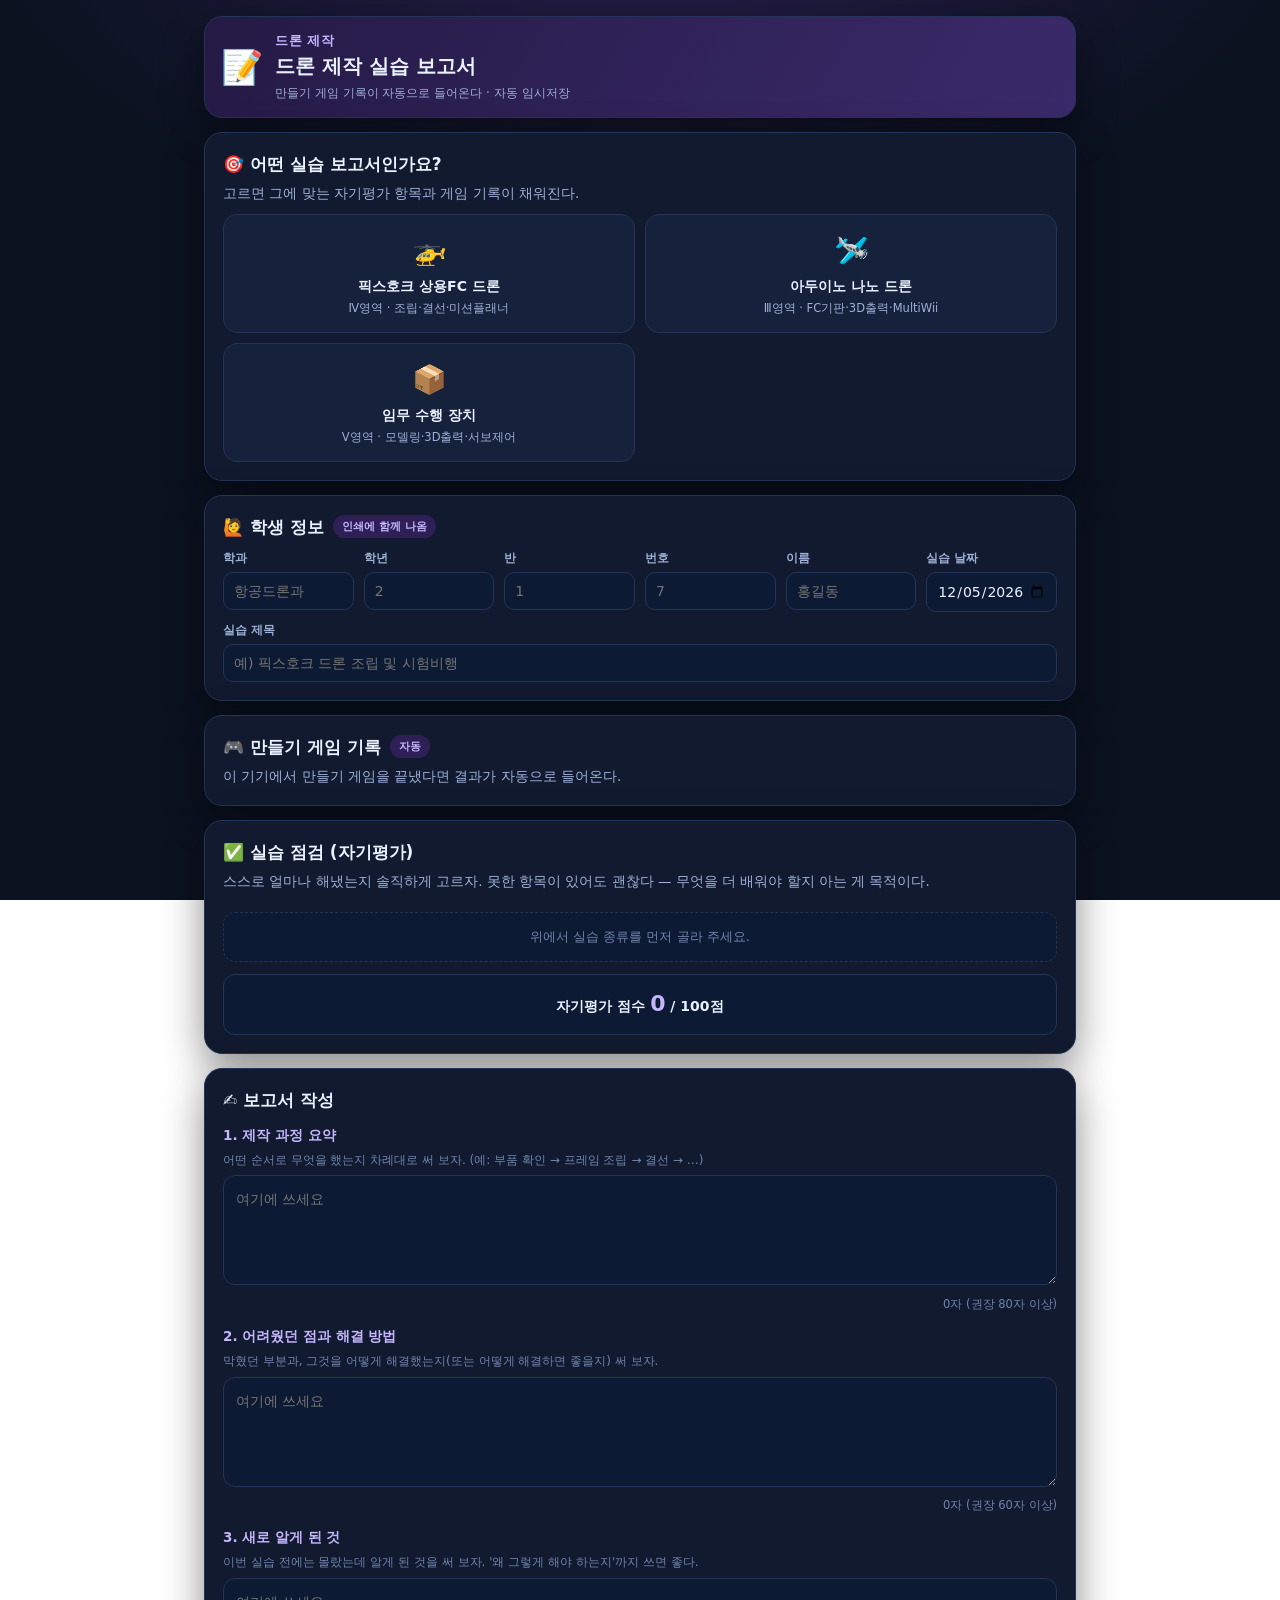
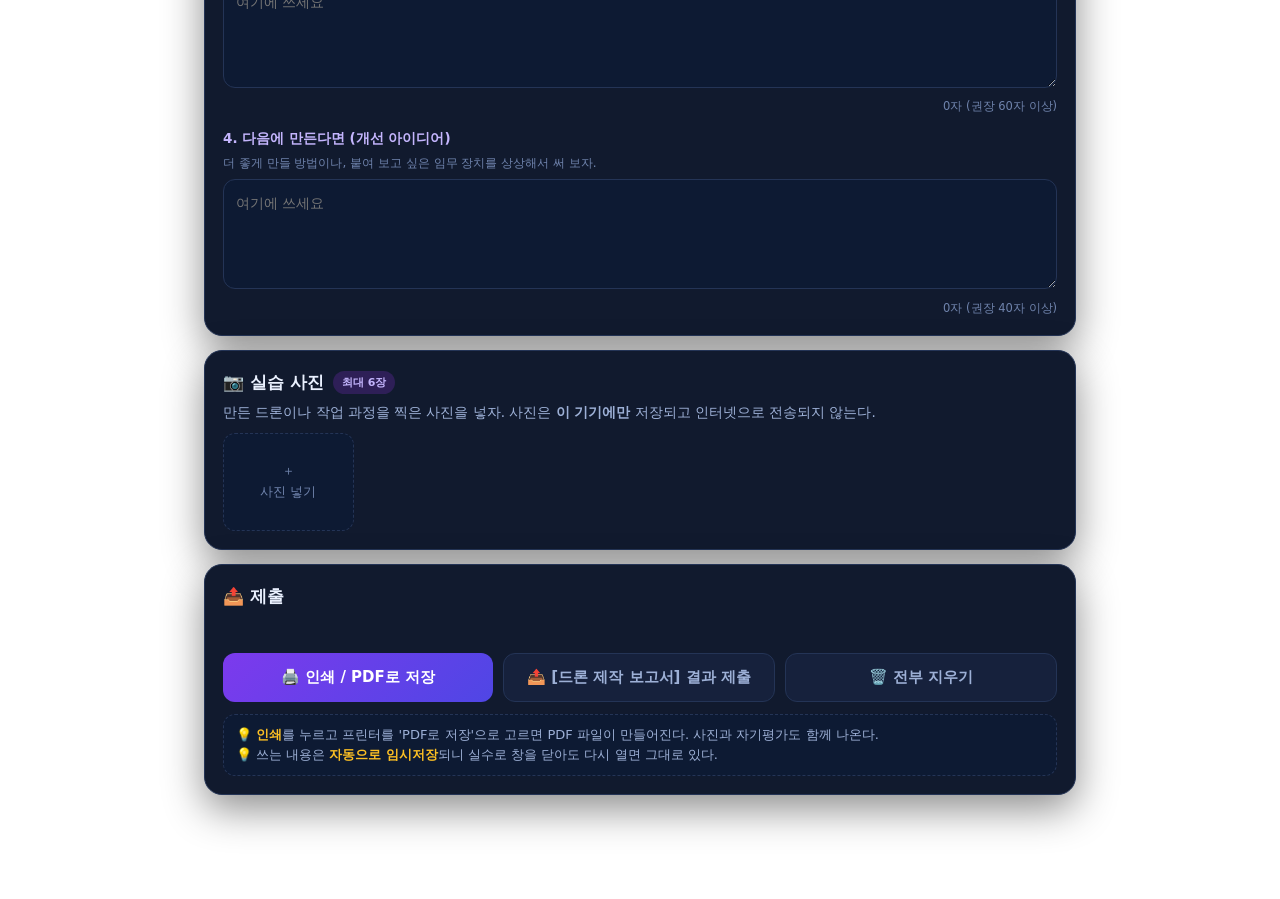
<file: report.html>
<!DOCTYPE html>
<html lang="ko">
<head>
<meta charset="UTF-8">
<!-- 수업용 「모두 같은 문제」 — ?fix=1 로 열면 문제·보기 순서가 고정됩니다 -->
<script src="https://hongyul67-cpu.github.io/links/fixorder.js"></script>
<meta name="viewport" content="width=device-width, initial-scale=1.0">
<title>드론 제작 실습 보고서</title>
<style>
  :root{
    --bg:#0b1220; --panel:#111a2e; --panel2:#16213c; --line:#243456;
    --ink:#eaf1ff; --sub:#9db0d6; --muted:#6f83ac;
    --brand:#a78bfa; --brand2:#c4b5fd; --good:#34d399; --bad:#fb7185; --gold:#fbbf24;
    --shadow:0 14px 40px rgba(0,0,0,.45);
  }
  *{box-sizing:border-box}
  html,body{margin:0;padding:0}
  body{
    background:radial-gradient(1200px 600px at 50% -10%, #2a1e4d 0%, var(--bg) 55%) fixed;
    color:var(--ink); font-family:"Malgun Gothic",system-ui,"Segoe UI",Roboto,sans-serif;
    -webkit-tap-highlight-color:transparent; line-height:1.55;
  }
  .wrap{max-width:900px;margin:0 auto;padding:16px 14px 90px}
  .btn{cursor:pointer;border:0;border-radius:12px;font-weight:800;font-family:inherit}
  .btn:active{transform:translateY(1px)}

  header.top{display:flex;align-items:center;gap:12px;padding:14px 16px;margin-bottom:14px;
    background:linear-gradient(120deg,#241a45,#3b2a6b);border:1px solid var(--line);
    border-radius:18px;box-shadow:var(--shadow)}
  .logo{font-size:34px}
  header.top .t1{font-size:13px;color:var(--brand2);font-weight:800;letter-spacing:.5px}
  header.top .t2{font-size:20px;font-weight:900}
  header.top .t3{font-size:12px;color:var(--sub);margin-top:2px}

  .card{background:var(--panel);border:1px solid var(--line);border-radius:18px;padding:18px;box-shadow:var(--shadow);margin-bottom:14px}
  .sectitle{display:flex;align-items:center;gap:9px;font-size:17px;font-weight:900;margin-bottom:6px;flex-wrap:wrap}
  .sectitle .pill{font-size:11px;background:#2e1f57;color:var(--brand2);padding:3px 9px;border-radius:999px;font-weight:800}
  .lead{font-size:13.5px;color:var(--sub);margin:2px 0 0}
  .hint{background:#0d1a33;border:1px dashed var(--line);border-radius:12px;padding:10px 12px;font-size:13px;color:var(--sub);margin-top:12px}
  .hint b{color:var(--gold)}

  /* 실습 선택 */
  .kinds{display:grid;grid-template-columns:1fr 1fr;gap:10px;margin-top:10px}
  .kind{background:var(--panel2);border:1px solid var(--line);border-radius:14px;padding:14px;cursor:pointer;text-align:center;transition:.15s}
  .kind:hover{border-color:var(--brand)}
  .kind.on{background:linear-gradient(135deg,#7c3aed,#4f46e5);border-color:transparent}
  .kind .ki{font-size:28px}
  .kind .kn{font-size:14px;font-weight:900;margin-top:4px}
  .kind .kd{font-size:11.5px;color:var(--sub);margin-top:2px}
  .kind.on .kd{color:#ddd6fe}

  /* 학생 정보 */
  .fields{display:grid;grid-template-columns:repeat(auto-fit,minmax(110px,1fr));gap:10px;margin-top:10px}
  .field label{display:block;font-size:11.5px;font-weight:800;color:var(--sub);margin-bottom:4px}
  .field input{width:100%;background:#0d1a33;border:1px solid var(--line);border-radius:10px;
    color:var(--ink);padding:10px;font-size:14px;font-family:inherit}
  .field input:focus{outline:none;border-color:var(--brand)}

  /* 게임 기록 */
  .rec{display:grid;grid-template-columns:repeat(auto-fit,minmax(90px,1fr));gap:8px;margin-top:10px;text-align:center}
  .rec div{background:#0d1a33;border:1px solid var(--line);border-radius:12px;padding:11px 5px}
  .rec b{display:block;font-size:20px;color:var(--brand2)}
  .rec span{font-size:11px;color:var(--sub)}
  .norec{background:#0d1a33;border:1px dashed var(--line);border-radius:12px;padding:14px;font-size:13px;color:var(--muted);margin-top:10px;text-align:center}

  /* 자기평가 */
  .rub{display:grid;gap:9px;margin-top:10px}
  .rubrow{background:#0d1a33;border:1px solid var(--line);border-radius:12px;padding:11px 12px}
  .rubrow.filled{border-color:var(--brand)}
  .rubrow .rq{font-size:13.5px;font-weight:700;margin-bottom:8px}
  .rubrow .rc{display:flex;flex-wrap:wrap;gap:6px}
  .rubrow .rc .btn{background:var(--panel2);border:1px solid var(--line);color:var(--ink);padding:7px 12px;font-size:12.5px}
  .rubrow .rc .btn:hover{border-color:var(--brand)}
  .rubrow .rc .btn.pick{background:linear-gradient(135deg,#7c3aed,#4f46e5);border-color:transparent;color:#fff}
  .rubtotal{margin-top:12px;background:#0d1a33;border:1px solid var(--line);border-radius:12px;padding:12px;text-align:center;font-size:14px;font-weight:900}
  .rubtotal b{color:var(--brand2);font-size:22px}

  /* 서술형 */
  .qa{margin-top:12px}
  .qa .ql{font-size:13.5px;font-weight:900;color:var(--brand2);margin-bottom:5px}
  .qa .qtip{font-size:12px;color:var(--muted);margin-bottom:6px}
  .qa textarea{width:100%;min-height:110px;background:#0d1a33;border:1px solid var(--line);border-radius:12px;
    color:var(--ink);padding:12px;font-size:14px;font-family:inherit;line-height:1.6;resize:vertical}
  .qa textarea:focus{outline:none;border-color:var(--brand)}
  .cnt{font-size:11.5px;color:var(--muted);text-align:right;margin-top:3px}
  .cnt.ok{color:var(--good)}

  /* 사진 */
  .photos{display:grid;grid-template-columns:repeat(auto-fill,minmax(120px,1fr));gap:10px;margin-top:10px}
  .photo{position:relative;border:1px solid var(--line);border-radius:12px;overflow:hidden;background:#0d1a33}
  .photo img{width:100%;display:block;aspect-ratio:4/3;object-fit:cover}
  .photo .del{position:absolute;top:5px;right:5px;background:rgba(0,0,0,.7);color:#fff;border-radius:50%;
    width:24px;height:24px;font-size:13px;display:grid;place-items:center}
  .photo .cap{width:100%;background:#0b1428;border:0;border-top:1px solid var(--line);color:var(--ink);
    padding:7px;font-size:12px;font-family:inherit}
  .photo .cap:focus{outline:none}
  .addphoto{border:1px dashed var(--line);border-radius:12px;display:grid;place-items:center;
    aspect-ratio:4/3;cursor:pointer;color:var(--muted);font-size:13px;text-align:center;background:#0d1a33}
  .addphoto:hover{border-color:var(--brand);color:var(--brand2)}

  .nav{display:flex;gap:10px;margin-top:14px;flex-wrap:wrap}
  .bigbtn{flex:1;min-width:140px;background:linear-gradient(135deg,#7c3aed,#4f46e5);color:#fff;padding:14px;font-size:15px}
  .bigbtn:disabled{opacity:.4;cursor:not-allowed}
  .bigbtn.ghost{background:var(--panel2);border:1px solid var(--line);color:var(--sub)}
  .msg{margin-top:10px;font-size:13.5px;font-weight:800;min-height:20px}
  .msg.ok{color:var(--good)} .msg.no{color:var(--bad)}
  .saved{position:fixed;left:50%;bottom:18px;transform:translateX(-50%);background:#12402f;border:1px solid var(--good);
    color:#a7f3d0;padding:9px 18px;border-radius:99px;font-size:13px;font-weight:800;opacity:0;transition:.3s;pointer-events:none;z-index:50}
  .saved.show{opacity:1}

  /* ───── 인쇄 ───── */
  .printonly{display:none}
  @media print{
    @page{size:A4;margin:14mm}
    body{background:#fff !important;color:#000 !important}
    .wrap{max-width:none;padding:0}
    header.top,.card{background:#fff !important;border:1px solid #999 !important;box-shadow:none !important;
      border-radius:0 !important;margin-bottom:8mm;padding:6mm;break-inside:avoid}
    header.top{border-bottom:2px solid #000 !important}
    .t1,.t3,.lead,.sectitle .pill,.qtip,.cnt,.hint,.nav,.addphoto,.photo .del,.kinds,.norec{display:none !important}
    .t2{font-size:18pt;color:#000}
    .sectitle{color:#000;font-size:13pt;border-bottom:1px solid #000;padding-bottom:2mm}
    .field input{background:#fff !important;color:#000 !important;border:1px solid #666 !important;
      border-radius:0 !important;font-size:10.5pt}
    .qa textarea{display:none !important}
    .qa .ptext{display:block;border:1px solid #666;padding:2.5mm;min-height:20mm;
      white-space:pre-wrap;word-break:break-word;font-size:10.5pt;color:#000;break-inside:avoid}
    .qa .ql{color:#000;font-size:11pt}
    #kindCard .sectitle{display:none !important}
    #submitCard{display:none !important}
    .rubrow{background:#fff !important;border:1px solid #999 !important;border-radius:0 !important;padding:2.5mm}
    .rubrow .rq{color:#000;font-size:10pt;margin-bottom:2mm}
    .rubrow .rc .btn{display:none}
    .rubrow .rc .btn.pick{display:inline-block;background:#fff !important;color:#000 !important;
      border:1.5px solid #000 !important;font-size:10pt}
    .rubtotal,.rec div{background:#fff !important;border:1px solid #999 !important;color:#000}
    .rubtotal b,.rec b{color:#000}
    .rec span{color:#333}
    .photo{border:1px solid #999 !important;break-inside:avoid}
    .photo .cap{background:#fff !important;color:#000 !important;border-top:1px solid #999 !important}
    .printonly{display:block}
    .field label{color:#000}
  }
</style>
</head>
<body>
<div class="wrap">

  <header class="top">
    <div class="logo">📝</div>
    <div>
      <div class="t1">드론 제작</div>
      <div class="t2">드론 제작 실습 보고서</div>
      <div class="t3">만들기 게임 기록이 자동으로 들어온다 · 자동 임시저장</div>
    </div>
  </header>

  <!-- 실습 선택 -->
  <div class="card" id="kindCard">
    <div class="printonly" id="kindPrint" style="font-weight:900"></div>
    <div class="sectitle">🎯 어떤 실습 보고서인가요?</div>
    <p class="lead">고르면 그에 맞는 자기평가 항목과 게임 기록이 채워진다.</p>
    <div class="kinds">
      <div class="kind" data-kind="pixhawk">
        <div class="ki">🚁</div><div class="kn">픽스호크 상용FC 드론</div>
        <div class="kd">Ⅳ영역 · 조립·결선·미션플래너</div>
      </div>
      <div class="kind" data-kind="arduino">
        <div class="ki">🛩️</div><div class="kn">아두이노 나노 드론</div>
        <div class="kd">Ⅲ영역 · FC기판·3D출력·MultiWii</div>
      </div>
      <div class="kind" data-kind="mission">
        <div class="ki">📦</div><div class="kn">임무 수행 장치</div>
        <div class="kd">Ⅴ영역 · 모델링·3D출력·서보제어</div>
      </div>
    </div>
  </div>

  <!-- 학생 정보 -->
  <div class="card">
    <div class="sectitle">🙋 학생 정보 <span class="pill">인쇄에 함께 나옴</span></div>
    <div class="fields">
      <div class="field"><label>학과</label><input id="fDept" placeholder="항공드론과"></div>
      <div class="field"><label>학년</label><input id="fGrade" placeholder="2"></div>
      <div class="field"><label>반</label><input id="fCls" placeholder="1"></div>
      <div class="field"><label>번호</label><input id="fNum" placeholder="7"></div>
      <div class="field"><label>이름</label><input id="fName" placeholder="홍길동"></div>
      <div class="field"><label>실습 날짜</label><input id="fDate" type="date"></div>
    </div>
    <div class="fields" style="margin-top:10px">
      <div class="field" style="grid-column:1/-1"><label>실습 제목</label><input id="fTitle" placeholder="예) 픽스호크 드론 조립 및 시험비행"></div>
    </div>
  </div>

  <!-- 게임 기록 -->
  <div class="card">
    <div class="sectitle">🎮 만들기 게임 기록 <span class="pill">자동</span></div>
    <p class="lead">이 기기에서 만들기 게임을 끝냈다면 결과가 자동으로 들어온다.</p>
    <div id="recBox"></div>
  </div>

  <!-- 자기평가 -->
  <div class="card">
    <div class="sectitle">✅ 실습 점검 (자기평가)</div>
    <p class="lead">스스로 얼마나 해냈는지 솔직하게 고르자. 못한 항목이 있어도 괜찮다 — 무엇을 더 배워야 할지 아는 게 목적이다.</p>
    <div class="rub" id="rub"></div>
    <div class="rubtotal">자기평가 점수 <b id="rubTotal">0</b> / 100점</div>
  </div>

  <!-- 서술형 -->
  <div class="card">
    <div class="sectitle">✍️ 보고서 작성</div>
    <div id="qas"></div>
  </div>

  <!-- 사진 -->
  <div class="card">
    <div class="sectitle">📷 실습 사진 <span class="pill">최대 6장</span></div>
    <p class="lead">만든 드론이나 작업 과정을 찍은 사진을 넣자. 사진은 <b>이 기기에만</b> 저장되고 인터넷으로 전송되지 않는다.</p>
    <div class="photos" id="photos">
      <div class="addphoto" id="addPhoto">＋<br>사진 넣기</div>
    </div>
    <input type="file" id="fileIn" accept="image/*" multiple style="display:none">
  </div>

  <!-- 마무리 -->
  <div class="card" id="submitCard">
    <div class="sectitle">📤 제출</div>
    <div class="msg" id="subMsg"></div>
    <div class="nav">
      <button class="btn bigbtn" id="btnPrint">🖨️ 인쇄 / PDF로 저장</button>
      <button class="btn bigbtn ghost" id="btnSubmit" style="display:none">📤 선생님께 제출</button>
      <button class="btn bigbtn ghost" id="btnClear">🗑️ 전부 지우기</button>
    </div>
    <div class="hint">💡 <b>인쇄</b>를 누르고 프린터를 'PDF로 저장'으로 고르면 PDF 파일이 만들어진다. 사진과 자기평가도 함께 나온다.<br>
    💡 쓰는 내용은 <b>자동으로 임시저장</b>되니 실수로 창을 닫아도 다시 열면 그대로 있다.</div>
  </div>

</div>
<div class="saved" id="savedTip">임시저장됨</div>

<script src="https://hongyul67-cpu.github.io/links/collector.js" data-tool="드론 제작 마스터"></script>
<script src="rc-part.js"></script>
<script src="https://hongyul67-cpu.github.io/links/rank.js" data-tool="드론 제작" data-pace="self"></script>
<script>
/* ── 랭킹전(공용 계급) + 생기부 키워드 ──
   · 랭킹: 같은 data-tool("드론 제작")을 쓰는 도구끼리 RP(랭크 포인트)가 하나로 쌓인다.
   · 생기부: 제출할 때 활동명·도전횟수·계급이 자동으로 얹혀 키워드·문장 초안이 만들어진다. */
(function(){
  var MODE_NAME = '드론 제작 실습 보고서';
  var TRY_KEY   = 'try_드론';

  function bumpTry(m){
    var d={}; try{ d=JSON.parse(localStorage.getItem(TRY_KEY))||{}; }catch(e){}
    d[m]=(d[m]||0)+1;
    try{ localStorage.setItem(TRY_KEY, JSON.stringify(d)); }catch(e){}
    return d[m];
  }
  /* 오른쪽 아래에는 이미 다른 단추들이 산다 —
     fx.js 의 소리 토글(#fxSnd) 이다.
     그냥 두면 계급 배지가 그 위에 그대로 포개져 글자가 겹쳐 읽히지 않는다.
     붙어 있는 것들을 재서 그 위로 올린다(backbar.js 가 왼쪽 아래에서 쓰는 방식과 같다).
     두 단추가 fx.js 처럼 늦게 붙는 경우가 있어 load 뒤에 한 번 더 잰다. */
  function stackBadge(el){
    function place(){
      var up=10;
      ['#fxSnd'].forEach(function(s){
        var o=document.querySelector(s); if(!o) return;
        var r=o.getBoundingClientRect();
        if(r.height) up=Math.max(up, Math.round(window.innerHeight-r.top)+6);
      });
      el.style.bottom=up+'px';
    }
    place();
    setTimeout(place,0);
    window.addEventListener('load',place);
    window.addEventListener('resize',place);   /* 폰 회전·창 크기 바뀜 */
  }
  /* 도구마다 화면 구조가 달라, 계급은 화면 구석 배지로 공통 표시한다 */
  function paintBadge(){
    if(!window.Rank || !document.body) return;
    var el=document.getElementById('rk-badge');
    if(!el){
      el=document.createElement('div'); el.id='rk-badge';
      el.style.cssText='position:fixed;right:10px;bottom:10px;z-index:9998;'
        +'font-size:11.5px;opacity:.9;pointer-events:none';
      document.body.appendChild(el);
      stackBadge(el);
    }
    try{ el.innerHTML=Rank.badge(); }catch(e){}
  }
  window.RankKit = {
    mode: MODE_NAME,
    /* 채점이 끝난 지점에서 호출 — RP 정산 + 승급 연출 */
    award: function(pct, mode){
      if(!window.Rank) return null;
      var rk=null;
      try{ rk=Rank.award(pct, {mode: mode||MODE_NAME}); }catch(e){}
      paintBadge();
      if(rk && rk.tierUp && window.FX){
        try{ FX.banner({icon:rk.tierAfter.icon, title:rk.tierAfter.name+' 승급!',
                        sub:rk.after+' RP · '+rk.tierAfter.full, stars:3}); }catch(e){}
      }
      return rk;
    }
  };
  if(document.readyState==='loading') document.addEventListener('DOMContentLoaded', paintBadge);
  else paintBadge();

  /* 생기부 — 제출 payload 에 활동명·도전횟수·계급을 자동으로 붙인다 */
  var t=setInterval(function(){
    if(!window.ResultCollector) return;
    clearInterval(t);
    if(ResultCollector.__kit) return;
    ResultCollector.__kit=1;
    var orig=ResultCollector.open;
    ResultCollector.open=function(p){
      p=p||{};
      var m=p.mode||MODE_NAME;
      p.mode=m;
      if(p.retry===undefined) p.retry=bumpTry(m);
      if(p.tier===undefined && window.Rank){ try{ p.tier=Rank.get().tier.full; }catch(e){} }
      return orig.call(this,p);
    };
  }, 60);
})();
</script>
<script src="https://hongyul67-cpu.github.io/links/fx.js"></script>
<script>
(function(){
"use strict";
var $=function(s,r){return (r||document).querySelector(s)};
var $$=function(s,r){return Array.prototype.slice.call((r||document).querySelectorAll(s))};
var KEY="drone_report_v1";

/* ── 자기평가 항목 ── */
var RUBRIC={
 pixhawk:[
  "프레임을 순서대로 조립하고, 모터를 정확한 번호와 자리에 달았는가?",
  "ESC 신호선·전원선과 GPS·텔레메트리·수신기를 올바른 포트에 배선했는가?",
  "프로펠러의 회전 방향(CW/CCW)을 이해하고 알맞게 결착했는가?",
  "조종기와 수신기를 바인딩하고 채널(AETR)과 비행 모드를 설정했는가?",
  "미션 플래너로 가속도계·나침반·ESC 보정과 페일세이프를 설정했는가?"
 ],
 arduino:[
  "자이로 센서의 역할을 알고, 결선표대로 아두이노 나노 FC 기판을 만들었는가?",
  "드론 프레임을 모델링하고 알맞은 출력 옵션으로 3D 출력했는가?",
  "모터·ESC·수신기·배터리를 올바른 순서와 방법으로 조립했는가?",
  "MultiWii를 구동하고 config.h 설정과 가속 센서 보정을 마쳤는가?",
  "비행 전 안전 점검 항목과 비상 상황 대처 요령을 알고 있는가?"
 ],
 mission:[
  "에어 드롭 장치와 2축 짐벌이 어떤 장치인지 알고, 서보모터가 어떤 역할을 하는지 설명할 수 있는가?",
  "인벤터로 스케치와 돌출을 반복해 에어 드롭 장치를 모델링하고 STL로 내보냈는가?",
  "에어 드롭 장치에 맞는 출력 설정(레이어 높이·서포트 범위·채우기·리트랙션)을 고를 수 있는가?",
  "서보 제어 명령(Servo.h·attach·write)을 이해하고 걸쇠가 물건을 놓도록 각도를 제어했는가?",
  "임무 장치를 CH5·CH6에 연결하는 순서를 알고, 모델링→STL→슬라이싱→G코드→출력→후가공 과정을 설명할 수 있는가?"
 ]
};
var LEVELS=[["매우 잘함",20],["잘함",15],["보통",10],["노력 요함",5]];

/* ── 서술형 ── */
var QAS=[
 {k:"q1",l:"1. 제작 과정 요약",tip:"어떤 순서로 무엇을 했는지 차례대로 써 보자. (예: 부품 확인 → 프레임 조립 → 결선 → …)",min:80},
 {k:"q2",l:"2. 어려웠던 점과 해결 방법",tip:"막혔던 부분과, 그것을 어떻게 해결했는지(또는 어떻게 해결하면 좋을지) 써 보자.",min:60},
 {k:"q3",l:"3. 새로 알게 된 것",tip:"이번 실습 전에는 몰랐는데 알게 된 것을 써 보자. '왜 그렇게 해야 하는지'까지 쓰면 좋다.",min:60},
 {k:"q4",l:"4. 다음에 만든다면 (개선 아이디어)",tip:"더 좋게 만들 방법이나, 붙여 보고 싶은 임무 장치를 상상해서 써 보자.",min:40}
];

var S={kind:"",rub:{},photos:[]};

/* ── 실습 선택 ── */
$$(".kind").forEach(function(k){
  k.addEventListener("click",function(){ setKind(k.dataset.kind); save(); });
});
/* 실습 종류마다 다른 것들 — 영역 이름 · 기본 제목 · 짧은 이름 · 게임 기록 키 */
var KIND={
  pixhawk:{area:"Ⅳ. 상용 FC(픽스호크) 드론 제작",            title:"픽스호크 상용FC 드론 조립 및 시험비행",
           short:"픽스호크", rec:"drone_build_pixhawk"},
  arduino:{area:"Ⅲ. 마이크로프로세서(아두이노 나노) 드론 제작", title:"아두이노 나노 드론 제작 및 비행 테스트",
           short:"아두이노", rec:"drone_build_arduino"},
  mission:{area:"Ⅴ. 임무 수행 장치(에어 드롭·짐벌) 제작",      title:"에어 드롭 장치 모델링·출력 및 서보 제어",
           short:"임무장치", rec:"drone_lesson_mission"}
};
function setKind(kind){
  S.kind=kind;
  var K=KIND[kind]||{};
  $$(".kind").forEach(function(k){ k.classList.toggle("on",k.dataset.kind===kind) });
  $("#kindPrint").textContent = "실습 영역 : " + (K.area||"");
  drawRubric(); drawRecord();
  if(!$("#fTitle").value) $("#fTitle").value = K.title||"";
}

/* ── 자기평가 ── */
function drawRubric(){
  var box=$("#rub"); box.innerHTML="";
  var list=RUBRIC[S.kind]||[];
  if(!list.length){ box.innerHTML='<div class="norec">위에서 실습 종류를 먼저 골라 주세요.</div>'; total(); return; }
  list.forEach(function(q,i){
    var row=document.createElement("div");
    row.className="rubrow"+(S.rub[i]?" filled":"");
    var h='<div class="rq">'+(i+1)+'. '+q+'</div><div class="rc">';
    LEVELS.forEach(function(L){
      h+='<button class="btn'+(S.rub[i]===L[1]?" pick":"")+'" data-v="'+L[1]+'">'+L[0]+' ('+L[1]+'점)</button>';
    });
    row.innerHTML=h+'</div>';
    $$(".btn",row).forEach(function(b){
      b.addEventListener("click",function(){
        var fresh=!row.classList.contains("filled");
        S.rub[i]=+b.dataset.v;
        $$(".btn",row).forEach(function(x){x.classList.remove("pick")});
        b.classList.add("pick"); row.classList.add("filled");
        if(window.FX){ FX.punch(b); if(fresh) FX.burst(b,{color:"#a78bfa",n:7,dist:42}); }
        total(); save();
        var list=RUBRIC[S.kind]||[];
        if(list.length && $$("#rub .rubrow.filled").length===list.length && window.FX && !S._rubDone){
          S._rubDone=true;
          var t=total(), stars=t>=90?3:(t>=70?2:1);
          setTimeout(function(){
            FX.banner({icon:"✅",title:"자기평가 완료 · "+t+"점",
              sub:"솔직하게 매겼다면 그걸로 충분하다.<br>이제 아래 <b>서술형 4문항</b>을 채워 보자.",
              stars:stars, btn:"보고서 쓰러 가기 →",
              onClose:function(){ var q=$("#q1"); if(q) q.scrollIntoView({behavior:"smooth",block:"center"}) }});
          },350);
        }
      });
    });
    box.appendChild(row);
  });
  total();
}
function total(){
  var t=0, list=RUBRIC[S.kind]||[];
  list.forEach(function(_,i){ t += S.rub[i]||0 });
  $("#rubTotal").textContent=t;
  return t;
}

/* ── 게임 기록 ── */
function drawRecord(){
  var box=$("#recBox");
  var raw=null;
  try{ raw=localStorage.getItem((KIND[S.kind]||{}).rec) }catch(e){}
  if(!S.kind){ box.innerHTML='<div class="norec">위에서 실습 종류를 먼저 골라 주세요.</div>'; return; }
  if(!raw){
    box.innerHTML='<div class="norec">아직 만들기 게임 기록이 없다. 게임을 먼저 끝내면 여기에 자동으로 들어온다.<br>'+
      '<span style="font-size:12px">(보고서만 써도 괜찮다)</span></div>';
    S.rec=null; return;
  }
  var d; try{ d=JSON.parse(raw) }catch(e){ box.innerHTML='<div class="norec">기록을 읽을 수 없다.</div>'; return; }
  S.rec=d;
  /* 임무 장치는 lesson.js 로 돌아가 실수 횟수·걸린 시간을 남기지 않는다.
     학습지 점수만 있으므로 그 모양에 맞춰 따로 그린다. */
  if(S.kind==="mission"){
    box.innerHTML='<div class="rec"><div><b>'+(d.score||0)+'</b><span>학습지 점수</span></div>'+
      '<div><b>'+(d.correct||0)+' / '+(d.total||0)+'</b><span>맞은 문항</span></div></div>';
    return;
  }
  var names = S.kind==="arduino"
    ? {pin:"핀 결선",print:"3D 출력",build:"조립",sw:"MultiWii",safe:"안전"}
    : {frame:"조립",wire:"결선",prop:"프로펠러",tx:"조종기",cal:"보정",fly:"시험비행"};
  var h='<div class="rec"><div><b>'+d.score+'</b><span>게임 점수</span></div>'+
        '<div><b>'+d.totalMiss+'</b><span>실수 횟수</span></div>'+
        '<div><b>'+d.minutes+'분</b><span>걸린 시간</span></div>';
  Object.keys(names).forEach(function(k){
    h+='<div><b>'+(d.miss[k]||0)+'</b><span>'+names[k]+'</span></div>';
  });
  box.innerHTML=h+'</div>';
}

/* ── 서술형 ── */
(function(){
  var box=$("#qas");
  QAS.forEach(function(q){
    var el=document.createElement("div");
    el.className="qa";
    el.innerHTML='<div class="ql">'+q.l+'</div><div class="qtip">'+q.tip+'</div>'+
      '<textarea id="'+q.k+'" placeholder="여기에 쓰세요"></textarea>'+
      '<div class="ptext printonly" id="p_'+q.k+'"></div>'+
      '<div class="cnt" id="c_'+q.k+'">0자 (권장 '+q.min+'자 이상)</div>';
    box.appendChild(el);
    var ta=$("#"+q.k,el), c=$("#c_"+q.k,el);
    ta.addEventListener("input",function(){
      var n=ta.value.trim().length;
      var was=c.classList.contains("ok");
      c.textContent=n+"자 (권장 "+q.min+"자 이상)";
      c.className="cnt"+(n>=q.min?" ok":"");
      if(!was && n>=q.min && window.FX){ FX.burst(c,{color:"#34d399",n:8,dist:40}); FX.punch(c); FX.sound("up"); }
      autoGrow(ta); syncPrint(); save();
    });
  });
})();
function autoGrow(ta){ ta.style.height="auto"; ta.style.height=Math.max(110,ta.scrollHeight)+"px" }
function syncPrint(){ QAS.forEach(function(q){ $("#p_"+q.k).textContent=$("#"+q.k).value }) }

/* ── 사진 ── */
$("#addPhoto").addEventListener("click",function(){ $("#fileIn").click() });
$("#fileIn").addEventListener("change",function(e){
  var files=Array.prototype.slice.call(e.target.files||[]);
  files.forEach(function(f){
    if(S.photos.length>=6){ msg("no","사진은 최대 6장까지 넣을 수 있다."); return; }
    var r=new FileReader();
    r.onload=function(){ shrink(r.result,function(url){ S.photos.push({url:url,cap:""}); drawPhotos(); save(); }) };
    r.readAsDataURL(f);
  });
  e.target.value="";
});
function shrink(dataUrl,cb){          // 저장 용량을 위해 가로 900px로 줄인다
  var img=new Image();
  img.onload=function(){
    var w=img.width,h=img.height,M=900;
    if(w>M){ h=Math.round(h*M/w); w=M }
    var cv=document.createElement("canvas"); cv.width=w; cv.height=h;
    cv.getContext("2d").drawImage(img,0,0,w,h);
    cb(cv.toDataURL("image/jpeg",0.72));
  };
  img.onerror=function(){ cb(dataUrl) };
  img.src=dataUrl;
}
function drawPhotos(){
  var box=$("#photos");
  $$(".photo",box).forEach(function(p){p.remove()});
  S.photos.forEach(function(p,i){
    var el=document.createElement("div");
    el.className="photo";
    el.innerHTML='<img src="'+p.url+'" alt="실습 사진 '+(i+1)+'"><div class="del">✕</div>'+
      '<input class="cap" placeholder="사진 설명" value="'+String(p.cap).replace(/"/g,"&quot;")+'">';
    $(".del",el).addEventListener("click",function(){ S.photos.splice(i,1); drawPhotos(); save() });
    $(".cap",el).addEventListener("input",function(e){ p.cap=e.target.value; save() });
    box.insertBefore(el,$("#addPhoto"));
  });
  $("#addPhoto").style.display = S.photos.length>=6 ? "none" : "grid";
}

/* ── 저장 / 불러오기 ── */
var saveT=null;
function save(){
  clearTimeout(saveT);
  saveT=setTimeout(function(){
    var d={kind:S.kind,rub:S.rub,photos:S.photos,f:{},q:{}};
    ["fDept","fGrade","fCls","fNum","fName","fDate","fTitle"].forEach(function(k){ d.f[k]=$("#"+k).value });
    QAS.forEach(function(q){ d.q[q.k]=$("#"+q.k).value });
    try{ localStorage.setItem(KEY,JSON.stringify(d)); flash() }
    catch(e){ msg("no","저장 공간이 부족하다. 사진을 몇 장 줄여 보자.") }
  },400);
}
function flash(){ var t=$("#savedTip"); t.classList.add("show"); setTimeout(function(){t.classList.remove("show")},900) }
function load(){
  var raw=null; try{ raw=localStorage.getItem(KEY) }catch(e){}
  var d=null; if(raw){ try{ d=JSON.parse(raw) }catch(e){} }
  if(d){
    S.rub=d.rub||{}; S.photos=d.photos||[];
    Object.keys(d.f||{}).forEach(function(k){ if($("#"+k)) $("#"+k).value=d.f[k] });
    Object.keys(d.q||{}).forEach(function(k){ if($("#"+k)) $("#"+k).value=d.q[k] });
    if(d.kind) setKind(d.kind);
    drawPhotos();
    QAS.forEach(function(q){
      var ta=$("#"+q.k), n=ta.value.trim().length, c=$("#c_"+q.k);
      c.textContent=n+"자 (권장 "+q.min+"자 이상)"; c.className="cnt"+(n>=q.min?" ok":"");
      autoGrow(ta);
    });
    syncPrint();
  }
  // URL에서 넘어온 실습 종류
  var from=new URLSearchParams(location.search).get("from");
  if(KIND[from]) setKind(from);
  if(!S.kind) drawRubric();
  if(!$("#fDate").value){
    var t=new Date(), p=function(n){return (n<10?"0":"")+n};
    $("#fDate").value=t.getFullYear()+"-"+p(t.getMonth()+1)+"-"+p(t.getDate());
  }
}
["fDept","fGrade","fCls","fNum","fName","fDate","fTitle"].forEach(function(k){
  $("#"+k).addEventListener("input",save);
});

/* ── 인쇄 · 제출 · 초기화 ── */
$("#btnPrint").addEventListener("click",function(){
  if(!S.kind){ msg("no","실습 종류를 먼저 골라 주세요."); return; }
  syncPrint();
  setTimeout(function(){ window.print() },120);
});
$("#btnClear").addEventListener("click",function(){
  if(!confirm("작성한 보고서를 전부 지울까요? 되돌릴 수 없습니다.")) return;
  try{ localStorage.removeItem(KEY) }catch(e){}
  location.reload();
});
function msg(c,t){ var e=$("#subMsg"); e.className="msg "+(c||""); e.textContent=t }

// 제출 버튼은 ?rc= 링크가 아니어도 항상 보인다 (규약 §1 ③)
{
  $("#btnSubmit").style.display="block";
  $("#btnSubmit").textContent="📤 [드론 제작 보고서] 결과 제출";
  $("#btnSubmit").addEventListener("click",function(){
    if(!S.kind){ msg("no","실습 종류를 먼저 골라 주세요."); return; }
    var empty=QAS.filter(function(q){ return $("#"+q.k).value.trim().length<20 });
    if(empty.length){ msg("no","아직 덜 쓴 항목이 있다 — "+empty.map(function(q){return q.l}).join(", ")); return; }
    var body=QAS.map(function(q){ return "["+q.l+"] "+$("#"+q.k).value.trim().replace(/\s+/g," ") }).join("  //  ");
    if(body.length>4000) body=body.slice(0,4000)+"…(줄임)";
    var short=(KIND[S.kind]||{}).short||S.kind;
    var sent=RCPart.submit("드론 제작 — 보고서("+short+")", {
      score: total(),
      correct: QAS.length-empty.length,
      total: QAS.length,
      wrong: "["+short+"] "+body,
      durationSec: 0,
      labels:{score:"자기평가 점수",correct:"작성한 항목",total:"전체 항목",rate:"작성률(%)",wrong:"보고서 내용"}
    }, ["제작 과정을 스스로 정리해 보고서로 작성함"]);
    if(!sent) return;
    msg("ok","제출 창을 열었다. 반·번호를 넣고 보내면 된다. (사진은 인쇄본으로 내자)");
    if(window.FX) FX.sound("clear");
  });
}

load(); drawPhotos();
})();
</script>
<!-- 공용 기록 초기화 (교실 공용 PC용) -->
<script src="https://hongyul67-cpu.github.io/links/reset.js"></script>
<script src="https://hongyul67-cpu.github.io/links/backbar.js"></script>
</body>
</html>
</file>
<file: lesson.css>
/* 드론 제작 이론 차시 공용 스타일 */
:root{
  --bg:#0b1220; --panel:#111a2e; --panel2:#16213c; --line:#243456;
  --ink:#eaf1ff; --sub:#9db0d6; --muted:#6f83ac;
  --brand:#38bdf8; --brand2:#22d3ee; --good:#34d399; --bad:#fb7185;
  --gold:#fbbf24; --violet:#a78bfa;
  --shadow:0 14px 40px rgba(0,0,0,.45);
}
*{box-sizing:border-box}
html,body{margin:0;padding:0}
body{
  background:radial-gradient(1200px 600px at 50% -10%, #14264a 0%, var(--bg) 55%) fixed;
  color:var(--ink); font-family:"Malgun Gothic",system-ui,"Segoe UI",Roboto,sans-serif;
  -webkit-tap-highlight-color:transparent; line-height:1.55;
}
.wrap{max-width:900px;margin:0 auto;padding:16px 14px 90px}
.btn{cursor:pointer;border:0;border-radius:12px;font-weight:800;font-family:inherit}
.btn:active{transform:translateY(1px)}
code{background:#0b1428;border:1px solid var(--line);border-radius:5px;padding:1px 5px;font-size:12.5px;color:var(--gold)}

header.top{display:flex;align-items:center;gap:12px;padding:14px 16px;margin-bottom:14px;
  background:linear-gradient(120deg,#0e1b38,#122a52);border:1px solid var(--line);
  border-radius:18px;box-shadow:var(--shadow)}
header.top .logo{font-size:34px;filter:drop-shadow(0 4px 8px rgba(56,189,248,.4))}
header.top .t1{font-size:13px;color:var(--brand);font-weight:800;letter-spacing:.5px}
header.top .t2{font-size:20px;font-weight:900}
header.top .t3{font-size:12px;color:var(--sub);margin-top:2px}

/* ── 진행 활주로: 드론이 진도만큼 날아오른다 ── */
.flightpath{position:relative;height:132px;margin-bottom:12px;border:1px solid var(--line);
  border-radius:18px;overflow:hidden;box-shadow:var(--shadow);
  background:linear-gradient(180deg,#0a1730 0%,#12305c 55%,#1b4a7a 100%)}
.flightpath .fp-sun{position:absolute;right:16px;top:12px;width:34px;height:34px;border-radius:50%;
  background:radial-gradient(circle,#fde68a,#f59e0b);opacity:.55;filter:blur(1px)}
.flightpath .fp-cloud{position:absolute;background:rgba(255,255,255,.13);border-radius:99px;filter:blur(2px)}
.flightpath .fp-cloud.c1{width:70px;height:16px;left:14%;top:20%;animation:fpc 26s linear infinite}
.flightpath .fp-cloud.c2{width:46px;height:12px;left:62%;top:36%;animation:fpc 34s linear infinite reverse}
@keyframes fpc{from{transform:translateX(-30px)}to{transform:translateX(240px)}}
.flightpath .fp-ground{position:absolute;left:0;right:0;bottom:0;height:22px;background:#14532d;opacity:.75}
.flightpath .fp-path{position:absolute;left:5%;right:5%;bottom:20px;height:0;
  border-top:2px dashed rgba(148,197,255,.35)}
.flightpath .fp-marks{position:absolute;left:0;right:0;bottom:14px;height:14px}
.flightpath .fp-mark{position:absolute;width:11px;height:11px;margin-left:-5px;border-radius:50%;
  background:#0d1a33;border:2px solid #3d5588;transition:.35s}
.flightpath .fp-mark.on{background:var(--good);border-color:var(--good);
  box-shadow:0 0 10px rgba(52,211,153,.8);transform:scale(1.2)}
.flightpath .fp-drone{position:absolute;left:6%;bottom:12%;width:64px;height:64px;margin:0 0 -20px -32px;
  transition:left .9s cubic-bezier(.4,0,.2,1),bottom .9s cubic-bezier(.4,0,.2,1)}
.flightpath .fp-drone .dz{max-width:none;width:100%;aspect-ratio:1}
.flightpath .fp-drone .dz .cap{display:none}
.flightpath .fp-emoji{font-size:32px;text-align:center;line-height:64px}
.flightpath .fp-pct{position:absolute;left:12px;top:10px;font-size:12px;font-weight:800;color:var(--sub)}
.flightpath .fp-pct b{font-size:19px;color:var(--brand2);font-weight:900}
.flightpath.done{background:linear-gradient(180deg,#0a1730 0%,#1b4a7a 45%,#3d86c4 100%)}
.flightpath.done .fp-pct b{color:var(--good)}

.hudrow{margin-bottom:12px}

.steps{display:grid;gap:6px;margin-bottom:16px}
.step{background:var(--panel);border:1px solid var(--line);border-radius:12px;
  padding:9px 3px;text-align:center;cursor:pointer;transition:.15s;position:relative;overflow:hidden}
.step .ico{font-size:19px;display:block}
.step .lb{font-size:10.5px;font-weight:800;color:var(--sub);margin-top:2px;line-height:1.2}
.step.on{background:linear-gradient(135deg,#0ea5e9,#2563eb);border-color:transparent}
.step.on .lb{color:#fff}
.step.done::after{content:"✓";position:absolute;top:3px;right:5px;color:var(--good);font-weight:900;font-size:12px}
.step.locked{opacity:.45}

section.panel{display:none;animation:fade .25s ease}
section.panel.show{display:block}
@keyframes fade{from{opacity:0;transform:translateY(6px)}to{opacity:1;transform:none}}

.card{background:var(--panel);border:1px solid var(--line);border-radius:18px;padding:18px;
  box-shadow:var(--shadow);margin-bottom:14px}
.sectitle{display:flex;align-items:center;gap:9px;font-size:18px;font-weight:900;margin-bottom:4px;flex-wrap:wrap}
.sectitle .pill{font-size:11px;background:#0b3a52;color:var(--brand2);padding:3px 9px;border-radius:999px;font-weight:800}
.lead{font-size:14px;color:var(--sub);margin:4px 0 0}
.hint{background:#0d1a33;border:1px dashed var(--line);border-radius:12px;padding:10px 12px;
  font-size:13px;color:var(--sub);margin-top:12px}
.hint b{color:var(--gold)}
.warn{background:#3a2f10;border:1px solid #7c5b12;border-radius:12px;padding:10px 12px;
  font-size:12.5px;color:#fde68a;margin-top:10px}

.bar{height:9px;background:#0d1a33;border-radius:99px;overflow:hidden;margin-top:12px;border:1px solid var(--line)}
.bar i{display:block;height:100%;background:linear-gradient(90deg,#0ea5e9,#22d3ee);width:0;transition:.3s}
.nav{display:flex;gap:10px;margin-top:14px;flex-wrap:wrap}
.bigbtn{flex:1;min-width:150px;background:linear-gradient(135deg,#0ea5e9,#2563eb);color:#fff;padding:14px;font-size:15px}
.bigbtn:disabled{opacity:.4;cursor:not-allowed}
.bigbtn.ghost{background:var(--panel2);border:1px solid var(--line);color:var(--sub);flex:0 0 auto;min-width:100px}
.bigbtn.gold{background:linear-gradient(135deg,#f59e0b,#d97706)}
.msg{margin-top:10px;font-size:13.5px;font-weight:800;min-height:20px}
.msg.ok{color:var(--good)} .msg.no{color:var(--bad)}

/* 배우기 카드 */
.cards{display:grid;grid-template-columns:repeat(auto-fill,minmax(150px,1fr));gap:10px;margin-top:12px}
.lc{background:var(--panel2);border:1px solid var(--line);border-radius:14px;padding:12px;cursor:pointer;
  transition:.15s;text-align:center}
.lc:hover{border-color:var(--brand)}
.lc .ci{font-size:30px}
.lc .cn{font-size:13px;font-weight:900;margin-top:4px}
.lc.seen{border-color:var(--good);background:#132a2c}
.lc.seen::after{content:" ✓";color:var(--good);font-weight:900}
.lc{transition:.15s,transform .3s}
.detail{margin-top:12px;background:#0d1a33;border:1px solid var(--line);border-radius:14px;padding:14px;min-height:96px}
.detail.pop{animation:dpop .35s cubic-bezier(.34,1.5,.64,1)}
@keyframes dpop{0%{transform:scale(.97);opacity:.4}100%{transform:none;opacity:1}}
.detail h4{margin:0 0 6px;font-size:16px;color:var(--brand2)}
.detail ul{margin:6px 0 0;padding-left:18px;font-size:13.5px;color:var(--sub)}
.detail li{margin-bottom:4px}
.detail b{color:var(--ink)}

/* 선택지 버튼 */
.opts{display:flex;flex-wrap:wrap;gap:8px;margin-top:10px}
.opt{background:var(--panel2);border:1px solid var(--line);color:var(--ink);padding:9px 13px;
  border-radius:11px;font-size:13px;font-weight:700}
.opt:hover{border-color:var(--brand)}
.opt.sel{background:linear-gradient(135deg,#0ea5e9,#2563eb);border-color:transparent;color:#fff}
.opt.used{opacity:.32;pointer-events:none}

/* 매칭 */
.rows{display:grid;gap:8px;margin-top:10px}
.row{display:flex;align-items:center;gap:10px;background:#0d1a33;border:1px solid var(--line);
  border-radius:11px;padding:10px 12px;font-size:13px;cursor:pointer}
.row .rk{font-weight:900;color:var(--brand2);min-width:96px}
.row .rv{flex:1;color:var(--muted)}
.row.sel{border-color:var(--brand);background:#16305c}
.row.ok{border-color:var(--good);background:#12402f}
.row.ok .rv{color:#a7f3d0;font-weight:800}

/* 분류(통에 넣기) */
.bins{display:grid;grid-template-columns:repeat(auto-fit,minmax(150px,1fr));gap:10px;margin-top:12px}
.bin{background:#0d1a33;border:2px dashed var(--line);border-radius:14px;padding:11px;min-height:104px;cursor:pointer}
.bin:hover{border-color:var(--brand)}
.bin .bt{font-size:13px;font-weight:900;color:var(--brand2);text-align:center;margin-bottom:7px}
.bin .bi{background:#12402f;border:1px solid var(--good);border-radius:9px;padding:5px 8px;
  font-size:12px;margin-bottom:5px;color:#a7f3d0;font-weight:700}
.bin.shake{animation:shk .4s}
@keyframes shk{0%,100%{transform:none}25%{transform:translateX(-6px)}75%{transform:translateX(6px)}}

/* 맞는 것 고르기 */
.checks{display:grid;gap:7px;margin-top:10px}
.chk{display:flex;gap:10px;align-items:flex-start;background:#0d1a33;border:1px solid var(--line);
  border-radius:11px;padding:10px 12px;font-size:13px;cursor:pointer}
.chk .box{width:22px;height:22px;flex:none;border-radius:6px;border:2px solid var(--line);
  display:grid;place-items:center;font-size:13px;color:transparent}
.chk.on{border-color:var(--good);background:#12402f}
.chk.on .box{background:var(--good);border-color:var(--good);color:#06281c}
.chk.shake{animation:shk .4s}

/* 순서 */
.seq{display:flex;flex-direction:column;gap:8px;margin-top:10px}
.seqslot{display:flex;align-items:center;gap:10px;background:#0d1a33;border:1px solid var(--line);
  border-radius:11px;padding:9px 12px;font-size:13.5px;min-height:44px}
.seqslot .no{width:24px;height:24px;flex:none;border-radius:50%;background:var(--panel2);
  display:grid;place-items:center;font-size:12px;font-weight:900;color:var(--sub)}
.seqslot.filled .no{background:linear-gradient(135deg,#0ea5e9,#2563eb);color:#fff}

/* 학습지 */
.q{background:#0d1a33;border:1px solid var(--line);border-radius:14px;padding:14px;margin-bottom:10px}
.q .qh{font-size:14px;font-weight:800;margin-bottom:9px}
.q .qh .no{display:inline-grid;place-items:center;width:22px;height:22px;border-radius:50%;
  background:var(--panel2);color:var(--brand2);font-size:12px;font-weight:900;margin-right:7px}
.q .ans{display:grid;gap:6px}
.q .ans .a{background:var(--panel2);border:1px solid var(--line);color:var(--ink);border-radius:10px;
  padding:9px 12px;font-size:13px;text-align:left;cursor:pointer;font-family:inherit;font-weight:600}
.q .ans .a:hover{border-color:var(--brand)}
.q .ans .a.sel{background:linear-gradient(135deg,#0ea5e9,#2563eb);border-color:transparent;color:#fff}
.q input.short{width:100%;background:var(--panel2);border:1px solid var(--line);border-radius:10px;
  color:var(--ink);padding:10px;font-size:14px;font-family:inherit}
.q input.short:focus{outline:none;border-color:var(--brand)}
.q.right{border-color:var(--good)} .q.wrong{border-color:var(--bad)}
.q .exp{margin-top:9px;font-size:12.5px;padding:9px 11px;border-radius:10px;display:none}
.q.right .exp{display:block;background:#12402f;color:#a7f3d0}
.q.wrong .exp{display:block;background:#43121f;color:#fecdd3}

.score{display:grid;grid-template-columns:repeat(3,1fr);gap:10px;margin-top:12px;text-align:center}
.score div{background:#0d1a33;border:1px solid var(--line);border-radius:14px;padding:14px 6px}
.score b{display:block;font-size:26px;color:var(--brand2)}
.score span{font-size:12px;color:var(--sub)}

/* ── 탐구 보고서 (type:"probe") ── */
.pguide{background:#0d1830;border:1px dashed var(--line);border-radius:14px;padding:13px 14px;margin:6px 0 14px;font-size:13px;color:var(--sub)}
.pguide .pg-h{font-weight:900;color:var(--brand2);margin-bottom:6px;font-size:13.5px}
.pguide .pg-kw{display:flex;flex-wrap:wrap;gap:6px;margin-top:8px}
.pguide .pg-kw span{font-size:11.5px;background:#132a4a;border:1px solid var(--line);color:var(--brand);padding:3px 9px;border-radius:99px;font-weight:700}
.pf{margin-bottom:13px}
.pf .pfl{font-size:13.5px;font-weight:900;color:var(--ink);margin-bottom:3px}
.pf .pfl .pfr{color:var(--bad);font-size:11px;margin-left:4px}
.pf .pft{font-size:12px;color:var(--muted);margin-bottom:6px}
.pf input,.pf textarea{width:100%;background:#0d1830;border:1px solid var(--line);border-radius:11px;
  color:var(--ink);padding:11px 12px;font-size:14px;font-family:inherit;line-height:1.6}
.pf textarea{min-height:80px;resize:vertical}
.pf input:focus,.pf textarea:focus{outline:none;border-color:var(--brand);box-shadow:0 0 0 3px rgba(56,189,248,.14)}
.pf .pfc{font-size:11.5px;color:var(--muted);text-align:right;margin-top:3px}
.pf .pfc.ok{color:var(--good)}
.phelper{font-size:12.5px;color:var(--muted);text-align:center;margin:6px 0}
.psaved{position:fixed;left:50%;bottom:18px;transform:translateX(-50%);background:#12402f;border:1px solid var(--good);
  color:#a7f3d0;padding:9px 18px;border-radius:99px;font-size:13px;font-weight:800;opacity:0;transition:.3s;pointer-events:none;z-index:50}
.psaved.show{opacity:1}

.foot{text-align:center;font-size:12px;color:var(--muted);margin-top:18px}
</file>
